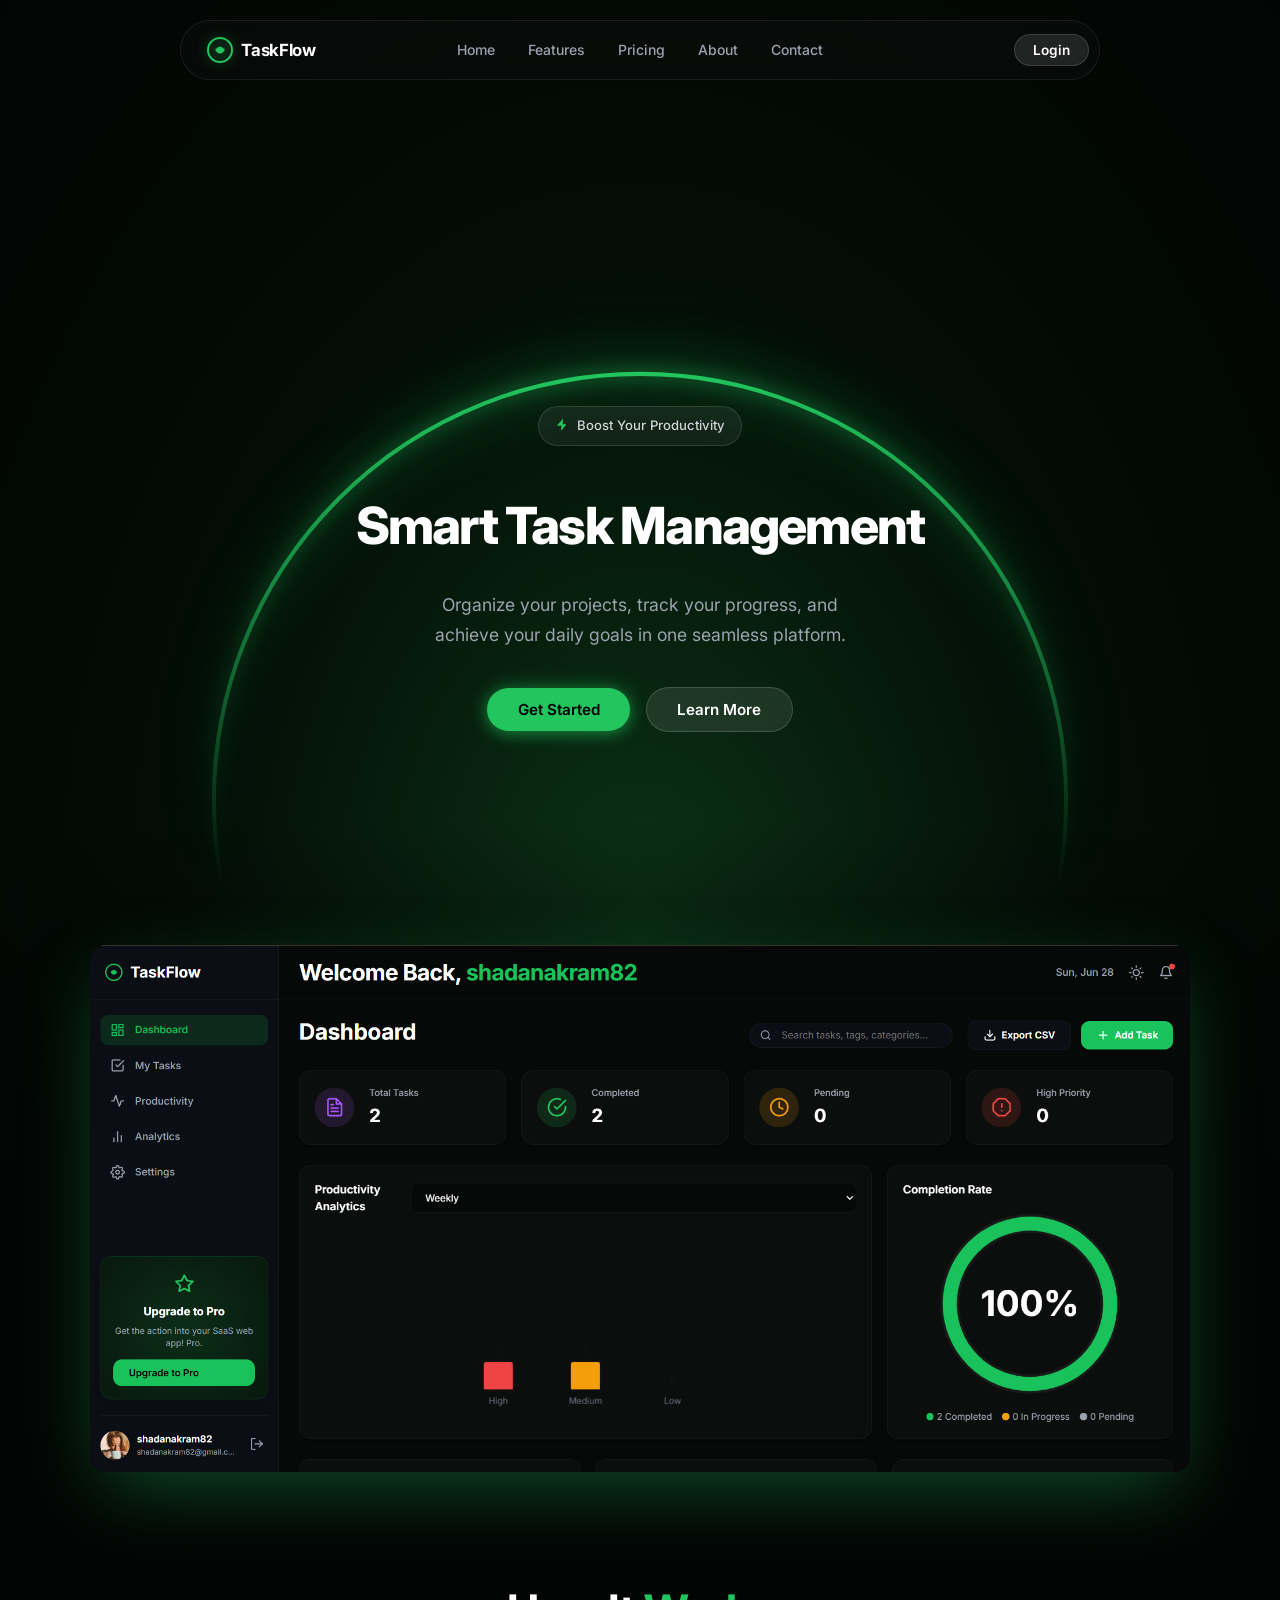
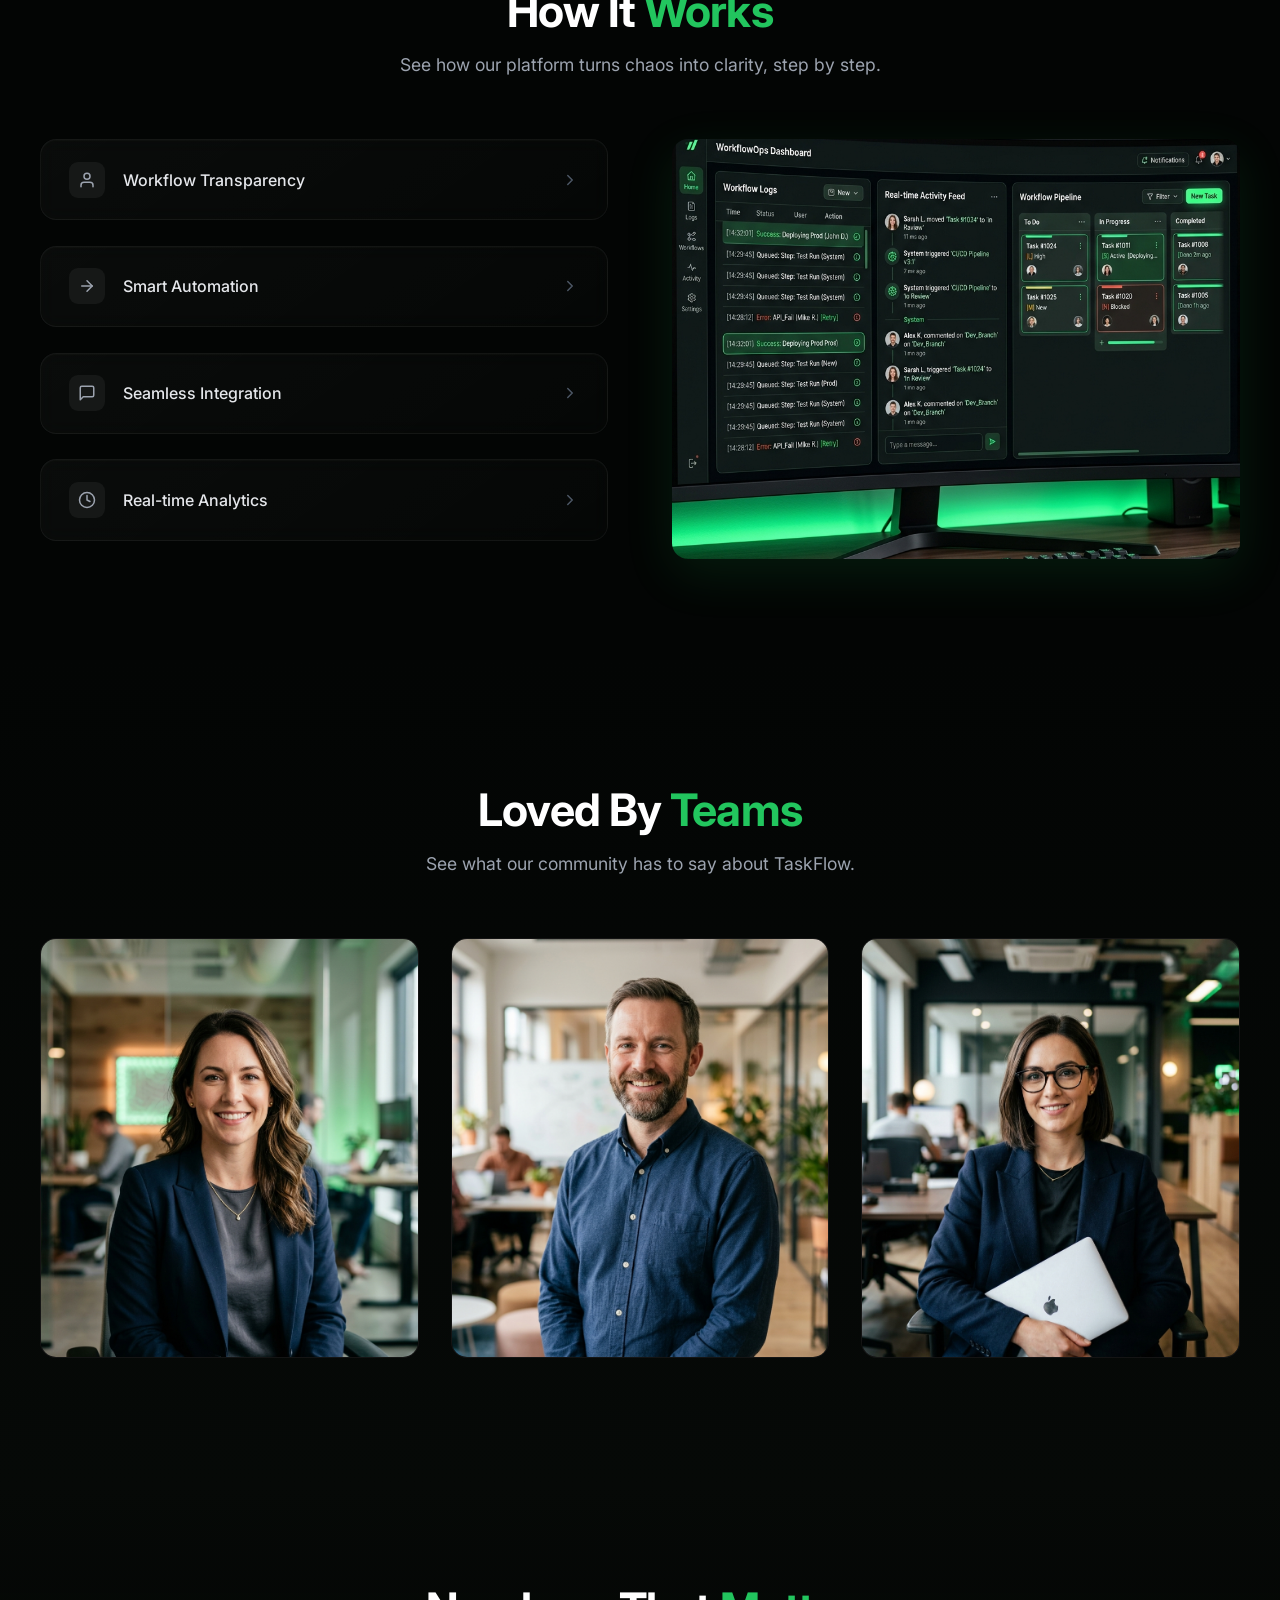
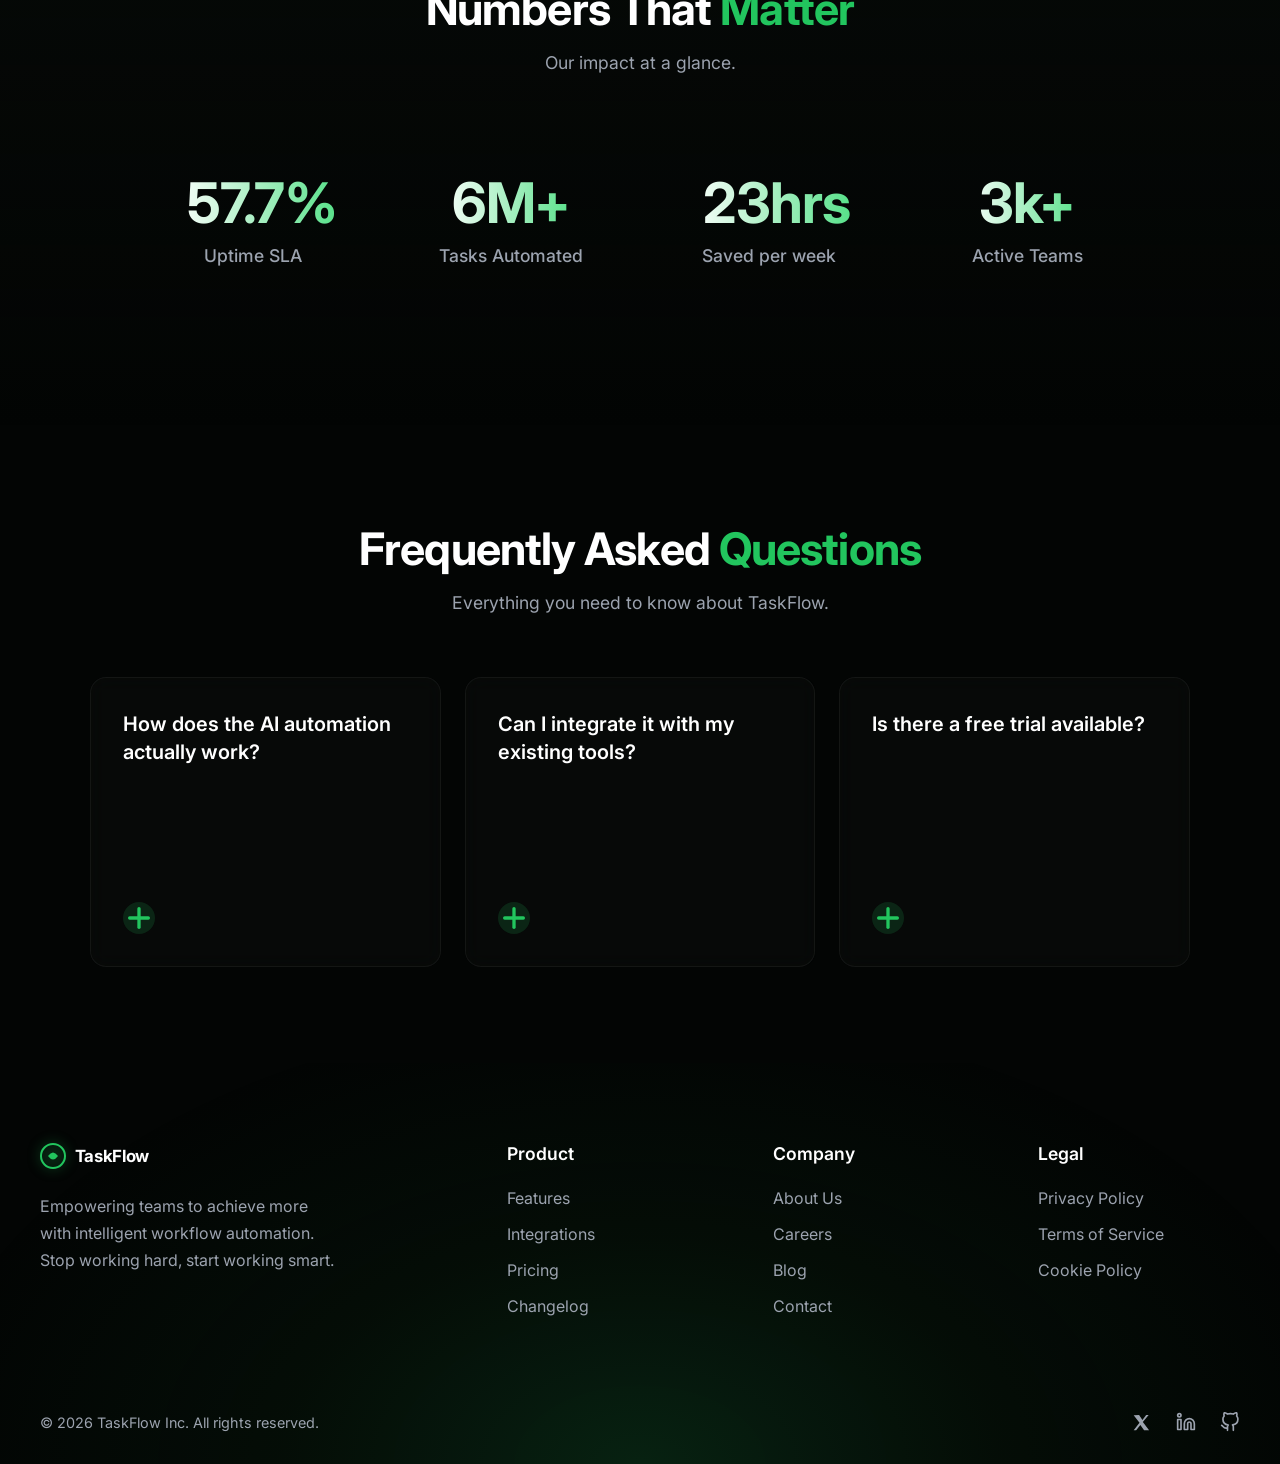
<file: index.html>
<!DOCTYPE html>
<html lang="en">

<head>
  <meta charset="UTF-8" />
  <meta name="viewport" content="width=device-width, initial-scale=1.0" />
  <title>TaskFlow – AI Workflow Automation</title>
  <meta name="description"
    content="Say goodbye to manual tasks and embrace smarter, more efficient workflows in one platform with TaskFlow AI Workflow Automation." />
  <link rel="preconnect" href="https://fonts.googleapis.com" />
  <link rel="preconnect" href="https://fonts.gstatic.com" crossorigin />
  <link href="https://fonts.googleapis.com/css2?family=Inter:wght@300;400;500;600;700;800;900&display=swap"
    rel="stylesheet" />
  <link rel="stylesheet" href="css/style.css" />
</head>

<body>

  <!-- Canvas for particle stars -->
  <canvas id="stars-canvas"></canvas>

  <!-- Canvas for moon ring particles -->
  <canvas id="moon-particles"></canvas>

  <!-- ── NAVBAR ── -->
  <nav class="navbar" id="navbar">
    <div class="nav-container">
      <a href="#" class="nav-logo" id="nav-logo">
        <span class="logo-icon">
          <svg width="26" height="26" viewBox="0 0 26 26" fill="none" xmlns="http://www.w3.org/2000/svg">
            <circle cx="13" cy="13" r="12" stroke="#22c55e" stroke-width="2" />
            <path d="M8 13 Q13 6 18 13 Q13 20 8 13Z" fill="#22c55e" />
          </svg>
        </span>
        <span class="logo-text">TaskFlow</span>
      </a>

      <ul class="nav-links" id="nav-links">
        <li><a href="#home" class="nav-link">Home</a></li>
        <li><a href="pages/features.html" class="nav-link">Features</a></li>
        <li><a href="pages/pricing.html" class="nav-link">Pricing</a></li>
        <li><a href="pages/about.html" class="nav-link">About</a></li>
        <li><a href="pages/contact.html" class="nav-link">Contact</a></li>
      </ul>

      <a href="pages/login.html" class="btn btn-nav" id="nav-cta">Login</a>

      <button class="hamburger" id="hamburger" aria-label="Toggle menu">
        <span></span><span></span><span></span>
      </button>
    </div>
  </nav>

  <!-- ── HERO ── -->
  <section class="hero" id="hero">

    <!-- Glowing orb -->
    <div class="crescent-wrapper">
      <svg class="crescent-svg" viewBox="0 0 760 760" xmlns="http://www.w3.org/2000/svg">
        <defs>
          <linearGradient id="ring-gradient" x1="0%" y1="0%" x2="0%" y2="100%">
            <stop offset="0%" stop-color="#22c55e" stop-opacity="1" />
            <stop offset="25%" stop-color="#22c55e" stop-opacity="0.6" />
            <stop offset="60%" stop-color="#22c55e" stop-opacity="0" />
          </linearGradient>
        </defs>
        <!-- Large circle ring that frames/covers all hero text -->
        <circle class="crescent-path" cx="380" cy="380" r="368" fill="transparent" stroke="url(#ring-gradient)"
          stroke-width="3.5" />
      </svg>
    </div>

    <!-- Hero content -->
    <div class="hero-content" id="hero-content">

      <div class="badge" id="badge">
        <svg class="badge-icon" viewBox="0 0 24 24" fill="none" xmlns="http://www.w3.org/2000/svg">
          <path d="M13 2L4.09 12.11c-.37.41-.09 1.06.46 1.06H11l-1 8.84 8.91-10.11c.37-.41.09-1.06-.46-1.06H13l1-8.84z"
            fill="currentColor" />
        </svg>
        <span>Boost Your Productivity</span>
      </div>

      <h1 class="hero-title" id="hero-title">
        Smart Task Management
      </h1>

      <p class="hero-subtitle" id="hero-subtitle">
        Organize your projects, track your progress, and<br />
        achieve your daily goals in one seamless platform.
      </p>

      <div class="hero-buttons" id="hero-buttons">
        <a href="pages/signup.html" class="btn btn-primary" id="btn-get-started">Get Started</a>
        <a href="#learn-more" class="btn btn-secondary" id="btn-learn-more">Learn More</a>
      </div>

    </div>
  </section>

  <!-- ── DASHBOARD PREVIEW ── -->
  <section class="dashboard-preview" id="dashboard-preview">
    <div class="dashboard-image-wrapper" id="dashboard-image-wrapper">
      <img src="assets/images/dashboard.png" alt="TaskFlow Dashboard Preview" class="dashboard-img" />
      <div class="dashboard-glow"></div>
    </div>
  </section>



  <!-- ── HOW IT WORKS / WORKFLOW SECTION ── -->
  <section class="workflow-section" id="how-it-works">
    <div
      style="text-align: center; margin-bottom: 4rem; animation: none !important; transform: none !important; transition: none !important;">
      <h2
        style="font-size: 2.8rem; font-weight: 700; color: #fff; letter-spacing: -0.02em; animation: none !important; transform: none !important; transition: none !important;">
        How It <span class="text-green">Works</span></h2>
      <p
        style="color: #9ca3af; margin-top: 1rem; font-size: 1.1rem; animation: none !important; transform: none !important; transition: none !important;">
        See how our platform turns chaos into clarity, step by step.</p>
    </div>

    <div class="workflow-container">

      <div class="interactive-content" style="margin-top: 0; display: flex; align-items: flex-start;">
        <div class="workflow-card" style="width: 100%;">

          <div class="log-item interactive-topic" data-id="1">
            <div class="log-header">
              <div class="log-icon"><svg viewBox="0 0 24 24" fill="none" stroke="currentColor" stroke-width="2"
                  stroke-linecap="round" stroke-linejoin="round">
                  <path d="M20 21v-2a4 4 0 0 0-4-4H8a4 4 0 0 0-4 4v2"></path>
                  <circle cx="12" cy="7" r="4"></circle>
                </svg></div>
              <div class="log-text">Workflow Transparency</div>
              <div class="log-arrow"><svg viewBox="0 0 24 24" fill="none" stroke="currentColor" stroke-width="2"
                  stroke-linecap="round" stroke-linejoin="round">
                  <polyline points="9 18 15 12 9 6"></polyline>
                </svg></div>
            </div>
            <div class="log-details">
              <div class="log-details-inner">
                <h3 class="log-details-title">Track Every Step With Full <br /><span class="text-green">Workflow
                    Transparency</span></h3>
                <p class="log-details-desc">Gain complete insight into what's happening at each stage. Monitor your
                  tasks in real-time, identify bottlenecks instantly, and ensure your team stays focused on high-impact
                  work.</p>
              </div>
            </div>
          </div>

          <div class="log-item interactive-topic" data-id="2">
            <div class="log-header">
              <div class="log-icon"><svg viewBox="0 0 24 24" fill="none" stroke="currentColor" stroke-width="2"
                  stroke-linecap="round" stroke-linejoin="round">
                  <line x1="5" y1="12" x2="19" y2="12"></line>
                  <polyline points="12 5 19 12 12 19"></polyline>
                </svg></div>
              <div class="log-text">Smart Automation</div>
              <div class="log-arrow"><svg viewBox="0 0 24 24" fill="none" stroke="currentColor" stroke-width="2"
                  stroke-linecap="round" stroke-linejoin="round">
                  <polyline points="9 18 15 12 9 6"></polyline>
                </svg></div>
            </div>
            <div class="log-details">
              <div class="log-details-inner">
                <h3 class="log-details-title">Automate Workflows With <br /><span class="text-green">AI
                    Intelligence</span></h3>
                <p class="log-details-desc">Say goodbye to manual data entry. Our smart triggers automatically assign
                  tasks, send emails, and update statuses based on natural language rules.</p>
              </div>
            </div>
          </div>

          <div class="log-item interactive-topic" data-id="3">
            <div class="log-header">
              <div class="log-icon"><svg viewBox="0 0 24 24" fill="none" stroke="currentColor" stroke-width="2"
                  stroke-linecap="round" stroke-linejoin="round">
                  <path d="M21 15a2 2 0 0 1-2 2H7l-4 4V5a2 2 0 0 1 2-2h14a2 2 0 0 1 2 2z"></path>
                </svg></div>
              <div class="log-text">Seamless Integration</div>
              <div class="log-arrow"><svg viewBox="0 0 24 24" fill="none" stroke="currentColor" stroke-width="2"
                  stroke-linecap="round" stroke-linejoin="round">
                  <polyline points="9 18 15 12 9 6"></polyline>
                </svg></div>
            </div>
            <div class="log-details">
              <div class="log-details-inner">
                <h3 class="log-details-title">Connect Instantly To Your <br /><span class="text-green">Favorite
                    Tools</span></h3>
                <p class="log-details-desc">Sync perfectly with Slack, Google Calendar, Notion, and more. Keep your
                  entire toolchain connected without writing a single line of code.</p>
              </div>
            </div>
          </div>

          <div class="log-item interactive-topic" data-id="4">
            <div class="log-header">
              <div class="log-icon"><svg viewBox="0 0 24 24" fill="none" stroke="currentColor" stroke-width="2"
                  stroke-linecap="round" stroke-linejoin="round">
                  <circle cx="12" cy="12" r="10"></circle>
                  <polyline points="12 6 12 12 16 14"></polyline>
                </svg></div>
              <div class="log-text">Real-time Analytics</div>
              <div class="log-arrow"><svg viewBox="0 0 24 24" fill="none" stroke="currentColor" stroke-width="2"
                  stroke-linecap="round" stroke-linejoin="round">
                  <polyline points="9 18 15 12 9 6"></polyline>
                </svg></div>
            </div>
            <div class="log-details">
              <div class="log-details-inner">
                <h3 class="log-details-title">Deep Insights Into Your <br /><span class="text-green">Team
                    Productivity</span></h3>
                <p class="log-details-desc">Visualize your workflow efficiency with beautiful, real-time charts.
                  Instantly see where your time goes and optimize your processes for maximum output.</p>
              </div>
            </div>
          </div>

        </div>
      </div>

      <div class="workflow-visual">
        <div class="workflow-card"
          style="padding: 0; background: transparent; border: none; align-items: center; justify-content: center; height: 100%; display: flex; position: relative; border-radius: 16px; overflow: hidden; box-shadow: 0 15px 50px rgba(34,197,94,0.12);">
          <img id="workflow-image" src="assets/images/feature_transparency.png" alt="Dashboard Feature"
            style="width: 100%; height: auto; max-height: 420px; object-fit: cover; border-radius: 16px; transition: opacity 0.3s ease, transform 0.3s ease; transform: scale(1.15);" />
        </div>
      </div>

    </div>
  </section>


  <!-- ── TESTIMONIALS SECTION ── -->
  <section class="testimonials" id="testimonials">
    <div style="text-align: center; margin-bottom: 4rem;">
      <h2 style="font-size: 2.8rem; font-weight: 700; color: #fff; letter-spacing: -0.02em;">Loved By <span
          class="text-green">Teams</span></h2>
      <p style="color: #9ca3af; margin-top: 1rem; font-size: 1.1rem;">See what our community has to say about TaskFlow.
      </p>
    </div>

    <div class="testimonials-grid">
      <div class="testimonial-card">
        <img src="assets/images/testimonial_sarah.png" alt="Sarah Jenkins" class="testimonial-image">
        <div class="testimonial-overlay">
          <p class="testimonial-text">"TaskFlow completely transformed how our engineering team ships features. The
            automation is flawless and the transparency is unmatched."</p>
          <div class="testimonial-author">
            <div class="author-avatar">S</div>
            <div>
              <h4 class="author-name">Sarah Jenkins</h4>
              <p class="author-role">CTO at TechCorp</p>
            </div>
          </div>
        </div>
      </div>
      <div class="testimonial-card">
        <img src="assets/images/testimonial_marcus.png" alt="Marcus Ray" class="testimonial-image">
        <div class="testimonial-overlay">
          <p class="testimonial-text">"We saved over 40 hours a week just by replacing our manual processes with
            TaskFlow's smart logic. It's like having a digital assistant."</p>
          <div class="testimonial-author">
            <div class="author-avatar">M</div>
            <div>
              <h4 class="author-name">Marcus Ray</h4>
              <p class="author-role">Operations Manager</p>
            </div>
          </div>
        </div>
      </div>
      <div class="testimonial-card">
        <img src="assets/images/testimonial_elena.png" alt="Elena Rossi" class="testimonial-image">
        <div class="testimonial-overlay">
          <p class="testimonial-text">"The real-time analytics finally gave us the visibility we needed to optimize our
            remote workforce. Absolutely essential tool."</p>
          <div class="testimonial-author">
            <div class="author-avatar">E</div>
            <div>
              <h4 class="author-name">Elena Rossi</h4>
              <p class="author-role">Product Lead</p>
            </div>
          </div>
        </div>
      </div>
    </div>
  </section>

  <!-- ── STATS SECTION ── -->
  <section class="stats" id="stats">
    <div style="text-align: center; margin-bottom: 4rem;">
      <h2 style="font-size: 2.8rem; font-weight: 700; color: #fff; letter-spacing: -0.02em;">Numbers That <span
          class="text-green">Matter</span></h2>
      <p style="color: #9ca3af; margin-top: 1rem; font-size: 1.1rem;">Our impact at a glance.</p>
    </div>

    <div class="stats-grid">
      <div class="stat-card">
        <h3 class="stat-number"><span class="counter" data-target="99.9">0</span>%</h3>
        <p class="stat-label">Uptime SLA</p>
      </div>
      <div class="stat-card">
        <h3 class="stat-number"><span class="counter" data-target="10">0</span>M+</h3>
        <p class="stat-label">Tasks Automated</p>
      </div>
      <div class="stat-card">
        <h3 class="stat-number"><span class="counter" data-target="40">0</span>hrs</h3>
        <p class="stat-label">Saved per week</p>
      </div>
      <div class="stat-card">
        <h3 class="stat-number"><span class="counter" data-target="5">0</span>k+</h3>
        <p class="stat-label">Active Teams</p>
      </div>
    </div>
  </section>

  <!-- ── FAQS SECTION ── -->
  <section class="faqs" id="faqs">
    <div style="text-align: center; margin-bottom: 4rem;">
      <h2 style="font-size: 2.8rem; font-weight: 700; color: #fff; letter-spacing: -0.02em;">Frequently Asked <span
          class="text-green">Questions</span></h2>
      <p style="color: #9ca3af; margin-top: 1rem; font-size: 1.1rem;">Everything you need to know about TaskFlow.</p>
    </div>

    <div class="faq-container faq-grid">
      <div class="faq-card">
        <h3 class="faq-card-question">How does the AI automation actually work?</h3>
        <div class="faq-card-answer">
          <p>TaskFlow uses natural language processing to understand your goals and builds the automation logic
            instantly behind the scenes.</p>
        </div>
        <div class="faq-spacer"></div>
        <div class="faq-card-toggle">
          <svg viewBox="0 0 24 24" fill="none" stroke="currentColor" stroke-width="2.5" stroke-linecap="round"
            stroke-linejoin="round">
            <line x1="12" y1="5" x2="12" y2="19"></line>
            <line x1="5" y1="12" x2="19" y2="12"></line>
          </svg>
        </div>
      </div>

      <div class="faq-card">
        <h3 class="faq-card-question">Can I integrate it with my existing tools?</h3>
        <div class="faq-card-answer">
          <p>Yes! TaskFlow offers 1-click integrations with over 50 popular tools including Slack, Google Workspace, and
            Notion.</p>
        </div>
        <div class="faq-spacer"></div>
        <div class="faq-card-toggle">
          <svg viewBox="0 0 24 24" fill="none" stroke="currentColor" stroke-width="2.5" stroke-linecap="round"
            stroke-linejoin="round">
            <line x1="12" y1="5" x2="12" y2="19"></line>
            <line x1="5" y1="12" x2="19" y2="12"></line>
          </svg>
        </div>
      </div>

      <div class="faq-card">
        <h3 class="faq-card-question">Is there a free trial available?</h3>
        <div class="faq-card-answer">
          <p>Yes, we offer a fully-featured 14-day free trial on all our plans. No credit card is required to sign up.
          </p>
        </div>
        <div class="faq-spacer"></div>
        <div class="faq-card-toggle">
          <svg viewBox="0 0 24 24" fill="none" stroke="currentColor" stroke-width="2.5" stroke-linecap="round"
            stroke-linejoin="round">
            <line x1="12" y1="5" x2="12" y2="19"></line>
            <line x1="5" y1="12" x2="19" y2="12"></line>
          </svg>
        </div>
      </div>
    </div>
  </section>

  <!-- ── FOOTER ── -->
  <footer class="footer">
    <div class="footer-container">
      <div class="footer-brand reveal-up">
        <a href="#" class="nav-logo" style="margin-bottom: 1rem;">
          <span class="logo-icon">
            <svg width="26" height="26" viewBox="0 0 26 26" fill="none" xmlns="http://www.w3.org/2000/svg">
              <circle cx="13" cy="13" r="12" stroke="#22c55e" stroke-width="2" />
              <path d="M8 13 Q13 6 18 13 Q13 20 8 13Z" fill="#22c55e" />
            </svg>
          </span>
          <span class="logo-text">TaskFlow</span>
        </a>
        <p class="footer-desc">Empowering teams to achieve more with intelligent workflow automation. Stop working hard,
          start working smart.</p>
      </div>

      <div class="footer-links-group reveal-up delay-1">
        <h4 class="footer-title">Product</h4>
        <ul class="footer-links">
          <li><a href="#">Features</a></li>
          <li><a href="#">Integrations</a></li>
          <li><a href="pages/pricing.html">Pricing</a></li>
          <li><a href="#">Changelog</a></li>
        </ul>
      </div>

      <div class="footer-links-group reveal-up delay-2">
        <h4 class="footer-title">Company</h4>
        <ul class="footer-links">
          <li><a href="pages/about.html">About Us</a></li>
          <li><a href="#">Careers</a></li>
          <li><a href="#">Blog</a></li>
          <li><a href="pages/contact.html">Contact</a></li>
        </ul>
      </div>

      <div class="footer-links-group reveal-up delay-3">
        <h4 class="footer-title">Legal</h4>
        <ul class="footer-links">
          <li><a href="#">Privacy Policy</a></li>
          <li><a href="#">Terms of Service</a></li>
          <li><a href="#">Cookie Policy</a></li>
        </ul>
      </div>
    </div>

    <div class="footer-bottom reveal-up">
      <p>&copy; 2026 TaskFlow Inc. All rights reserved.</p>
      <div class="social-links">
        <a href="#" aria-label="Twitter"><svg viewBox="0 0 24 24" fill="none" stroke="currentColor" stroke-width="2"
            stroke-linecap="round" stroke-linejoin="round">
            <path
              d="M2 4l7 9-7 9h3l5-6.5 4.5 6.5h6l-7.5-10 7-8.5h-3l-4.5 6-4-6z" fill="currentColor" stroke="none">
            </path>
          </svg></a>
        <a href="#" aria-label="LinkedIn"><svg viewBox="0 0 24 24" fill="none" stroke="currentColor" stroke-width="2"
            stroke-linecap="round" stroke-linejoin="round">
            <path d="M16 8a6 6 0 0 1 6 6v7h-4v-7a2 2 0 0 0-2-2 2 2 0 0 0-2 2v7h-4v-7a6 6 0 0 1 6-6z"></path>
            <rect x="2" y="9" width="4" height="12"></rect>
            <circle cx="4" cy="4" r="2"></circle>
          </svg></a>
        <a href="#" aria-label="GitHub"><svg viewBox="0 0 24 24" fill="none" stroke="currentColor" stroke-width="2"
            stroke-linecap="round" stroke-linejoin="round">
            <path
              d="M9 19c-5 1.5-5-2.5-7-3m14 6v-3.87a3.37 3.37 0 0 0-.94-2.61c3.14-.35 6.44-1.54 6.44-7A5.44 5.44 0 0 0 20 4.77 5.07 5.07 0 0 0 19.91 1S18.73.65 16 2.48a13.38 13.38 0 0 0-7 0C6.27.65 5.09 1 5.09 1A5.07 5.07 0 0 0 5 4.77a5.44 5.44 0 0 0-1.5 3.78c0 5.42 3.3 6.61 6.44 7A3.37 3.37 0 0 0 9 18.13V22">
            </path>
          </svg></a>
      </div>
    </div>
  </footer>

  <!-- Scroll to Top Button -->
  <button id="scrollToTopBtn" class="scroll-to-top" aria-label="Scroll to top">
    <svg viewBox="0 0 24 24" fill="none" stroke="currentColor" stroke-width="2.5" stroke-linecap="round" stroke-linejoin="round">
      <polyline points="18 15 12 9 6 15"></polyline>
    </svg>
  </button>

  <script src="js/script.js"></script>
  <script src="js/scroll-to-top.js"></script>
</body>

</html>
</file>
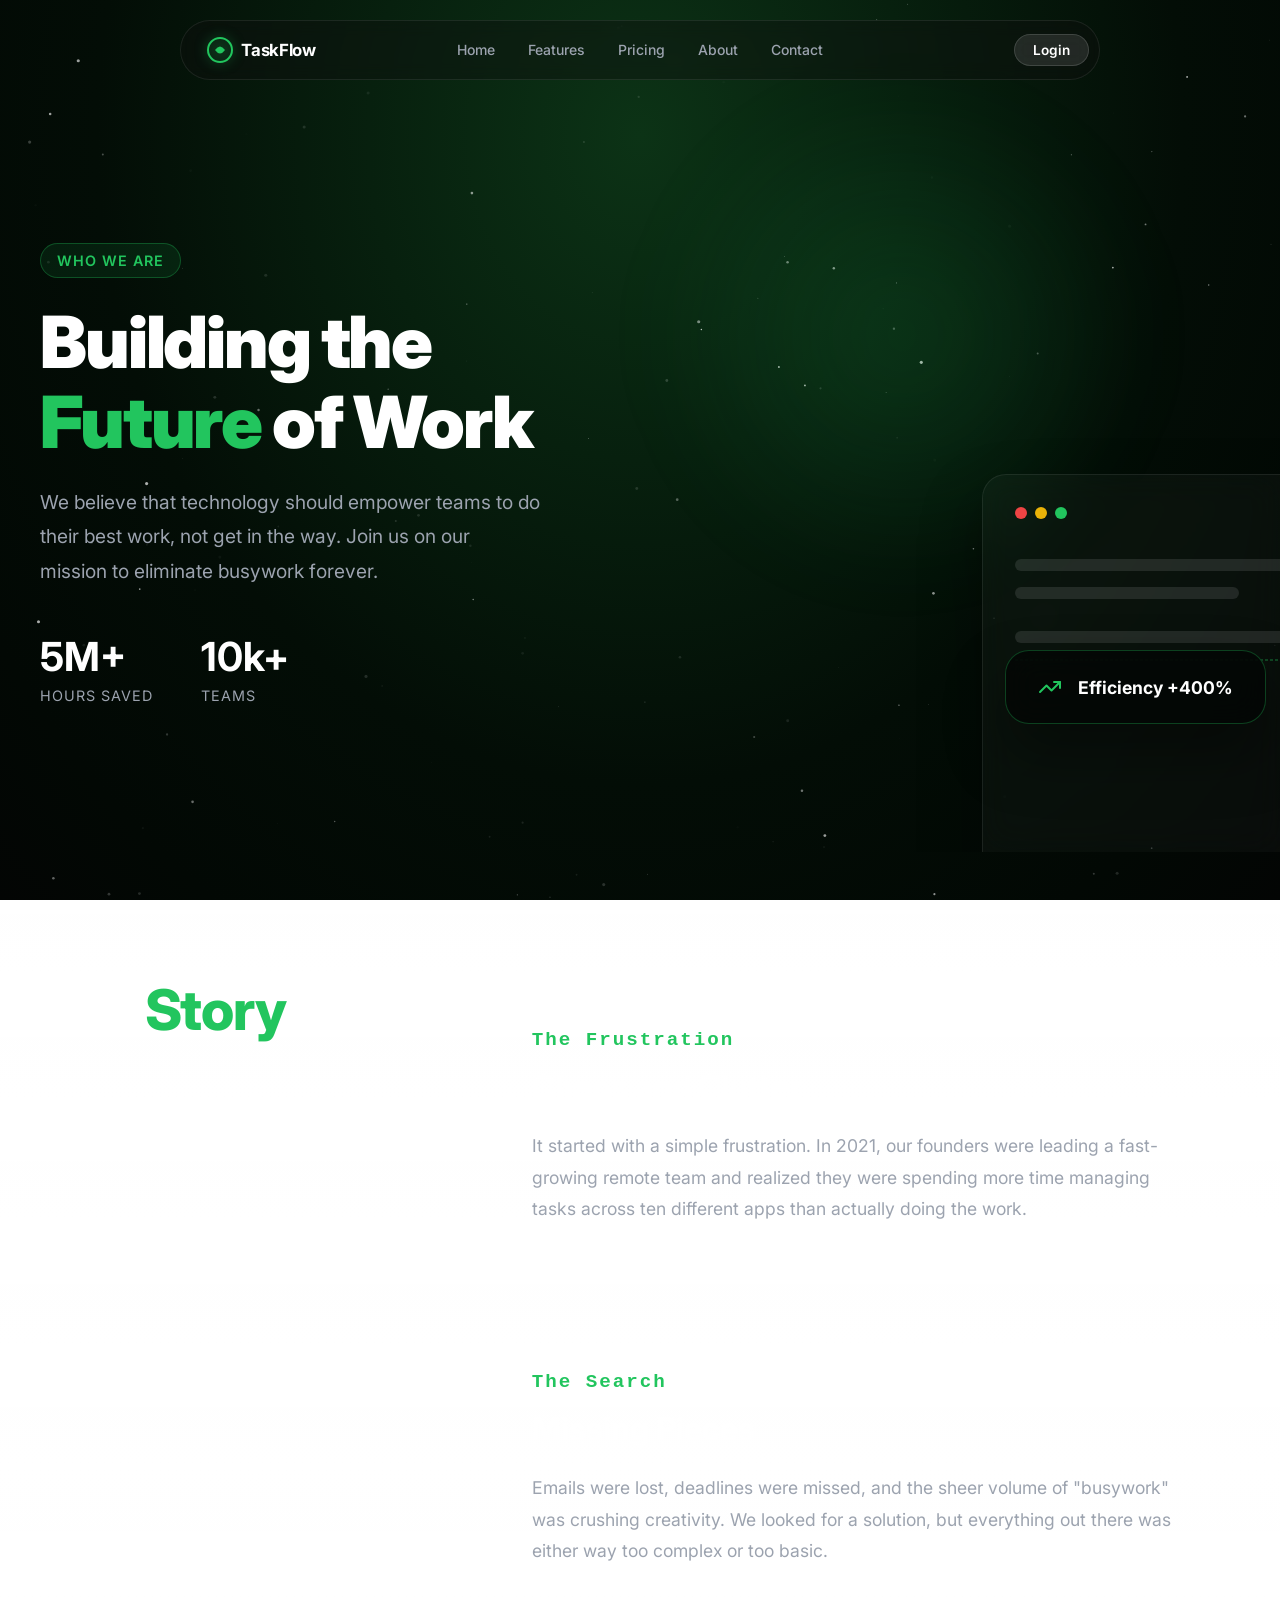
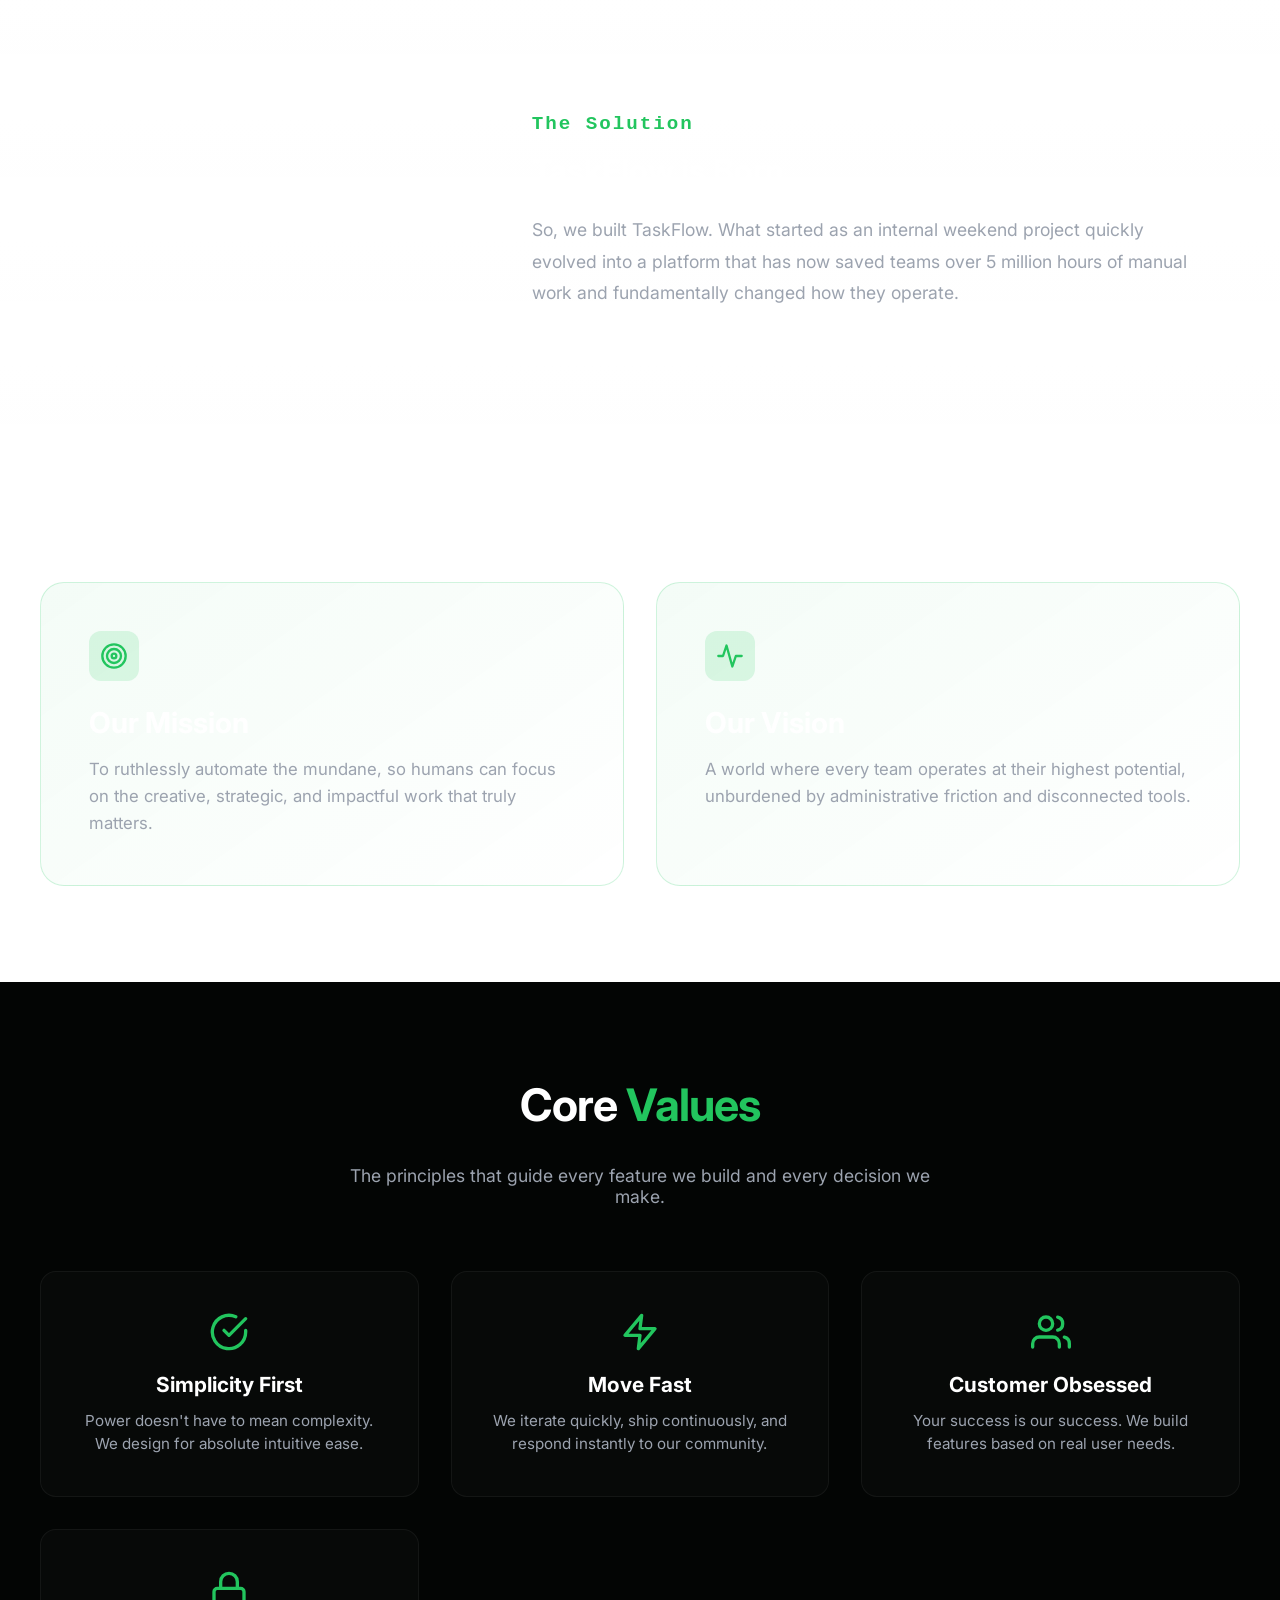
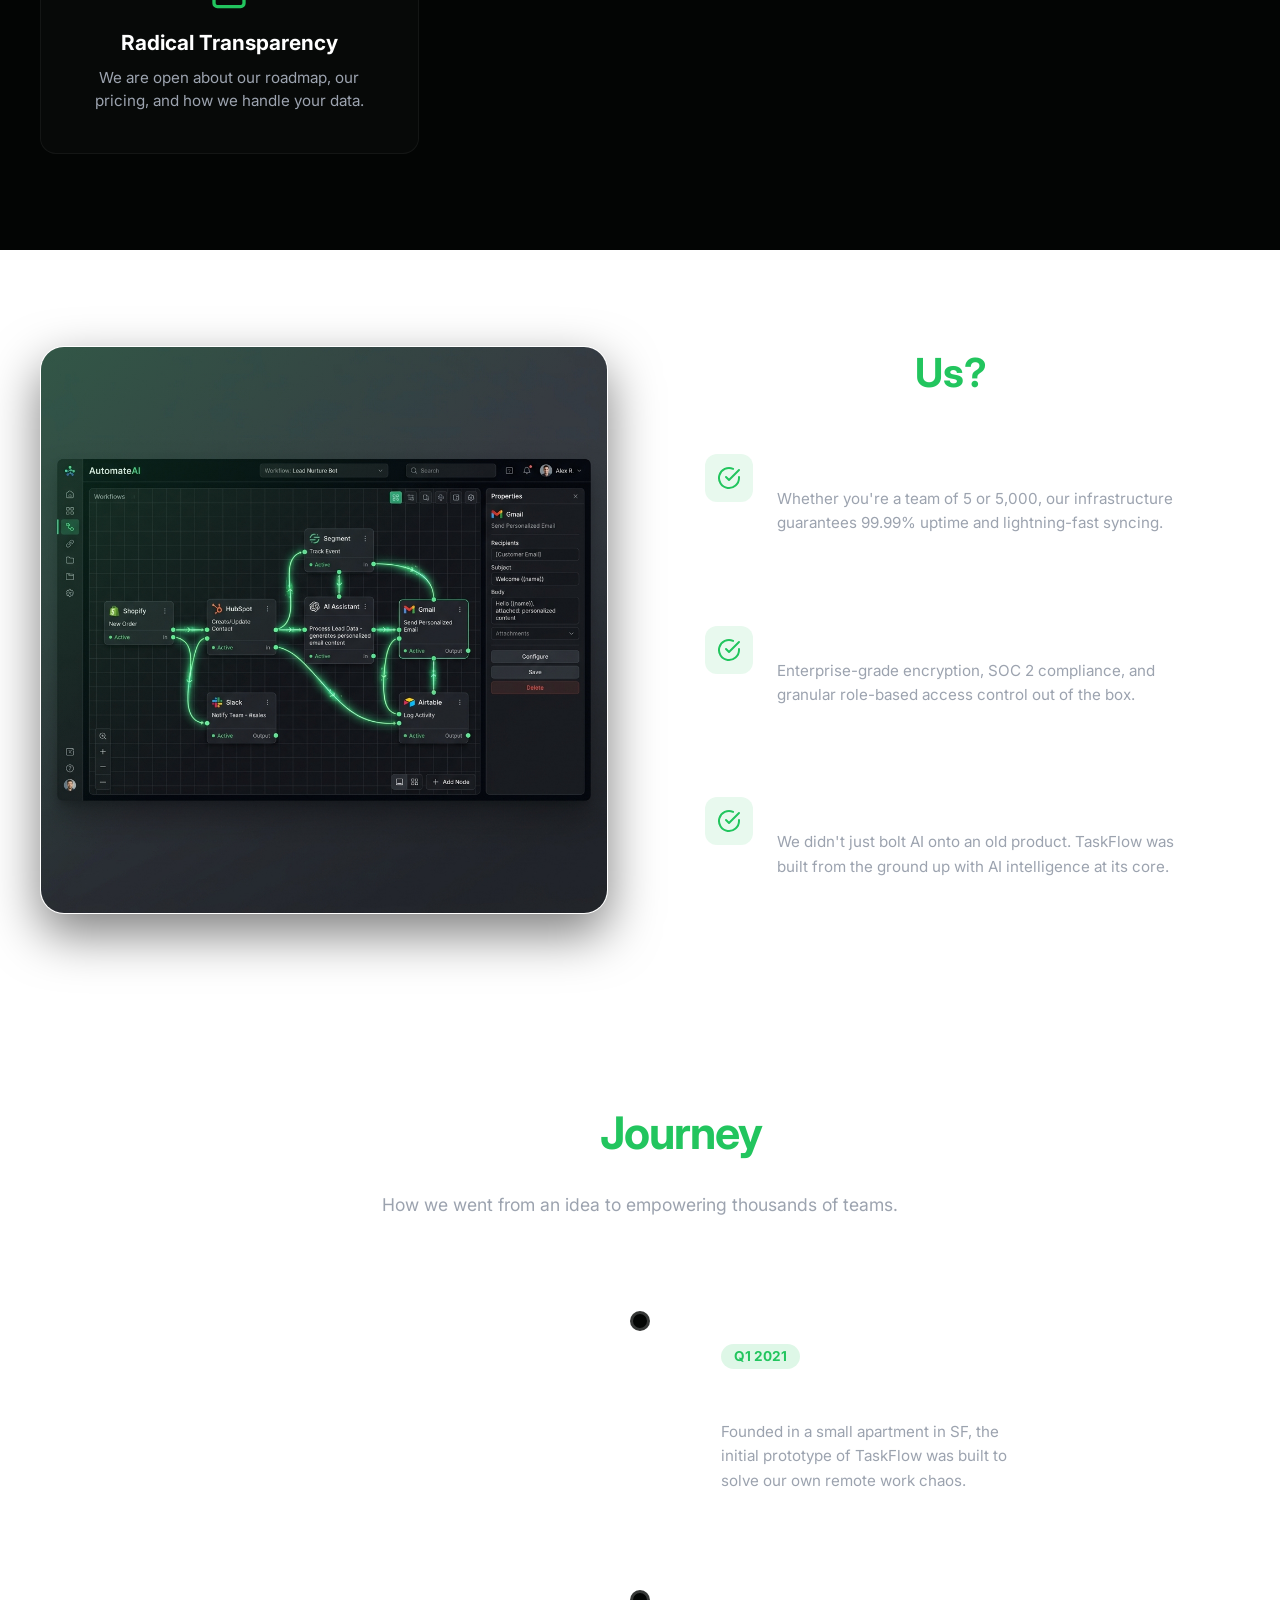
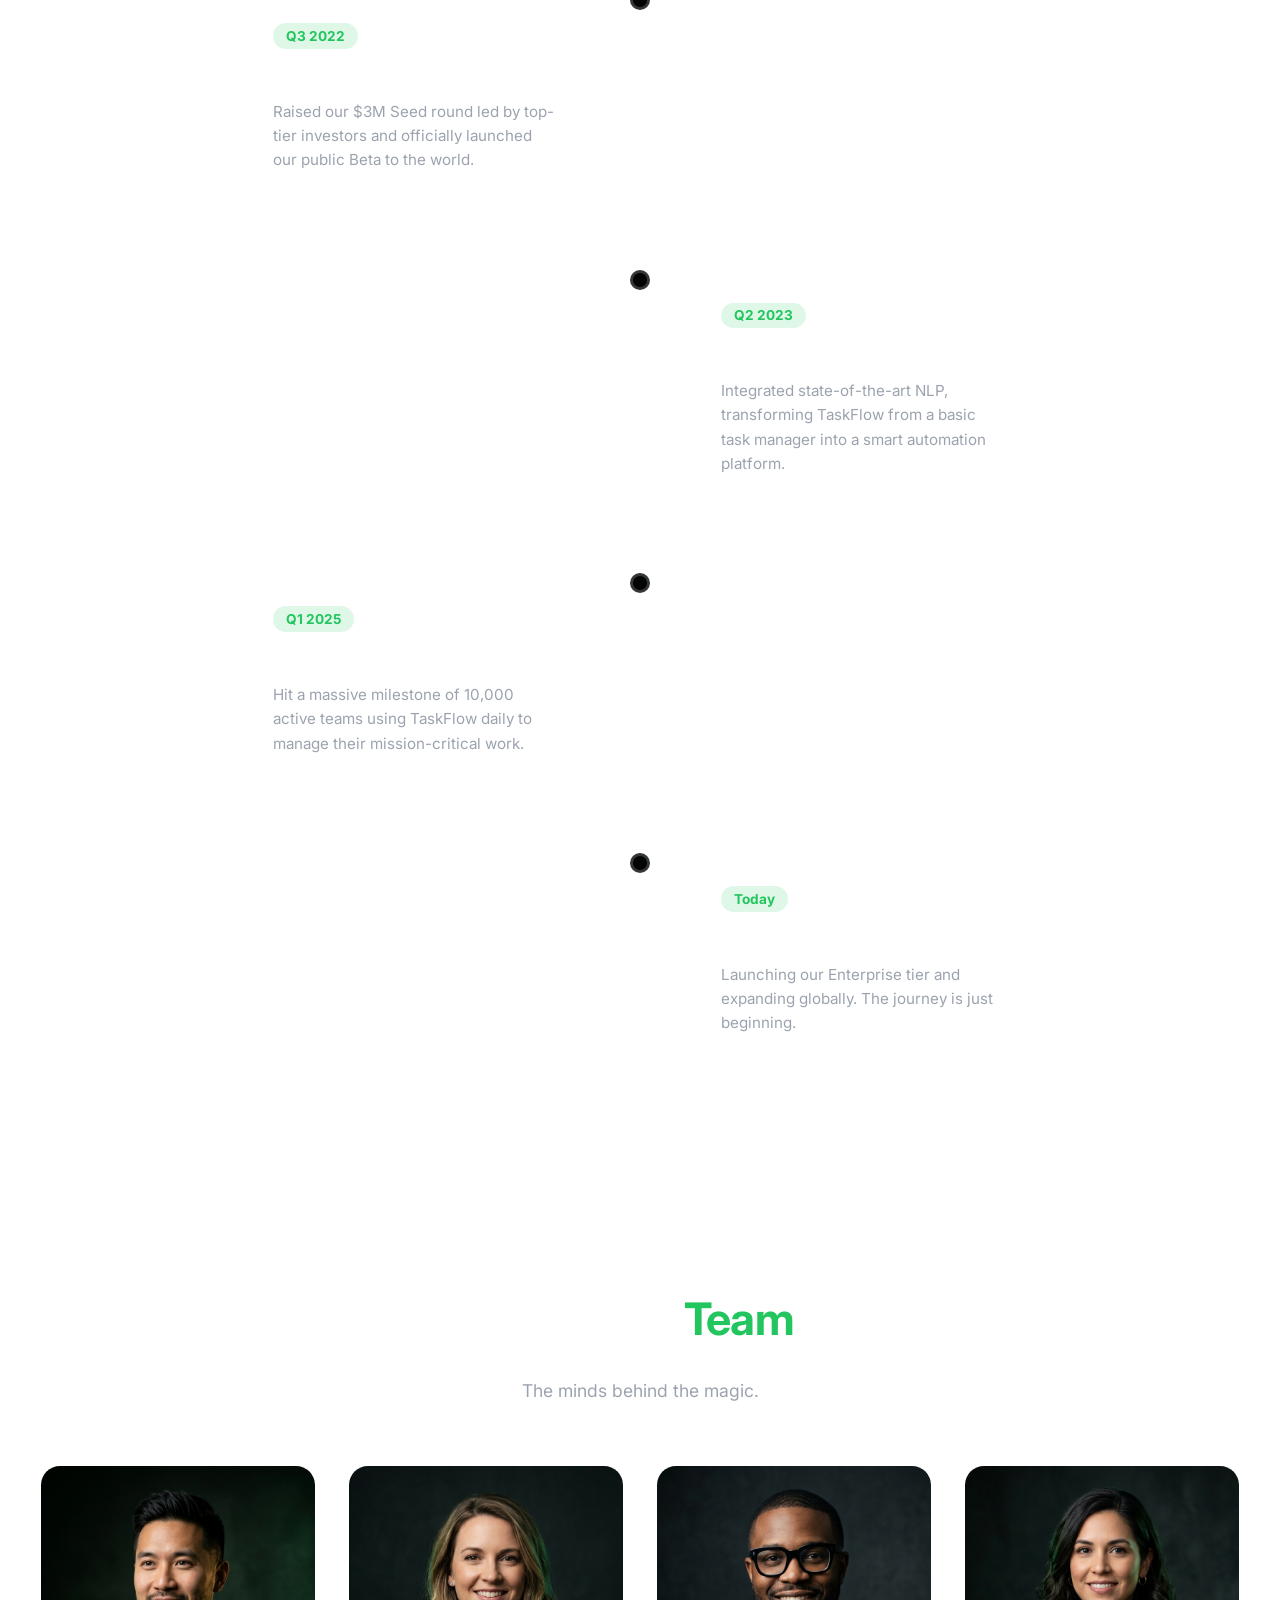
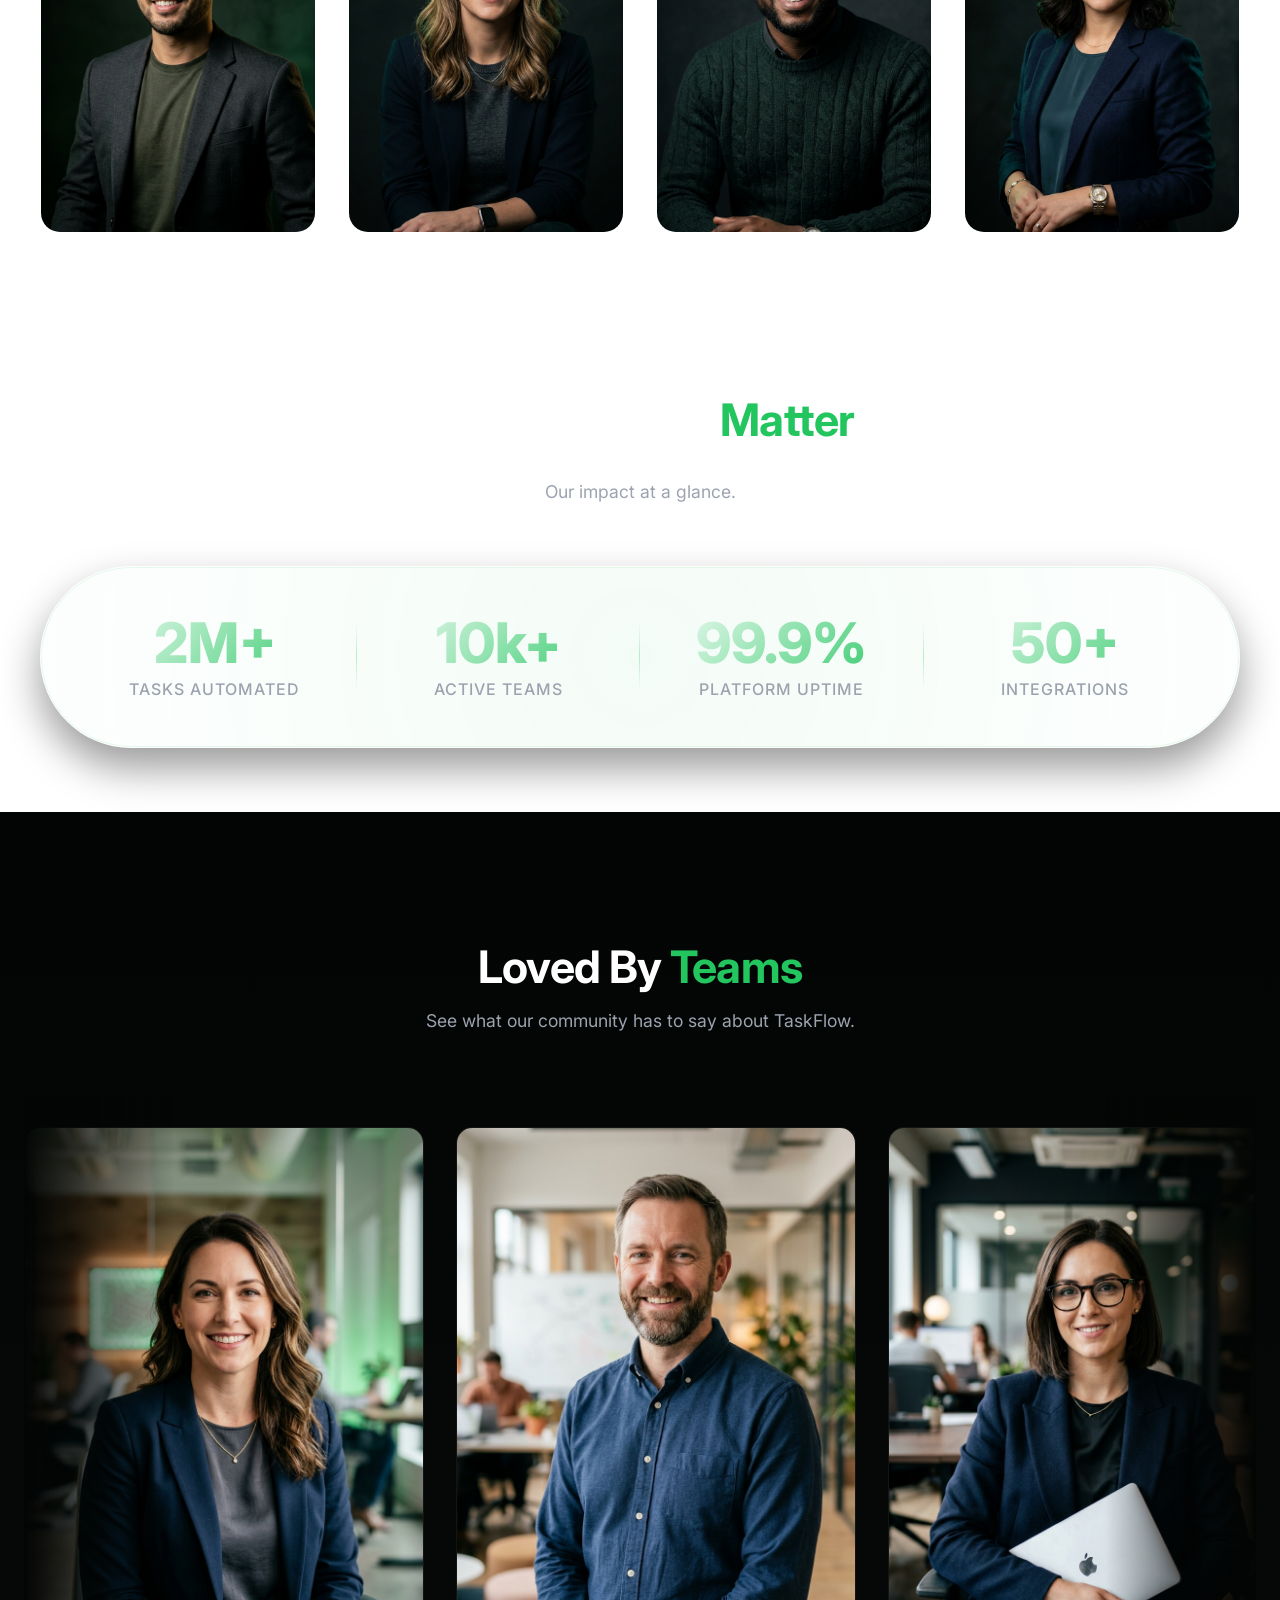
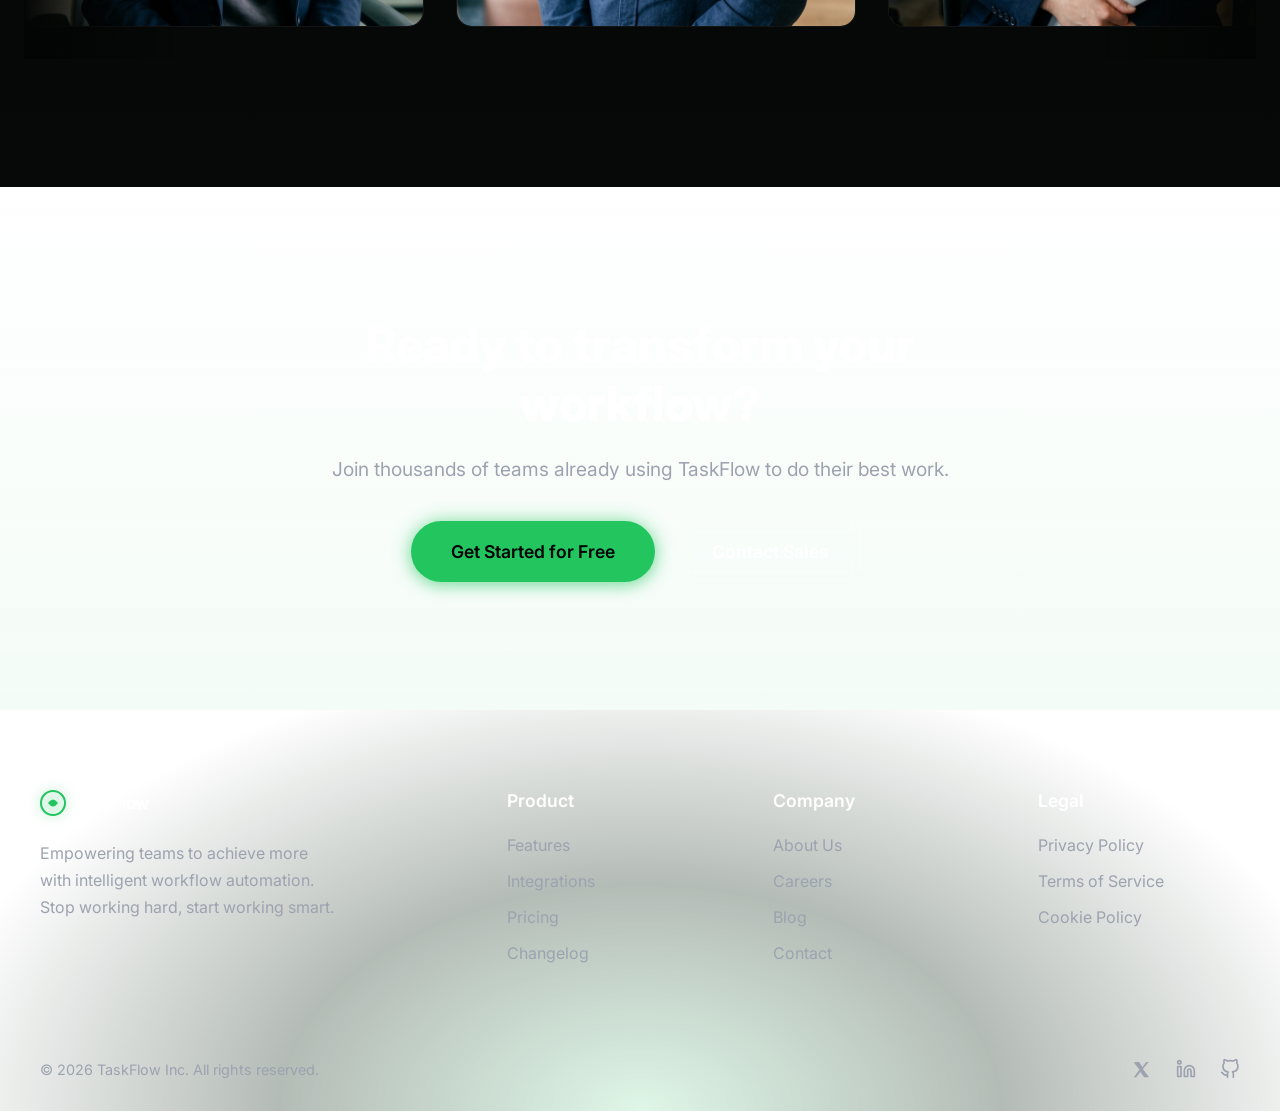
<file: pages/about.html>
<!DOCTYPE html>
<html lang="en">
<head>
  <meta charset="UTF-8" />
  <meta name="viewport" content="width=device-width, initial-scale=1.0" />
  <title>TaskFlow – About Us</title>
  <meta name="description" content="Discover the story behind TaskFlow and meet the team building the future of productivity." />
  <link rel="preconnect" href="https://fonts.googleapis.com" />
  <link rel="preconnect" href="https://fonts.gstatic.com" crossorigin />
  <link href="https://fonts.googleapis.com/css2?family=Inter:wght@300;400;500;600;700;800;900&display=swap" rel="stylesheet" />
  <link rel="stylesheet" href="../css/style.css" />
  <link rel="stylesheet" href="../css/about.css" />
</head>
<body>

  <!-- Canvas for particle stars -->
  <canvas id="stars-canvas"></canvas>

  <!-- ── NAVBAR ── -->
  <nav class="navbar" id="navbar">
    <div class="nav-container">
      <a href="../index.html" class="nav-logo" id="nav-logo">
        <span class="logo-icon">
          <svg width="26" height="26" viewBox="0 0 26 26" fill="none" xmlns="http://www.w3.org/2000/svg">
            <circle cx="13" cy="13" r="12" stroke="#22c55e" stroke-width="2"/>
            <path d="M8 13 Q13 6 18 13 Q13 20 8 13Z" fill="#22c55e"/>
          </svg>
        </span>
        <span class="logo-text">TaskFlow</span>
      </a>

      <ul class="nav-links" id="nav-links">
        <li><a href="../index.html" class="nav-link">Home</a></li>
        <li><a href="features.html" class="nav-link">Features</a></li>
        <li><a href="pricing.html" class="nav-link">Pricing</a></li>
        <li><a href="about.html" class="nav-link">About</a></li>
        <li><a href="contact.html" class="nav-link">Contact</a></li>
      </ul>

      <a href="login.html" class="btn btn-nav" id="nav-cta">Login</a>

      <button class="hamburger" id="hamburger" aria-label="Toggle menu">
        <span></span><span></span><span></span>
      </button>
    </div>
  </nav>

  <!-- ── 1. UNIQUE HERO ── -->
  <section class="about-hero-unique">
    <div class="hero-glow-orb"></div>
    <div class="about-hero-grid">
      <div class="about-hero-content">
        <div class="hero-badge reveal-up">Who We Are</div>
        <h1 class="about-title-huge reveal-up delay-1">Building the <br/><span class="text-green">Future</span> of Work</h1>
        <p class="about-subtitle-large reveal-up delay-2">
          We believe that technology should empower teams to do their best work, not get in the way. Join us on our mission to eliminate busywork forever.
        </p>
        <div class="hero-stats-inline reveal-up delay-3">
          <div class="inline-stat"><strong>5M+</strong> <span>Hours Saved</span></div>
          <div class="inline-stat"><strong>10k+</strong> <span>Teams</span></div>
        </div>
      </div>
      <div class="about-hero-visuals">
        <div class="glass-panel main-panel reveal-up delay-2">
          <div class="panel-header">
            <div class="dot red"></div><div class="dot yellow"></div><div class="dot green"></div>
          </div>
          <div class="panel-body">
            <div class="skeleton-line w-80" style="margin-bottom: 1rem;"></div>
            <div class="skeleton-line w-60" style="margin-bottom: 2rem;"></div>
            <div class="skeleton-line w-90" style="margin-bottom: 1rem;"></div>
            <div class="skeleton-box"></div>
          </div>
        </div>
        <div class="glass-panel sub-panel reveal-up delay-4">
          <svg width="24" height="24" viewBox="0 0 24 24" fill="none" stroke="#22c55e" stroke-width="2" stroke-linecap="round" stroke-linejoin="round"><polyline points="22 7 13.5 15.5 8.5 10.5 2 17"></polyline><polyline points="16 7 22 7 22 13"></polyline></svg>
          <h4>Efficiency +400%</h4>
        </div>
      </div>
    </div>
  </section>

  <!-- ── 2. UNIQUE STORY ── -->
  <section class="story-section-unique">
    <div class="story-grid">
      <div class="story-left">
        <h2 class="sticky-title">Our <span class="text-green">Story</span></h2>
        <div class="story-indicator"></div>
      </div>
      <div class="story-right">
        <div class="story-card reveal-up">
          <span class="story-year">The Frustration</span>
          <h3>Chaos and Clutter</h3>
          <p>It started with a simple frustration. In 2021, our founders were leading a fast-growing remote team and realized they were spending more time managing tasks across ten different apps than actually doing the work.</p>
        </div>
        <div class="story-card reveal-up">
          <span class="story-year">The Search</span>
          <h3>Missing Pieces</h3>
          <p>Emails were lost, deadlines were missed, and the sheer volume of "busywork" was crushing creativity. We looked for a solution, but everything out there was either way too complex or too basic.</p>
        </div>
        <div class="story-card reveal-up">
          <span class="story-year">The Solution</span>
          <h3>TaskFlow is Born</h3>
          <p>So, we built TaskFlow. What started as an internal weekend project quickly evolved into a platform that has now saved teams over 5 million hours of manual work and fundamentally changed how they operate.</p>
        </div>
      </div>
    </div>
  </section>

  <!-- ── 3. MISSION & VISION ── -->
  <section class="mission-vision">
    <div class="mv-grid">
      <div class="mv-card">
        <div class="mv-icon">
          <svg viewBox="0 0 24 24" width="28" height="28" fill="none" stroke="currentColor" stroke-width="2" stroke-linecap="round" stroke-linejoin="round"><circle cx="12" cy="12" r="10"></circle><circle cx="12" cy="12" r="6"></circle><circle cx="12" cy="12" r="2"></circle></svg>
        </div>
        <h3>Our Mission</h3>
        <p>To ruthlessly automate the mundane, so humans can focus on the creative, strategic, and impactful work that truly matters.</p>
      </div>
      <div class="mv-card">
        <div class="mv-icon">
          <svg viewBox="0 0 24 24" width="28" height="28" fill="none" stroke="currentColor" stroke-width="2" stroke-linecap="round" stroke-linejoin="round"><path d="M2 12h4l3-9 5 18 3-9h5"></path></svg>
        </div>
        <h3>Our Vision</h3>
        <p>A world where every team operates at their highest potential, unburdened by administrative friction and disconnected tools.</p>
      </div>
    </div>
  </section>

  <!-- ── 4. CORE VALUES ── -->
  <section class="values-section">
    <div class="section-header">
      <h2>Core <span class="text-green">Values</span></h2>
      <p>The principles that guide every feature we build and every decision we make.</p>
    </div>
    <div class="values-grid">
      <div class="value-card">
        <svg class="value-icon" width="40" height="40" viewBox="0 0 24 24" fill="none" stroke="currentColor" stroke-width="2" stroke-linecap="round" stroke-linejoin="round"><path d="M22 11.08V12a10 10 0 1 1-5.93-9.14"></path><polyline points="22 4 12 14.01 9 11.01"></polyline></svg>
        <h3>Simplicity First</h3>
        <p>Power doesn't have to mean complexity. We design for absolute intuitive ease.</p>
      </div>
      <div class="value-card">
        <svg class="value-icon" width="40" height="40" viewBox="0 0 24 24" fill="none" stroke="currentColor" stroke-width="2" stroke-linecap="round" stroke-linejoin="round"><polygon points="13 2 3 14 12 14 11 22 21 10 12 10 13 2"></polygon></svg>
        <h3>Move Fast</h3>
        <p>We iterate quickly, ship continuously, and respond instantly to our community.</p>
      </div>
      <div class="value-card">
        <svg class="value-icon" width="40" height="40" viewBox="0 0 24 24" fill="none" stroke="currentColor" stroke-width="2" stroke-linecap="round" stroke-linejoin="round"><path d="M17 21v-2a4 4 0 0 0-4-4H5a4 4 0 0 0-4 4v2"></path><circle cx="9" cy="7" r="4"></circle><path d="M23 21v-2a4 4 0 0 0-3-3.87"></path><path d="M16 3.13a4 4 0 0 1 0 7.75"></path></svg>
        <h3>Customer Obsessed</h3>
        <p>Your success is our success. We build features based on real user needs.</p>
      </div>
      <div class="value-card">
        <svg class="value-icon" width="40" height="40" viewBox="0 0 24 24" fill="none" stroke="currentColor" stroke-width="2" stroke-linecap="round" stroke-linejoin="round"><rect x="3" y="11" width="18" height="11" rx="2" ry="2"></rect><path d="M7 11V7a5 5 0 0 1 10 0v4"></path></svg>
        <h3>Radical Transparency</h3>
        <p>We are open about our roadmap, our pricing, and how we handle your data.</p>
      </div>
    </div>
  </section>

  <!-- ── 5. WHY CHOOSE US ── -->
  <section class="why-section">
    <div class="why-grid">
      <div class="why-image-wrapper">
        <img src="../assets/images/feature_automation.png" alt="TaskFlow Platform" />
      </div>
      <div class="why-content">
        <h2 style="font-size: 2.5rem; font-weight: 700; color: #fff; margin-bottom: 1.5rem;">Why Choose <span class="text-green">Us?</span></h2>
        <div class="why-features-container">
          <div class="why-feature-card reveal-up">
            <div class="why-icon-box">
              <svg width="24" height="24" viewBox="0 0 24 24" fill="none" stroke="currentColor" stroke-width="2" stroke-linecap="round" stroke-linejoin="round"><path d="M22 11.08V12a10 10 0 1 1-5.93-9.14"></path><polyline points="22 4 12 14.01 9 11.01"></polyline></svg>
            </div>
            <div>
              <h4>Built for Scale</h4>
              <p>Whether you're a team of 5 or 5,000, our infrastructure guarantees 99.99% uptime and lightning-fast syncing.</p>
            </div>
          </div>
          
          <div class="why-feature-card reveal-up delay-1">
            <div class="why-icon-box">
              <svg width="24" height="24" viewBox="0 0 24 24" fill="none" stroke="currentColor" stroke-width="2" stroke-linecap="round" stroke-linejoin="round"><path d="M22 11.08V12a10 10 0 1 1-5.93-9.14"></path><polyline points="22 4 12 14.01 9 11.01"></polyline></svg>
            </div>
            <div>
              <h4>Unmatched Security</h4>
              <p>Enterprise-grade encryption, SOC 2 compliance, and granular role-based access control out of the box.</p>
            </div>
          </div>
          
          <div class="why-feature-card reveal-up delay-2">
            <div class="why-icon-box">
              <svg width="24" height="24" viewBox="0 0 24 24" fill="none" stroke="currentColor" stroke-width="2" stroke-linecap="round" stroke-linejoin="round"><path d="M22 11.08V12a10 10 0 1 1-5.93-9.14"></path><polyline points="22 4 12 14.01 9 11.01"></polyline></svg>
            </div>
            <div>
              <h4>AI Native</h4>
              <p>We didn't just bolt AI onto an old product. TaskFlow was built from the ground up with AI intelligence at its core.</p>
            </div>
          </div>
        </div>
      </div>
    </div>
  </section>

  <!-- ── 6. JOURNEY TIMELINE ── -->
  <section class="timeline-section">
    <div class="section-header">
      <h2>Our <span class="text-green">Journey</span></h2>
      <p>How we went from an idea to empowering thousands of teams.</p>
    </div>
    
    <div class="timeline">
      <div class="timeline-progress"></div>
      
      <div class="timeline-item">
        <div class="timeline-node"></div>
        <div class="timeline-content">
          <span class="timeline-year">Q1 2021</span>
          <h3>The Spark</h3>
          <p>Founded in a small apartment in SF, the initial prototype of TaskFlow was built to solve our own remote work chaos.</p>
        </div>
      </div>

      <div class="timeline-item">
        <div class="timeline-node"></div>
        <div class="timeline-content">
          <span class="timeline-year">Q3 2022</span>
          <h3>Seed Funding</h3>
          <p>Raised our $3M Seed round led by top-tier investors and officially launched our public Beta to the world.</p>
        </div>
      </div>

      <div class="timeline-item">
        <div class="timeline-node"></div>
        <div class="timeline-content">
          <span class="timeline-year">Q2 2023</span>
          <h3>The AI Pivot</h3>
          <p>Integrated state-of-the-art NLP, transforming TaskFlow from a basic task manager into a smart automation platform.</p>
        </div>
      </div>

      <div class="timeline-item">
        <div class="timeline-node"></div>
        <div class="timeline-content">
          <span class="timeline-year">Q1 2025</span>
          <h3>10,000 Teams</h3>
          <p>Hit a massive milestone of 10,000 active teams using TaskFlow daily to manage their mission-critical work.</p>
        </div>
      </div>
      
      <div class="timeline-item">
        <div class="timeline-node"></div>
        <div class="timeline-content">
          <span class="timeline-year">Today</span>
          <h3>The Future</h3>
          <p>Launching our Enterprise tier and expanding globally. The journey is just beginning.</p>
        </div>
      </div>
    </div>
  </section>

  <!-- ── 7. TEAM ── -->
  <section class="team-section">
    <div class="section-header">
      <h2>Meet The <span class="text-green">Team</span></h2>
      <p>The minds behind the magic.</p>
    </div>
    <div class="team-grid">
      <!-- Team Member 1 -->
      <div class="team-card">
        <div class="team-photo">
          <img src="../assets/images/team_alex.png" alt="Alex Chen">
        </div>
        <div class="team-info">
          <h3>Alex Chen</h3>
          <p>Co-Founder & CEO</p>
          <div class="team-social">
            <a href="#"><svg width="18" height="18" viewBox="0 0 24 24" fill="none" stroke="currentColor" stroke-width="2"><path d="M2 4l7 9-7 9h3l5-6.5 4.5 6.5h6l-7.5-10 7-8.5h-3l-4.5 6-4-6z" fill="currentColor" stroke="none"></path></svg></a>
            <a href="#"><svg width="18" height="18" viewBox="0 0 24 24" fill="none" stroke="currentColor" stroke-width="2"><path d="M16 8a6 6 0 0 1 6 6v7h-4v-7a2 2 0 0 0-2-2 2 2 0 0 0-2 2v7h-4v-7a6 6 0 0 1 6-6z"></path><rect x="2" y="9" width="4" height="12"></rect><circle cx="4" cy="4" r="2"></circle></svg></a>
          </div>
        </div>
      </div>
      <!-- Team Member 2 -->
      <div class="team-card">
        <div class="team-photo">
          <img src="../assets/images/team_samantha.png" alt="Samantha Wright">
        </div>
        <div class="team-info">
          <h3>Samantha Wright</h3>
          <p>Co-Founder & CTO</p>
          <div class="team-social">
            <a href="#"><svg width="18" height="18" viewBox="0 0 24 24" fill="none" stroke="currentColor" stroke-width="2"><path d="M2 4l7 9-7 9h3l5-6.5 4.5 6.5h6l-7.5-10 7-8.5h-3l-4.5 6-4-6z" fill="currentColor" stroke="none"></path></svg></a>
            <a href="#"><svg width="18" height="18" viewBox="0 0 24 24" fill="none" stroke="currentColor" stroke-width="2"><path d="M16 8a6 6 0 0 1 6 6v7h-4v-7a2 2 0 0 0-2-2 2 2 0 0 0-2 2v7h-4v-7a6 6 0 0 1 6-6z"></path><rect x="2" y="9" width="4" height="12"></rect><circle cx="4" cy="4" r="2"></circle></svg></a>
          </div>
        </div>
      </div>
      <!-- Team Member 3 -->
      <div class="team-card">
        <div class="team-photo">
          <img src="../assets/images/team_david.png" alt="David Kim">
        </div>
        <div class="team-info">
          <h3>David Kim</h3>
          <p>Head of Design</p>
          <div class="team-social">
            <a href="#"><svg width="18" height="18" viewBox="0 0 24 24" fill="none" stroke="currentColor" stroke-width="2"><path d="M2 4l7 9-7 9h3l5-6.5 4.5 6.5h6l-7.5-10 7-8.5h-3l-4.5 6-4-6z" fill="currentColor" stroke="none"></path></svg></a>
            <a href="#"><svg width="18" height="18" viewBox="0 0 24 24" fill="none" stroke="currentColor" stroke-width="2"><path d="M16 8a6 6 0 0 1 6 6v7h-4v-7a2 2 0 0 0-2-2 2 2 0 0 0-2 2v7h-4v-7a6 6 0 0 1 6-6z"></path><rect x="2" y="9" width="4" height="12"></rect><circle cx="4" cy="4" r="2"></circle></svg></a>
          </div>
        </div>
      </div>
      <!-- Team Member 4 -->
      <div class="team-card">
        <div class="team-photo">
          <img src="../assets/images/team_maria.png" alt="Maria Gonzalez">
        </div>
        <div class="team-info">
          <h3>Maria Gonzalez</h3>
          <p>VP of Engineering</p>
          <div class="team-social">
            <a href="#"><svg width="18" height="18" viewBox="0 0 24 24" fill="none" stroke="currentColor" stroke-width="2"><path d="M2 4l7 9-7 9h3l5-6.5 4.5 6.5h6l-7.5-10 7-8.5h-3l-4.5 6-4-6z" fill="currentColor" stroke="none"></path></svg></a>
            <a href="#"><svg width="18" height="18" viewBox="0 0 24 24" fill="none" stroke="currentColor" stroke-width="2"><path d="M16 8a6 6 0 0 1 6 6v7h-4v-7a2 2 0 0 0-2-2 2 2 0 0 0-2 2v7h-4v-7a6 6 0 0 1 6-6z"></path><rect x="2" y="9" width="4" height="12"></rect><circle cx="4" cy="4" r="2"></circle></svg></a>
          </div>
        </div>
      </div>
    </div>
  </section>

  <!-- ── 8. STATS (Custom Horizontal) ── -->
  <section class="about-stats" id="stats">
    <div class="section-header">
      <h2>Numbers That <span class="text-green">Matter</span></h2>
      <p>Our impact at a glance.</p>
    </div>
    
    <div class="about-stats-banner">
      <div class="about-stat-item">
        <div class="about-stat-number">2M+</div>
        <div class="about-stat-label">Tasks Automated</div>
      </div>
      <div class="about-stat-item">
        <div class="about-stat-number">10k+</div>
        <div class="about-stat-label">Active Teams</div>
      </div>
      <div class="about-stat-item">
        <div class="about-stat-number">99.9%</div>
        <div class="about-stat-label">Platform Uptime</div>
      </div>
      <div class="about-stat-item">
        <div class="about-stat-number">50+</div>
        <div class="about-stat-label">Integrations</div>
      </div>
    </div>
  </section>

  <!-- ── 9. TESTIMONIALS (Reused from Home) ── -->
  <section class="testimonials" id="testimonials">
    <div style="text-align: center; margin-bottom: 4rem;">
      <h2 style="font-size: 2.8rem; font-weight: 700; color: #fff; letter-spacing: -0.02em;">Loved By <span class="text-green">Teams</span></h2>
      <p style="color: #9ca3af; margin-top: 1rem; font-size: 1.1rem;">See what our community has to say about TaskFlow.</p>
    </div>
    
    <div class="testimonials-marquee-wrapper">
      <div class="testimonials-marquee">
        <!-- ── SET 1 ── -->
        <div class="testimonial-card">
          <img src="../assets/images/testimonial_sarah.png" alt="Sarah Jenkins" class="testimonial-image">
          <div class="testimonial-overlay">
            <p class="testimonial-text">"TaskFlow completely transformed how our engineering team ships features. The automation is flawless and the transparency is unmatched."</p>
            <div class="testimonial-author">
              <div class="author-avatar">S</div>
              <div>
                <h4>Sarah Jenkins</h4>
                <span>VP Engineering, TechCorp</span>
              </div>
            </div>
          </div>
        </div>

        <div class="testimonial-card">
          <img src="../assets/images/testimonial_marcus.png" alt="Marcus Ray" class="testimonial-image">
          <div class="testimonial-overlay">
            <p class="testimonial-text">"We saved over 40 hours a week just by replacing our manual processes with TaskFlow's smart logic. It's like having a digital assistant."</p>
            <div class="testimonial-author">
              <div class="author-avatar">M</div>
              <div>
                <h4>Marcus Ray</h4>
                <span>Operations Director, ScaleUp</span>
              </div>
            </div>
          </div>
        </div>

        <div class="testimonial-card">
          <img src="../assets/images/testimonial_elena.png" alt="Elena Rossi" class="testimonial-image">
          <div class="testimonial-overlay">
            <p class="testimonial-text">"The real-time analytics finally gave us the visibility we needed to optimize our remote workforce. Absolutely essential tool."</p>
            <div class="testimonial-author">
              <div class="author-avatar">E</div>
              <div>
                <h4>Elena Rossi</h4>
                <span>Product Lead, Innovate</span>
              </div>
            </div>
          </div>
        </div>

        <div class="testimonial-card">
          <img src="../assets/images/testimonial_david.png" alt="David Chen" class="testimonial-image">
          <div class="testimonial-overlay">
            <p class="testimonial-text">"From day one, TaskFlow felt like it was built specifically for our workflow. The customizability is simply off the charts."</p>
            <div class="testimonial-author">
              <div class="author-avatar">D</div>
              <div>
                <h4>David Chen</h4>
                <span>CEO, StartUp Labs</span>
              </div>
            </div>
          </div>
        </div>

        <div class="testimonial-card">
          <img src="../assets/images/testimonial_aisha.png" alt="Aisha Khan" class="testimonial-image">
          <div class="testimonial-overlay">
            <p class="testimonial-text">"I've tried every project management tool under the sun. TaskFlow is the only one that didn't feel like a chore to use."</p>
            <div class="testimonial-author">
              <div class="author-avatar">A</div>
              <div>
                <h4>Aisha Khan</h4>
                <span>Product Manager, TechFlow</span>
              </div>
            </div>
          </div>
        </div>

        <!-- ── SET 2 (Duplicated for Infinite Scroll) ── -->
        <div class="testimonial-card">
          <img src="../assets/images/testimonial_sarah.png" alt="Sarah Jenkins" class="testimonial-image">
          <div class="testimonial-overlay">
            <p class="testimonial-text">"TaskFlow completely transformed how our engineering team ships features. The automation is flawless and the transparency is unmatched."</p>
            <div class="testimonial-author">
              <div class="author-avatar">S</div>
              <div>
                <h4>Sarah Jenkins</h4>
                <span>VP Engineering, TechCorp</span>
              </div>
            </div>
          </div>
        </div>

        <div class="testimonial-card">
          <img src="../assets/images/testimonial_marcus.png" alt="Marcus Ray" class="testimonial-image">
          <div class="testimonial-overlay">
            <p class="testimonial-text">"We saved over 40 hours a week just by replacing our manual processes with TaskFlow's smart logic. It's like having a digital assistant."</p>
            <div class="testimonial-author">
              <div class="author-avatar">M</div>
              <div>
                <h4>Marcus Ray</h4>
                <span>Operations Director, ScaleUp</span>
              </div>
            </div>
          </div>
        </div>

        <div class="testimonial-card">
          <img src="../assets/images/testimonial_elena.png" alt="Elena Rossi" class="testimonial-image">
          <div class="testimonial-overlay">
            <p class="testimonial-text">"The real-time analytics finally gave us the visibility we needed to optimize our remote workforce. Absolutely essential tool."</p>
            <div class="testimonial-author">
              <div class="author-avatar">E</div>
              <div>
                <h4>Elena Rossi</h4>
                <span>Product Lead, Innovate</span>
              </div>
            </div>
          </div>
        </div>

        <div class="testimonial-card">
          <img src="../assets/images/testimonial_david.png" alt="David Chen" class="testimonial-image">
          <div class="testimonial-overlay">
            <p class="testimonial-text">"From day one, TaskFlow felt like it was built specifically for our workflow. The customizability is simply off the charts."</p>
            <div class="testimonial-author">
              <div class="author-avatar">D</div>
              <div>
                <h4>David Chen</h4>
                <span>CEO, StartUp Labs</span>
              </div>
            </div>
          </div>
        </div>

        <div class="testimonial-card">
          <img src="../assets/images/testimonial_aisha.png" alt="Aisha Khan" class="testimonial-image">
          <div class="testimonial-overlay">
            <p class="testimonial-text">"I've tried every project management tool under the sun. TaskFlow is the only one that didn't feel like a chore to use."</p>
            <div class="testimonial-author">
              <div class="author-avatar">A</div>
              <div>
                <h4>Aisha Khan</h4>
                <span>Product Manager, TechFlow</span>
              </div>
            </div>
          </div>
        </div>
      </div>
    </div>
  </section>

  <!-- ── 10. CTA ── -->
  <section class="cta-section">
    <div class="cta-container">
      <h2>Ready to transform your workflow?</h2>
      <p>Join thousands of teams already using TaskFlow to do their best work.</p>
      <div class="cta-buttons">
        <a href="signup.html" class="btn btn-primary btn-large">Get Started for Free</a>
        <a href="contact.html" class="btn btn-secondary btn-large" style="background: transparent; border: 1px solid rgba(255,255,255,0.2); color: #fff;">Contact Sales</a>
      </div>
    </div>
  </section>

  <!-- ── 11. FOOTER ── -->
  <footer class="footer">
    <div class="footer-container">
      <div class="footer-brand reveal-up">
        <a href="#" class="nav-logo">
          <span class="logo-icon">
            <svg width="26" height="26" viewBox="0 0 26 26" fill="none" xmlns="http://www.w3.org/2000/svg">
              <circle cx="13" cy="13" r="12" stroke="#22c55e" stroke-width="2"/>
              <path d="M8 13 Q13 6 18 13 Q13 20 8 13Z" fill="#22c55e"/>
            </svg>
          </span>
          <span class="logo-text">TaskFlow</span>
        </a>
        <p class="footer-desc">Empowering teams to achieve more with intelligent workflow automation. Stop working hard, start working smart.</p>
      </div>
      
      <div class="footer-links-group reveal-up delay-1">
        <h4 class="footer-title">Product</h4>
        <ul class="footer-links">
          <li><a href="features.html">Features</a></li>
          <li><a href="#">Integrations</a></li>
          <li><a href="pricing.html">Pricing</a></li>
          <li><a href="#">Changelog</a></li>
        </ul>
      </div>

      <div class="footer-links-group reveal-up delay-2">
        <h4 class="footer-title">Company</h4>
        <ul class="footer-links">
          <li><a href="about.html">About Us</a></li>
          <li><a href="#">Careers</a></li>
          <li><a href="#">Blog</a></li>
          <li><a href="contact.html">Contact</a></li>
        </ul>
      </div>

      <div class="footer-links-group reveal-up delay-3">
        <h4 class="footer-title">Legal</h4>
        <ul class="footer-links">
          <li><a href="#">Privacy Policy</a></li>
          <li><a href="#">Terms of Service</a></li>
          <li><a href="#">Cookie Policy</a></li>
        </ul>
      </div>
    </div>
    
    <div class="footer-bottom reveal-up">
      <p>&copy; 2026 TaskFlow Inc. All rights reserved.</p>
      <div class="social-links">
        <a href="#" aria-label="Twitter"><svg viewBox="0 0 24 24" fill="none" stroke="currentColor" stroke-width="2" stroke-linecap="round" stroke-linejoin="round"><path d="M2 4l7 9-7 9h3l5-6.5 4.5 6.5h6l-7.5-10 7-8.5h-3l-4.5 6-4-6z" fill="currentColor" stroke="none"></path></svg></a>
        <a href="#" aria-label="LinkedIn"><svg viewBox="0 0 24 24" fill="none" stroke="currentColor" stroke-width="2" stroke-linecap="round" stroke-linejoin="round"><path d="M16 8a6 6 0 0 1 6 6v7h-4v-7a2 2 0 0 0-2-2 2 2 0 0 0-2 2v7h-4v-7a6 6 0 0 1 6-6z"></path><rect x="2" y="9" width="4" height="12"></rect><circle cx="4" cy="4" r="2"></circle></svg></a>
        <a href="#" aria-label="GitHub"><svg viewBox="0 0 24 24" fill="none" stroke="currentColor" stroke-width="2" stroke-linecap="round" stroke-linejoin="round"><path d="M9 19c-5 1.5-5-2.5-7-3m14 6v-3.87a3.37 3.37 0 0 0-.94-2.61c3.14-.35 6.44-1.54 6.44-7A5.44 5.44 0 0 0 20 4.77 5.07 5.07 0 0 0 19.91 1S18.73.65 16 2.48a13.38 13.38 0 0 0-7 0C6.27.65 5.09 1 5.09 1A5.07 5.07 0 0 0 5 4.77a5.44 5.44 0 0 0-1.5 3.78c0 5.42 3.3 6.61 6.44 7A3.37 3.37 0 0 0 9 18.13V22"></path></svg></a>
      </div>
    </div>
  </footer>

  <script src="../js/script.js"></script>
  <script src="../js/about.js"></script>

  <!-- Scroll to Top Button -->
  <button id="scrollToTopBtn" class="scroll-to-top" aria-label="Scroll to top">
    <svg viewBox="0 0 24 24" fill="none" stroke="currentColor" stroke-width="2.5" stroke-linecap="round" stroke-linejoin="round">
      <polyline points="18 15 12 9 6 15"></polyline>
    </svg>
  </button>
  <script src="../js/scroll-to-top.js"></script>
</body>
</html>
</file>
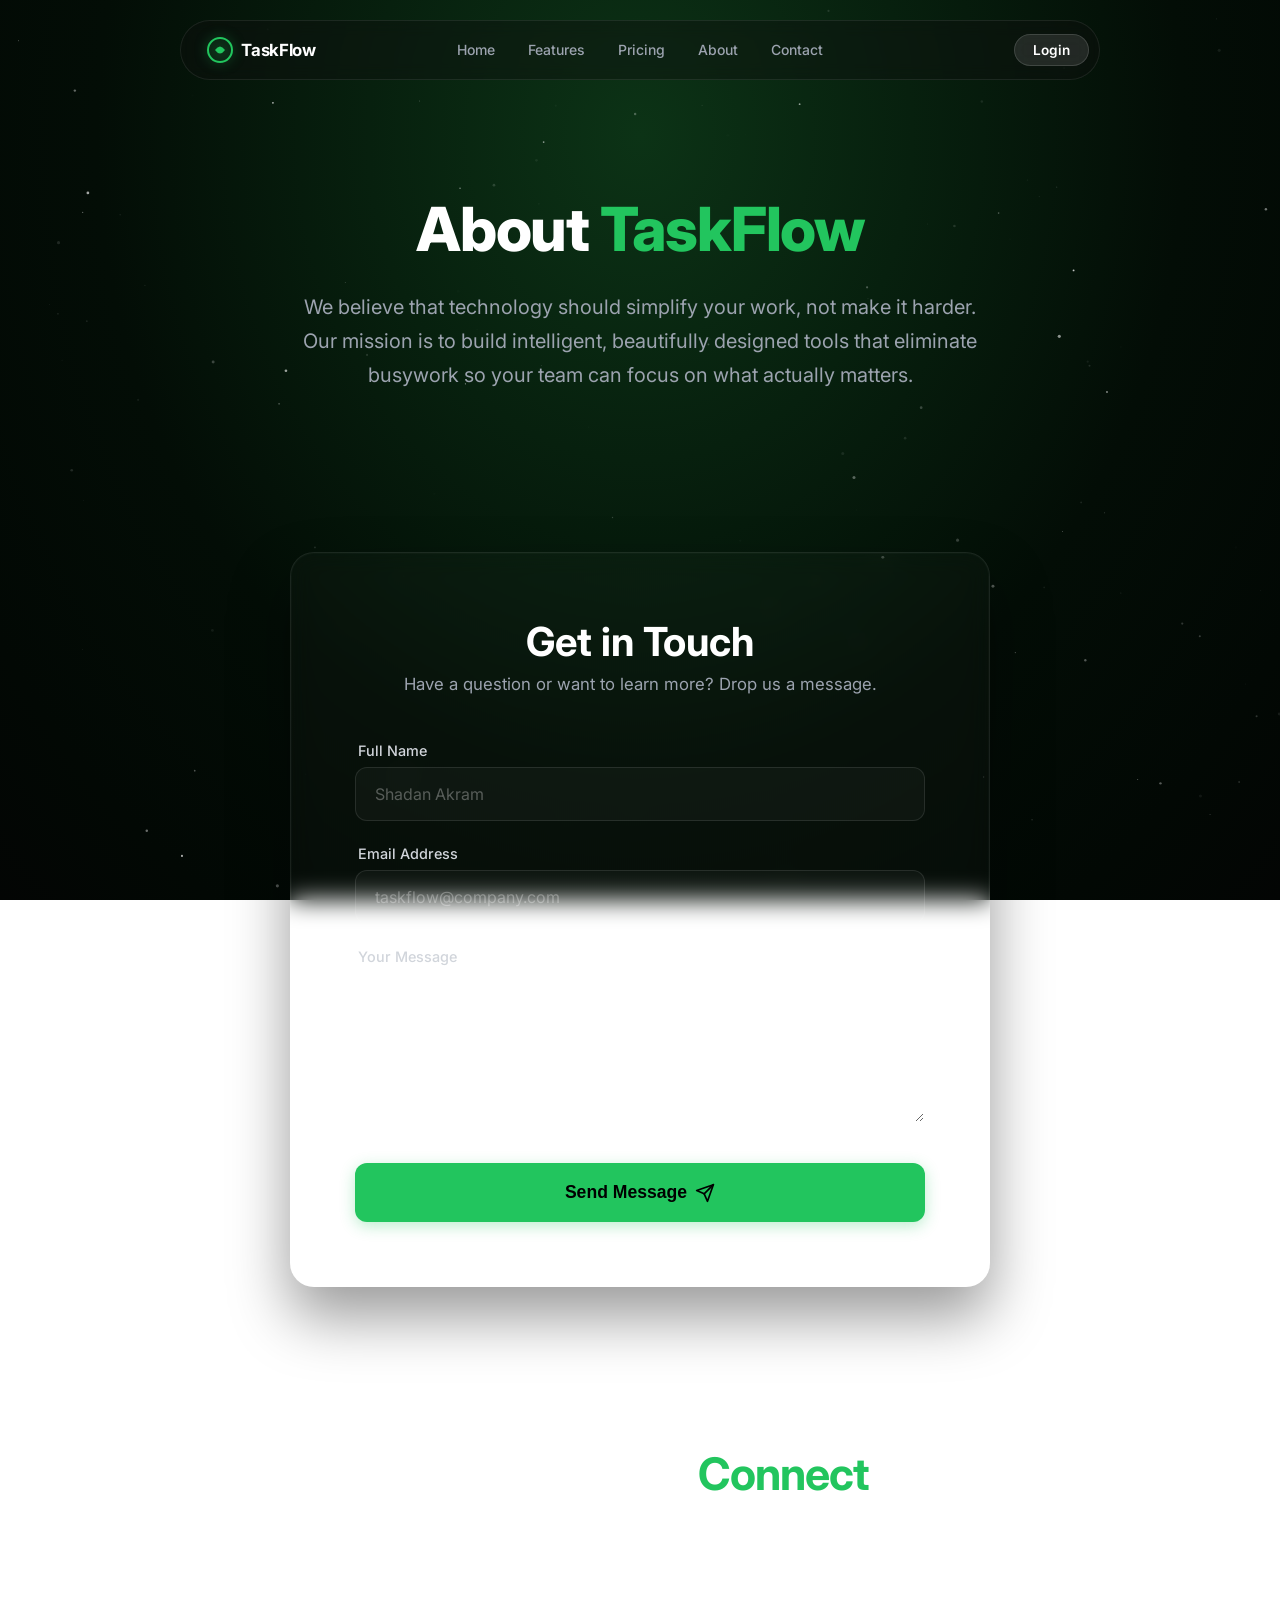
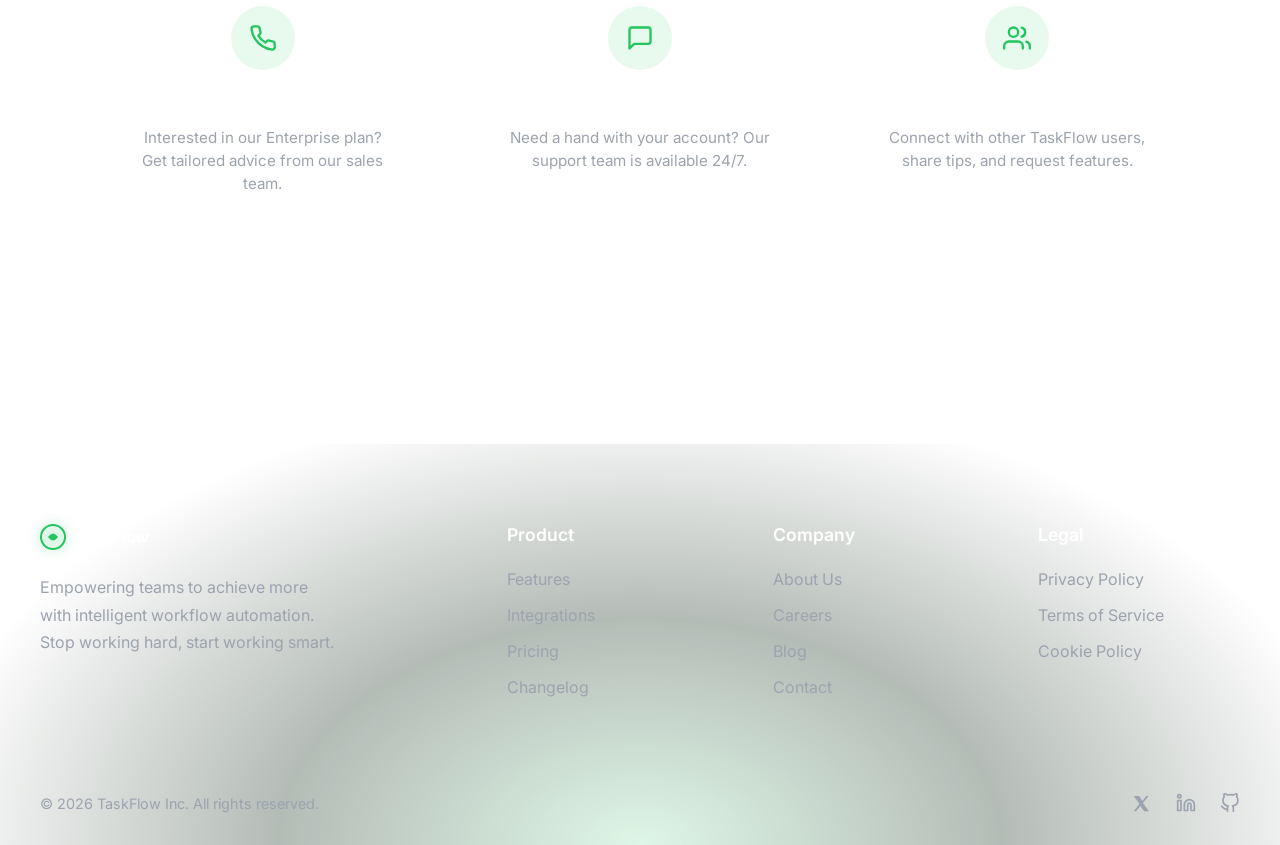
<file: pages/contact.html>
<!DOCTYPE html>
<html lang="en">
<head>
  <meta charset="UTF-8" />
  <meta name="viewport" content="width=device-width, initial-scale=1.0" />
  <title>TaskFlow – About Us</title>
  <meta name="description" content="Learn more about TaskFlow and connect with our team." />
  <link rel="preconnect" href="https://fonts.googleapis.com" />
  <link rel="preconnect" href="https://fonts.gstatic.com" crossorigin />
  <link href="https://fonts.googleapis.com/css2?family=Inter:wght@300;400;500;600;700;800;900&display=swap" rel="stylesheet" />
  <link rel="stylesheet" href="../css/style.css" />
  <link rel="stylesheet" href="../css/contact.css" />
</head>
<body>

  <!-- Canvas for particle stars -->
  <canvas id="stars-canvas"></canvas>

  <!-- ── NAVBAR ── -->
  <nav class="navbar" id="navbar">
    <div class="nav-container">
      <a href="../index.html" class="nav-logo" id="nav-logo">
        <span class="logo-icon">
          <svg width="26" height="26" viewBox="0 0 26 26" fill="none" xmlns="http://www.w3.org/2000/svg">
            <circle cx="13" cy="13" r="12" stroke="#22c55e" stroke-width="2"/>
            <path d="M8 13 Q13 6 18 13 Q13 20 8 13Z" fill="#22c55e"/>
          </svg>
        </span>
        <span class="logo-text">TaskFlow</span>
      </a>

      <ul class="nav-links" id="nav-links">
        <li><a href="../index.html" class="nav-link">Home</a></li>
        <li><a href="features.html" class="nav-link">Features</a></li>
        <li><a href="pricing.html" class="nav-link">Pricing</a></li>
        <li><a href="about.html" class="nav-link">About</a></li>
        <li><a href="contact.html" class="nav-link">Contact</a></li>
      </ul>

      <a href="login.html" class="btn btn-nav" id="nav-cta">Login</a>

      <button class="hamburger" id="hamburger" aria-label="Toggle menu">
        <span></span><span></span><span></span>
      </button>
    </div>
  </nav>

  <!-- ── ABOUT HERO ── -->
  <section class="about-hero">
    <h1 class="about-title">About <span class="text-green">TaskFlow</span></h1>
    <p class="about-subtitle">
      We believe that technology should simplify your work, not make it harder. Our mission is to build intelligent, beautifully designed tools that eliminate busywork so your team can focus on what actually matters.
    </p>
  </section>

  <!-- ── CONTACT FORM SECTION ── -->
  <section class="contact-section" id="contact">
    <div class="contact-container">
      <div class="contact-header">
        <h2>Get in Touch</h2>
        <p>Have a question or want to learn more? Drop us a message.</p>
      </div>

      <!-- Form -->
      <form id="contact-form" class="contact-form">
        <div class="form-group">
          <label for="name">Full Name</label>
          <input type="text" id="name" name="name" class="form-control" placeholder="Shadan Akram" required />
        </div>
        
        <div class="form-group">
          <label for="email">Email Address</label>
          <input type="email" id="email" name="email" class="form-control" placeholder="taskflow@company.com" required />
        </div>
        
        <div class="form-group">
          <label for="message">Your Message</label>
          <textarea id="message" name="message" class="form-control" placeholder="How can we help you today?" required></textarea>
        </div>
        
        <button type="submit" class="btn-submit">
          Send Message
          <svg width="20" height="20" viewBox="0 0 24 24" fill="none" stroke="currentColor" stroke-width="2" stroke-linecap="round" stroke-linejoin="round"><line x1="22" y1="2" x2="11" y2="13"></line><polygon points="22 2 15 22 11 13 2 9 22 2"></polygon></svg>
        </button>
      </form>

      <!-- Success State -->
      <div id="form-success" class="form-success">
        <svg width="48" height="48" viewBox="0 0 24 24" fill="none" stroke="currentColor" stroke-width="2" stroke-linecap="round" stroke-linejoin="round"><path d="M22 11.08V12a10 10 0 1 1-5.93-9.14"></path><polyline points="22 4 12 14.01 9 11.01"></polyline></svg>
        <h3>Message Sent!</h3>
        <p>Thanks for reaching out. We'll get back to you within 24 hours.</p>
      </div>

    </div>
  </section>

  <!-- ── CONNECT OPTIONS SECTION ── -->
  <section class="connect-section">
    <div class="connect-header">
      <h2>Other ways to <span class="text-green">Connect</span></h2>
    </div>

    <div class="connect-grid">
      <!-- Sales -->
      <div class="connect-card">
        <div class="connect-icon-wrapper">
          <svg width="28" height="28" viewBox="0 0 24 24" fill="none" stroke="currentColor" stroke-width="2" stroke-linecap="round" stroke-linejoin="round"><path d="M22 16.92v3a2 2 0 0 1-2.18 2 19.79 19.79 0 0 1-8.63-3.07 19.5 19.5 0 0 1-6-6 19.79 19.79 0 0 1-3.07-8.67A2 2 0 0 1 4.11 2h3a2 2 0 0 1 2 1.72 12.84 12.84 0 0 0 .7 2.81 2 2 0 0 1-.45 2.11L8.09 9.91a16 16 0 0 0 6 6l1.27-1.27a2 2 0 0 1 2.11-.45 12.84 12.84 0 0 0 2.81.7A2 2 0 0 1 22 16.92z"></path></svg>
        </div>
        <h3>Talk to Sales</h3>
        <p>Interested in our Enterprise plan? Get tailored advice from our sales team.</p>
        <a href="mailto:sales@taskflow.com" class="btn-connect">Contact Sales</a>
      </div>

      <!-- Support -->
      <div class="connect-card">
        <div class="connect-icon-wrapper">
          <svg width="28" height="28" viewBox="0 0 24 24" fill="none" stroke="currentColor" stroke-width="2" stroke-linecap="round" stroke-linejoin="round"><path d="M21 15a2 2 0 0 1-2 2H7l-4 4V5a2 2 0 0 1 2-2h14a2 2 0 0 1 2 2z"></path></svg>
        </div>
        <h3>Help & Support</h3>
        <p>Need a hand with your account? Our support team is available 24/7.</p>
        <a href="mailto:support@taskflow.com" class="btn-connect">Visit Help Center</a>
      </div>

      <!-- Community -->
      <div class="connect-card">
        <div class="connect-icon-wrapper">
          <svg width="28" height="28" viewBox="0 0 24 24" fill="none" stroke="currentColor" stroke-width="2" stroke-linecap="round" stroke-linejoin="round"><path d="M17 21v-2a4 4 0 0 0-4-4H5a4 4 0 0 0-4 4v2"></path><circle cx="9" cy="7" r="4"></circle><path d="M23 21v-2a4 4 0 0 0-3-3.87"></path><path d="M16 3.13a4 4 0 0 1 0 7.75"></path></svg>
        </div>
        <h3>Join the Community</h3>
        <p>Connect with other TaskFlow users, share tips, and request features.</p>
        <a href="#" class="btn-connect">Join Discord</a>
      </div>
    </div>
  </section>

  <!-- ── FOOTER ── -->
  <footer class="footer">
    <div class="footer-container">
      <div class="footer-brand reveal-up">
        <a href="#" class="nav-logo">
          <span class="logo-icon">
            <svg width="26" height="26" viewBox="0 0 26 26" fill="none" xmlns="http://www.w3.org/2000/svg">
              <circle cx="13" cy="13" r="12" stroke="#22c55e" stroke-width="2"/>
              <path d="M8 13 Q13 6 18 13 Q13 20 8 13Z" fill="#22c55e"/>
            </svg>
          </span>
          <span class="logo-text">TaskFlow</span>
        </a>
        <p class="footer-desc">Empowering teams to achieve more with intelligent workflow automation. Stop working hard, start working smart.</p>
      </div>
      
      <div class="footer-links-group reveal-up delay-1">
        <h4 class="footer-title">Product</h4>
        <ul class="footer-links">
          <li><a href="features.html">Features</a></li>
          <li><a href="#">Integrations</a></li>
          <li><a href="pricing.html">Pricing</a></li>
          <li><a href="#">Changelog</a></li>
        </ul>
      </div>

      <div class="footer-links-group reveal-up delay-2">
        <h4 class="footer-title">Company</h4>
        <ul class="footer-links">
          <li><a href="about.html">About Us</a></li>
          <li><a href="#">Careers</a></li>
          <li><a href="#">Blog</a></li>
          <li><a href="contact.html">Contact</a></li>
        </ul>
      </div>

      <div class="footer-links-group reveal-up delay-3">
        <h4 class="footer-title">Legal</h4>
        <ul class="footer-links">
          <li><a href="#">Privacy Policy</a></li>
          <li><a href="#">Terms of Service</a></li>
          <li><a href="#">Cookie Policy</a></li>
        </ul>
      </div>
    </div>
    
    <div class="footer-bottom reveal-up">
      <p>&copy; 2026 TaskFlow Inc. All rights reserved.</p>
      <div class="social-links">
        <a href="#" aria-label="Twitter"><svg viewBox="0 0 24 24" fill="none" stroke="currentColor" stroke-width="2" stroke-linecap="round" stroke-linejoin="round"><path d="M2 4l7 9-7 9h3l5-6.5 4.5 6.5h6l-7.5-10 7-8.5h-3l-4.5 6-4-6z" fill="currentColor" stroke="none"></path></svg></a>
        <a href="#" aria-label="LinkedIn"><svg viewBox="0 0 24 24" fill="none" stroke="currentColor" stroke-width="2" stroke-linecap="round" stroke-linejoin="round"><path d="M16 8a6 6 0 0 1 6 6v7h-4v-7a2 2 0 0 0-2-2 2 2 0 0 0-2 2v7h-4v-7a6 6 0 0 1 6-6z"></path><rect x="2" y="9" width="4" height="12"></rect><circle cx="4" cy="4" r="2"></circle></svg></a>
        <a href="#" aria-label="GitHub"><svg viewBox="0 0 24 24" fill="none" stroke="currentColor" stroke-width="2" stroke-linecap="round" stroke-linejoin="round"><path d="M9 19c-5 1.5-5-2.5-7-3m14 6v-3.87a3.37 3.37 0 0 0-.94-2.61c3.14-.35 6.44-1.54 6.44-7A5.44 5.44 0 0 0 20 4.77 5.07 5.07 0 0 0 19.91 1S18.73.65 16 2.48a13.38 13.38 0 0 0-7 0C6.27.65 5.09 1 5.09 1A5.07 5.07 0 0 0 5 4.77a5.44 5.44 0 0 0-1.5 3.78c0 5.42 3.3 6.61 6.44 7A3.37 3.37 0 0 0 9 18.13V22"></path></svg></a>
      </div>
    </div>
  </footer>

  <script src="../js/script.js"></script>
  <script src="../js/contact.js"></script>

  <!-- Scroll to Top Button -->
  <button id="scrollToTopBtn" class="scroll-to-top" aria-label="Scroll to top">
    <svg viewBox="0 0 24 24" fill="none" stroke="currentColor" stroke-width="2.5" stroke-linecap="round" stroke-linejoin="round">
      <polyline points="18 15 12 9 6 15"></polyline>
    </svg>
  </button>
  <script src="../js/scroll-to-top.js"></script>
</body>
</html>
</file>
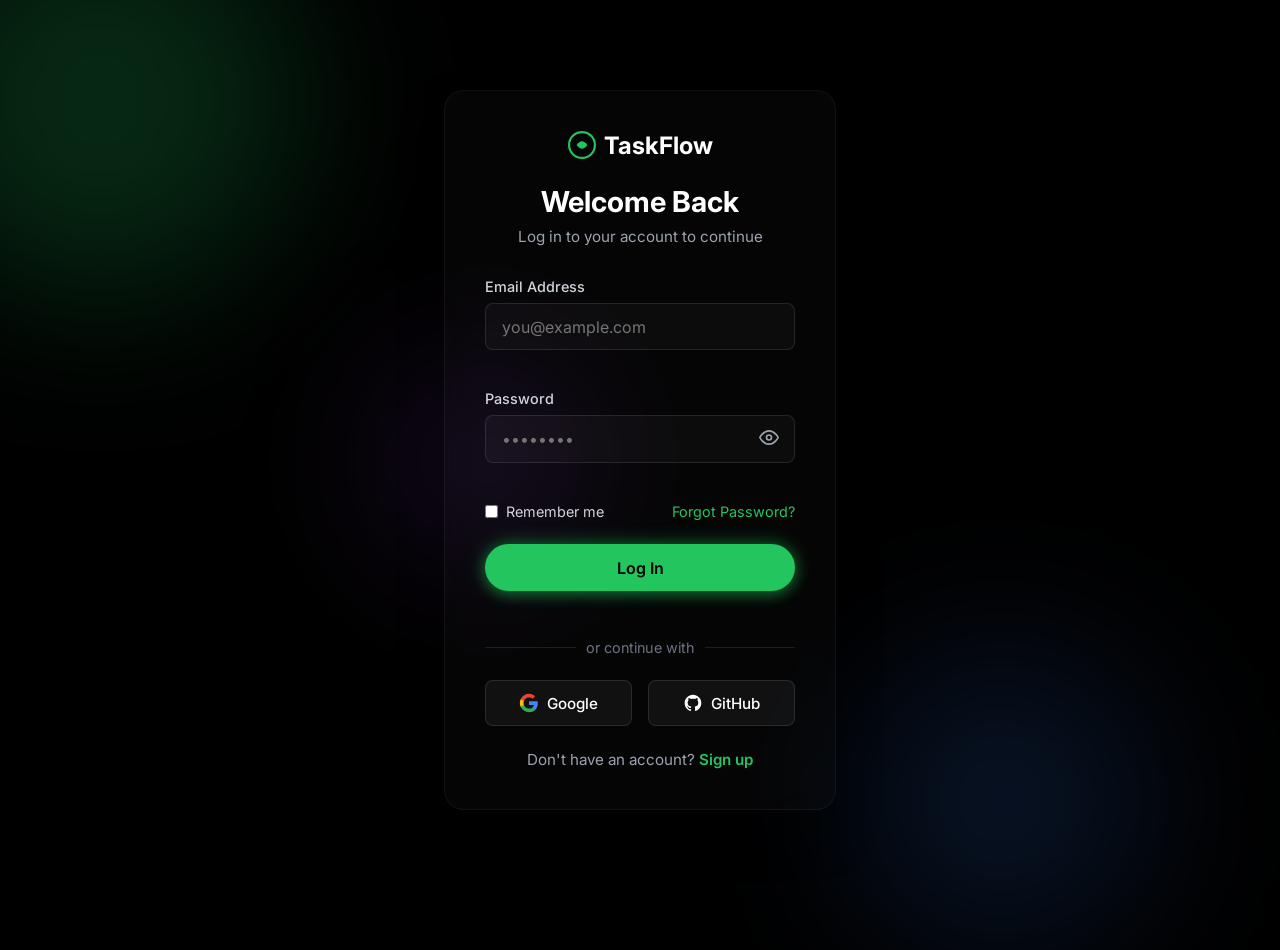
<file: pages/dashboard.html>
<!DOCTYPE html>
<html lang="en">
<head>
  <meta charset="UTF-8">
  <meta name="viewport" content="width=device-width, initial-scale=1.0">
  <title>Dashboard - Smart Task Manager</title>
  <link rel="stylesheet" href="../css/dashboard.css">
  <link href="https://fonts.googleapis.com/css2?family=Inter:wght@300;400;500;600;700;800;900&display=swap" rel="stylesheet" />
</head>
<body class="theme-dark">
  <!-- Sidebar Overlay for Mobile -->
  <div class="sidebar-overlay" id="sidebar-overlay"></div>

  <div class="app-layout">
    
    <!-- ── SIDEBAR ── -->
    <aside class="sidebar">
      <a href="../index.html" class="sidebar-header" style="text-decoration: none; color: inherit; display: flex;">
        <svg width="24" height="24" viewBox="0 0 26 26" fill="none" xmlns="http://www.w3.org/2000/svg">
          <circle cx="13" cy="13" r="12" stroke="var(--accent)" stroke-width="2"/>
          <path d="M8 13 Q13 6 18 13 Q13 20 8 13Z" fill="var(--accent)"/>
        </svg>
        <span>TaskFlow</span>
      </a>

      <nav class="sidebar-nav">
        <a href="#" class="nav-item active" data-view="dashboard">
          <svg viewBox="0 0 24 24" fill="none" stroke="currentColor" stroke-width="2" stroke-linecap="round" stroke-linejoin="round"><rect x="3" y="3" width="7" height="9"></rect><rect x="14" y="3" width="7" height="5"></rect><rect x="14" y="12" width="7" height="9"></rect><rect x="3" y="16" width="7" height="5"></rect></svg>
          Dashboard
        </a>
        <a href="#" class="nav-item" data-view="tasks">
          <svg viewBox="0 0 24 24" fill="none" stroke="currentColor" stroke-width="2" stroke-linecap="round" stroke-linejoin="round"><polyline points="9 11 12 14 22 4"></polyline><path d="M21 12v7a2 2 0 0 1-2 2H5a2 2 0 0 1-2-2V5a2 2 0 0 1 2-2h11"></path></svg>
          My Tasks
        </a>
        <a href="#" class="nav-item" data-view="productivity">
          <svg viewBox="0 0 24 24" fill="none" stroke="currentColor" stroke-width="2" stroke-linecap="round" stroke-linejoin="round"><polyline points="22 12 18 12 15 21 9 3 6 12 2 12"></polyline></svg>
          Productivity
        </a>
        <a href="#" class="nav-item" data-view="analytics">
          <svg viewBox="0 0 24 24" fill="none" stroke="currentColor" stroke-width="2" stroke-linecap="round" stroke-linejoin="round"><line x1="18" y1="20" x2="18" y2="10"></line><line x1="12" y1="20" x2="12" y2="4"></line><line x1="6" y1="20" x2="6" y2="14"></line></svg>
          Analytics
        </a>
        <a href="#" class="nav-item" data-view="settings">
          <svg viewBox="0 0 24 24" fill="none" stroke="currentColor" stroke-width="2" stroke-linecap="round" stroke-linejoin="round"><circle cx="12" cy="12" r="3"></circle><path d="M19.4 15a1.65 1.65 0 0 0 .33 1.82l.06.06a2 2 0 0 1 0 2.83 2 2 0 0 1-2.83 0l-.06-.06a1.65 1.65 0 0 0-1.82-.33 1.65 1.65 0 0 0-1 1.51V21a2 2 0 0 1-2 2 2 2 0 0 1-2-2v-.09A1.65 1.65 0 0 0 9 19.4a1.65 1.65 0 0 0-1.82.33l-.06.06a2 2 0 0 1-2.83 0 2 2 0 0 1 0-2.83l.06-.06a1.65 1.65 0 0 0 .33-1.82 1.65 1.65 0 0 0-1.51-1H3a2 2 0 0 1-2-2 2 2 0 0 1 2-2h.09A1.65 1.65 0 0 0 4.6 9a1.65 1.65 0 0 0-.33-1.82l-.06-.06a2 2 0 0 1 0-2.83 2 2 0 0 1 2.83 0l.06.06a1.65 1.65 0 0 0 1.82.33H9a1.65 1.65 0 0 0 1-1.51V3a2 2 0 0 1 2-2 2 2 0 0 1 2 2v.09a1.65 1.65 0 0 0 1 1.51 1.65 1.65 0 0 0 1.82-.33l.06-.06a2 2 0 0 1 2.83 0 2 2 0 0 1 0 2.83l-.06.06a1.65 1.65 0 0 0-.33 1.82V9a1.65 1.65 0 0 0 1.51 1H21a2 2 0 0 1 2 2 2 2 0 0 1-2 2h-.09a1.65 1.65 0 0 0-1.51 1z"></path></svg>
          Settings
        </a>
      </nav>

      <div class="sidebar-footer">
        <!-- Upgrade to Pro Card -->
        <div class="upgrade-card glass">
          <div class="upgrade-icon">
            <svg viewBox="0 0 24 24" fill="none" stroke="currentColor" stroke-width="2" stroke-linecap="round" stroke-linejoin="round"><polygon points="12 2 15.09 8.26 22 9.27 17 14.14 18.18 21.02 12 17.77 5.82 21.02 7 14.14 2 9.27 8.91 8.26 12 2"></polygon></svg>
          </div>
          <h4>Upgrade to Pro</h4>
          <p>Get the action into your SaaS web app! Pro.</p>
          <a href="pricing.html" class="btn btn-upgrade" style="text-decoration: none; display: block; text-align: center;">Upgrade to Pro</a>
        </div>

        <!-- User Profile Bottom -->
        <div class="profile-dropdown-container">
          <div class="user-profile-bottom" id="profile-dropdown-trigger">
            <img src="../assets/icons/user-avatar.svg" alt="User Avatar" class="avatar-img" id="user-avatar-img">
            <div class="profile-info">
              <h5 id="user-name">User Name</h5>
              <p id="user-email" class="text-muted">user@gmail.com</p>
            </div>
            <button class="btn-logout-icon" id="btn-logout" title="Logout">
              <svg viewBox="0 0 24 24" fill="none" stroke="currentColor" stroke-width="2" stroke-linecap="round" stroke-linejoin="round"><path d="M9 21H5a2 2 0 0 1-2-2V5a2 2 0 0 1 2-2h4"></path><polyline points="16 17 21 12 16 7"></polyline><line x1="21" y1="12" x2="9" y2="12"></line></svg>
            </button>
          </div>

          <!-- The Dropdown Menu -->
          <div class="profile-dropdown-menu" id="profile-dropdown-menu">
            <div class="dropdown-header">
              <img src="../assets/icons/user-avatar.svg" alt="User Avatar" class="dropdown-avatar" id="dropdown-avatar-img2">
              <div class="dropdown-info">
                <h6 id="dropdown-user-name">User Name</h6>
                <p id="dropdown-user-email">user@gmail.com</p>
              </div>
            </div>
            <div class="dropdown-divider"></div>
            <a href="#" class="dropdown-item" id="btn-add-account">
              <svg viewBox="0 0 24 24" fill="none" stroke="currentColor" stroke-width="2" stroke-linecap="round" stroke-linejoin="round"><line x1="12" y1="5" x2="12" y2="19"></line><line x1="5" y1="12" x2="19" y2="12"></line></svg>
              Add another account
            </a>
          </div>
        </div>
      </div>
    </aside>

    <!-- ── MAIN CONTENT ── -->
    <main class="main-content">
      
      <!-- Top Navbar -->
      <header class="topbar">
        <div class="welcome-text" style="display: flex; align-items: center; gap: 1rem;">
          <button class="hamburger-dashboard" id="hamburger-dashboard" aria-label="Toggle sidebar" style="display: none; background: none; border: none; cursor: pointer; color: var(--text-main);">
            <svg viewBox="0 0 24 24" width="24" height="24" stroke="currentColor" stroke-width="2" fill="none"><line x1="3" y1="12" x2="21" y2="12"></line><line x1="3" y1="6" x2="21" y2="6"></line><line x1="3" y1="18" x2="21" y2="18"></line></svg>
          </button>
          <h1 style="font-size: 2.2rem; font-weight: 700; margin: 0; letter-spacing: -0.02em;">Welcome Back, <span id="welcome-name" class="text-accent">User</span></h1>
        </div>
        
        <div class="topbar-actions">
          <div class="current-date" id="current-date">Wed, Oct 24</div>
          <button class="icon-btn" id="btn-theme-toggle" title="Toggle Theme">
            <svg viewBox="0 0 24 24" fill="none" stroke="currentColor" stroke-width="2" stroke-linecap="round" stroke-linejoin="round"><circle cx="12" cy="12" r="5"></circle><line x1="12" y1="1" x2="12" y2="3"></line><line x1="12" y1="21" x2="12" y2="23"></line><line x1="4.22" y1="4.22" x2="5.64" y2="5.64"></line><line x1="18.36" y1="18.36" x2="19.78" y2="19.78"></line><line x1="1" y1="12" x2="3" y2="12"></line><line x1="21" y1="12" x2="23" y2="12"></line><line x1="4.22" y1="19.78" x2="5.64" y2="18.36"></line><line x1="18.36" y1="5.64" x2="19.78" y2="4.22"></line></svg>
          </button>
          <div class="notification-dropdown-container" style="position:relative;">
            <button class="icon-btn" id="btn-notifications" title="Notifications">
              <svg viewBox="0 0 24 24" fill="none" stroke="currentColor" stroke-width="2" stroke-linecap="round" stroke-linejoin="round"><path d="M18 8A6 6 0 0 0 6 8c0 7-3 9-3 9h18s-3-2-3-9"></path><path d="M13.73 21a2 2 0 0 1-3.46 0"></path></svg>
              <span class="badge-dot" id="notif-badge" style="display:none;"></span>
            </button>
            <div class="profile-dropdown-menu" id="notification-menu" style="width: 320px; left: auto; right: 0; padding:0; overflow:hidden;">
              <div class="dropdown-header" style="padding: 1rem; border-bottom: 1px solid var(--border-color); margin:0;">
                <h4 style="margin:0; font-size:1rem;">Notifications</h4>
              </div>
              <div id="notification-list" style="max-height: 350px; overflow-y: auto;">
                <!-- Notifications injected via JS -->
              </div>
            </div>
          </div>
        </div>
      </header>

      <!-- App Views Container -->
      <div class="views-container">

        <!-- DASHBOARD VIEW -->
        <div class="view active" id="view-dashboard">
          <div class="view-header" style="justify-content: space-between; align-items: center; margin-bottom: 1.5rem; margin-top: -0.5rem;">
            <div>
              <h2 style="font-size: 2.2rem; font-weight: 700; margin-bottom: 0.6rem; letter-spacing: -0.01em;">Dashboard</h2>
            </div>
            <div class="header-actions" style="align-items: center; flex-wrap: wrap;">
              <div class="search-bar">
                <svg viewBox="0 0 24 24" fill="none" stroke="currentColor" stroke-width="2" stroke-linecap="round" stroke-linejoin="round"><circle cx="11" cy="11" r="8"></circle><line x1="21" y1="21" x2="16.65" y2="16.65"></line></svg>
                <input type="text" id="global-search" placeholder="Search tasks, tags, categories...">
              </div>
              <button class="btn btn-secondary" id="btn-export-csv">
                <svg viewBox="0 0 24 24" fill="none" stroke="currentColor" stroke-width="2" stroke-linecap="round" stroke-linejoin="round"><path d="M21 15v4a2 2 0 0 1-2 2H5a2 2 0 0 1-2-2v-4"></path><polyline points="7 10 12 15 17 10"></polyline><line x1="12" y1="15" x2="12" y2="3"></line></svg>
                Export CSV
              </button>
              <button class="btn btn-primary" id="btn-add-task-main">
                <svg viewBox="0 0 24 24" fill="none" stroke="currentColor" stroke-width="2" stroke-linecap="round" stroke-linejoin="round"><line x1="12" y1="5" x2="12" y2="19"></line><line x1="5" y1="12" x2="19" y2="12"></line></svg>
                Add Task
              </button>
            </div>
          </div>

          <!-- Stat Cards -->
          <div class="stats-grid">
            <div class="stat-card">
              <div class="stat-icon purple"><svg viewBox="0 0 24 24" fill="none" stroke="currentColor" stroke-width="2" stroke-linecap="round" stroke-linejoin="round"><path d="M14 2H6a2 2 0 0 0-2 2v16a2 2 0 0 0 2 2h12a2 2 0 0 0 2-2V8z"></path><polyline points="14 2 14 8 20 8"></polyline><line x1="16" y1="13" x2="8" y2="13"></line><line x1="16" y1="17" x2="8" y2="17"></line><polyline points="10 9 9 9 8 9"></polyline></svg></div>
              <div class="stat-info">
                <h3>Total Tasks</h3>
                <p class="stat-num" id="stat-total">0</p>
              </div>
            </div>
            <div class="stat-card">
              <div class="stat-icon green"><svg viewBox="0 0 24 24" fill="none" stroke="currentColor" stroke-width="2" stroke-linecap="round" stroke-linejoin="round"><path d="M22 11.08V12a10 10 0 1 1-5.93-9.14"></path><polyline points="22 4 12 14.01 9 11.01"></polyline></svg></div>
              <div class="stat-info">
                <h3>Completed</h3>
                <p class="stat-num" id="stat-completed">0</p>
              </div>
            </div>
            <div class="stat-card">
              <div class="stat-icon orange"><svg viewBox="0 0 24 24" fill="none" stroke="currentColor" stroke-width="2" stroke-linecap="round" stroke-linejoin="round"><circle cx="12" cy="12" r="10"></circle><polyline points="12 6 12 12 16 14"></polyline></svg></div>
              <div class="stat-info">
                <h3>Pending</h3>
                <p class="stat-num" id="stat-pending">0</p>
              </div>
            </div>
            <div class="stat-card">
              <div class="stat-icon red"><svg viewBox="0 0 24 24" fill="none" stroke="currentColor" stroke-width="2" stroke-linecap="round" stroke-linejoin="round"><polygon points="7.86 2 16.14 2 22 7.86 22 16.14 16.14 22 7.86 22 2 16.14 2 7.86 7.86 2"></polygon><line x1="12" y1="8" x2="12" y2="12"></line><line x1="12" y1="16" x2="12.01" y2="16"></line></svg></div>
              <div class="stat-info">
                <h3>High Priority</h3>
                <p class="stat-num" id="stat-high-priority">0</p>
              </div>
            </div>
          </div>

          <!-- Charts & Productivity Row -->
          <div class="charts-row">
            <div class="panel chart-panel">
              <div class="panel-header">
                <h2>Productivity Analytics</h2>
                <select id="chart-filter" class="form-select small">
                  <option value="weekly">Weekly</option>
                  <option value="monthly">Monthly</option>
                </select>
              </div>
              <div class="canvas-container">
                <canvas id="main-chart"></canvas>
              </div>
            </div>

            <div class="panel progress-panel">
              <div class="panel-header">
                <h2>Completion Rate</h2>
              </div>
              <div class="circular-progress-container">
                <svg viewBox="0 0 36 36" class="circular-chart">
                  <path class="circle-bg"
                    d="M18 2.0845
                      a 15.9155 15.9155 0 0 1 0 31.831
                      a 15.9155 15.9155 0 0 1 0 -31.831"
                  />
                  <path class="circle-path" id="progress-circle-path"
                    stroke-dasharray="0, 100"
                    d="M18 2.0845
                      a 15.9155 15.9155 0 0 1 0 31.831
                      a 15.9155 15.9155 0 0 1 0 -31.831"
                  />
                  <text x="18" y="20.35" class="percentage" id="progress-percentage">0%</text>
                </svg>
              </div>
              <div class="progress-details" style="display: flex; gap: 1rem; justify-content: center; align-items: center; width: 100%; margin-top: 1.5rem; font-size: 0.8rem;">
                <div class="detail-item" style="display: flex; align-items: center; gap: 0.3rem;">
                  <span class="dot completed"></span> <span id="prog-completed-text" style="white-space: nowrap;">0 Completed</span>
                </div>
                <div class="detail-item" style="display: flex; align-items: center; gap: 0.3rem;">
                  <span class="dot in-progress" style="background-color: var(--priority-medium);"></span> <span id="prog-in-progress-text" style="white-space: nowrap;">0 In Progress</span>
                </div>
                <div class="detail-item" style="display: flex; align-items: center; gap: 0.3rem;">
                  <span class="dot pending" style="background-color: var(--text-muted);"></span> <span id="prog-pending-text" style="white-space: nowrap;">0 Pending</span>
                </div>
              </div>
            </div>
          </div>

          <!-- KANBAN BOARD -->
          <div class="kanban-board">
            <!-- Pending Column -->
            <div class="kanban-col" data-status="Pending">
              <div class="col-header">
                <h3>Pending <span class="count" id="count-pending">0</span></h3>
              </div>
              <div class="col-body drop-zone" id="zone-pending">
                <!-- Task Cards Go Here -->
              </div>
            </div>

            <!-- In Progress Column -->
            <div class="kanban-col" data-status="In Progress">
              <div class="col-header">
                <h3>In Progress <span class="count" id="count-in-progress">0</span></h3>
              </div>
              <div class="col-body drop-zone" id="zone-in-progress">
              </div>
            </div>

            <!-- Completed Column -->
            <div class="kanban-col" data-status="Completed">
              <div class="col-header">
                <h3>Completed <span class="count" id="count-completed">0</span></h3>
              </div>
              <div class="col-body drop-zone" id="zone-completed">
              </div>
            </div>
          </div>

        </div>

        <!-- MY TASKS VIEW -->
        <div class="view" id="view-tasks">
          <div class="view-header" style="justify-content: space-between; align-items: center; margin-bottom: 1.5rem; margin-top: -0.5rem;">
            <div>
              <h2 style="font-size: 2.2rem; font-weight: 700; margin-bottom: 0.6rem; letter-spacing: -0.01em;">My Tasks</h2>
            </div>
            <div class="header-actions" style="align-items: center; flex-wrap: wrap;">
              <div class="search-bar" style="margin-right: 0.5rem; width: 250px;">
                <svg viewBox="0 0 24 24" fill="none" stroke="currentColor" stroke-width="2" stroke-linecap="round" stroke-linejoin="round"><circle cx="11" cy="11" r="8"></circle><line x1="21" y1="21" x2="16.65" y2="16.65"></line></svg>
                <input type="text" id="tasks-search" placeholder="Filter tasks...">
              </div>
            </div>
          </div>
          
          <div class="panel" style="overflow-x: auto; padding: 0;">
            <div class="table-responsive">
              <table class="tasks-table">
                <thead>
                  <tr>
                    <th>Status</th>
                    <th>Title</th>
                    <th>Category</th>
                    <th>Priority</th>
                    <th>Due Date</th>
                    <th>Tags</th>
                    <th>Actions</th>
                  </tr>
                </thead>
                <tbody id="tasks-table-body">
                  <!-- Task Rows Go Here -->
                </tbody>
              </table>
            </div>
          </div>
        </div>

        <!-- PRODUCTIVITY VIEW -->
        <div class="view" id="view-productivity">
          <div class="view-header" style="justify-content: space-between; align-items: center; margin-bottom: 1.5rem; margin-top: -0.5rem;">
            <div>
              <h2 style="font-size: 2.2rem; font-weight: 700; margin-bottom: 0.6rem; letter-spacing: -0.01em;">Productivity </h2>
            </div>
            <div class="header-actions">
              <button class="btn btn-secondary" id="btn-export-productivity">
                <svg viewBox="0 0 24 24" fill="none" stroke="currentColor" stroke-width="2" stroke-linecap="round" stroke-linejoin="round"><path d="M21 15v4a2 2 0 0 1-2 2H5a2 2 0 0 1-2-2v-4"></path><polyline points="7 10 12 15 17 10"></polyline><line x1="12" y1="15" x2="12" y2="3"></line></svg>
                Export Report
              </button>
            </div>
          </div>

          <div class="prod-grid">
            
            <!-- Hero Stats Row -->
            <div class="prod-card glass hero-score" style="grid-column: span 1; text-align: center;">
              <h4>Productivity Score</h4>
              <div class="score-circle" style="width: 120px; margin: 1rem auto;">
                <svg viewBox="0 0 36 36" class="circular-chart prod-score-chart">
                  <path class="circle-bg" d="M18 2.0845 a 15.9155 15.9155 0 0 1 0 31.831 a 15.9155 15.9155 0 0 1 0 -31.831" style="fill: none; stroke: var(--border-color); stroke-width: 3.8;" />
                  <path class="circle-path" id="prod-score-ring" stroke-dasharray="0, 100" d="M18 2.0845 a 15.9155 15.9155 0 0 1 0 31.831 a 15.9155 15.9155 0 0 1 0 -31.831" style="fill: none; stroke: var(--accent); stroke-width: 2.8; stroke-linecap: round;" />
                  <text x="18" y="20.35" class="percentage" id="prod-score-text" style="fill: var(--text-main); font-family: inherit; font-size: 0.5rem; font-weight: 700; text-anchor: middle;">0</text>
                </svg>
              </div>
            </div>

            <div class="prod-card glass hero-streak" style="display:flex; flex-direction:column; justify-content:center;">
              <h4>Current Streak</h4>
              <div class="stat-big" style="font-size: 2.5rem; font-weight: 800; color: var(--accent); margin: 0.5rem 0;"><span id="prod-streak">3</span> Days ⚡</div>
            </div>

            <div class="prod-card glass hero-month" style="display:flex; flex-direction:column; justify-content:center;">
              <h4>Most Productive Month</h4>
              <div class="stat-big text-accent" id="prod-best-month" style="font-size: 2rem; font-weight: 700; margin-top:0.5rem;">Unknown</div>
            </div>

            <div class="prod-card glass hero-year" style="display:flex; flex-direction:column; justify-content:center;">
              <h4>Most Productive Year</h4>
              <div class="stat-big text-accent" id="prod-best-year" style="font-size: 2rem; font-weight: 700; margin-top:0.5rem;">Unknown</div>
            </div>

            <!-- Task Overview Row -->
            <div class="prod-card glass" style="grid-column: 1 / -1;">
              <h4 style="margin-bottom: 1.5rem;">Task Overview</h4>
              <div class="task-overview-grid">
                <div class="overview-item">
                  <div class="overview-val" id="prod-completed" style="color: var(--priority-low);">0</div>
                  <div class="overview-label">Today's Completed</div>
                </div>
                <div class="overview-item">
                  <div class="overview-val" id="prod-pending">0</div>
                  <div class="overview-label">Pending Tasks</div>
                </div>
                <div class="overview-item">
                  <div class="overview-val" id="prod-inprogress" style="color: var(--priority-medium);">0</div>
                  <div class="overview-label">In Progress</div>
                </div>
                <div class="overview-item">
                  <div class="overview-val" id="prod-remaining">0</div>
                  <div class="overview-label">Remaining Today</div>
                </div>
                <div class="overview-item">
                  <div class="overview-val" id="prod-avg">0</div>
                  <div class="overview-label">Avg/Day</div>
                </div>
              </div>
            </div>

            <!-- Goals & Progress -->
            <div class="prod-card glass goals-card" style="grid-column: span 2;">
              <h4 style="margin-bottom: 1.5rem;">Goals & Progress</h4>
              
              <div class="goal-item">
                <div class="goal-header" style="display:flex; justify-content:space-between; margin-bottom:0.5rem; font-size:0.9rem;">
                  <span>Daily Progress</span>
                  <span id="goal-daily-text">0%</span>
                </div>
                <div class="progress-bar-bg" style="height: 8px; background: var(--border-color); border-radius: 4px; overflow: hidden;"><div class="progress-bar-fill" id="goal-daily-fill" style="width: 0%; height: 100%; background: var(--accent); transition: width 0.5s ease;"></div></div>
              </div>

              <div class="goal-item mt-3" style="margin-top: 1.5rem;">
                <div class="goal-header" style="display:flex; justify-content:space-between; margin-bottom:0.5rem; font-size:0.9rem;">
                  <span>Weekly Goal (<span id="goal-weekly-count">0/15</span> tasks)</span>
                  <span id="goal-weekly-text">0%</span>
                </div>
                <div class="progress-bar-bg" style="height: 8px; background: var(--border-color); border-radius: 4px; overflow: hidden;"><div class="progress-bar-fill" id="goal-weekly-fill" style="width: 0%; height: 100%; background: var(--priority-medium); transition: width 0.5s ease;"></div></div>
              </div>

              <div class="goal-item mt-3" style="margin-top: 1.5rem;">
                <div class="goal-header" style="display:flex; justify-content:space-between; margin-bottom:0.5rem; font-size:0.9rem;">
                  <span>Monthly Progress</span>
                  <span id="goal-monthly-text">0%</span>
                </div>
                <div class="progress-bar-bg" style="height: 8px; background: var(--border-color); border-radius: 4px; overflow: hidden;"><div class="progress-bar-fill" id="goal-monthly-fill" style="width: 0%; height: 100%; background: var(--priority-high); transition: width 0.5s ease;"></div></div>
              </div>
              
              <div class="mt-4" style="display:flex; justify-content: space-between; align-items:center; margin-top: 1.5rem; padding-top: 1rem; border-top: 1px solid var(--border-color);">
                <strong>Overall Completion Rate</strong>
                <span class="badge category" id="prod-completion-rate" style="font-size: 1rem; padding: 0.3rem 0.6rem;">0%</span>
              </div>
            </div>

            <!-- Lists (Deadlines etc) -->
            <div class="prod-card glass lists-card" style="grid-column: span 2; display: flex; flex-direction: column; gap: 1.5rem;">
              <div class="list-section">
                <h4 style="margin-bottom: 1rem;">Today's Schedule & Due</h4>
                <ul class="clean-list" id="prod-list-today" style="list-style: none; padding: 0; margin: 0; display:flex; flex-direction:column; gap:0.5rem;">
                  <li class="text-muted" style="font-size:0.9rem;">No tasks due today.</li>
                </ul>
              </div>
              <div class="list-section">
                <h4 style="color: var(--priority-high); margin-bottom: 1rem;">Overdue & Upcoming</h4>
                <ul class="clean-list" id="prod-list-overdue" style="list-style: none; padding: 0; margin: 0; display:flex; flex-direction:column; gap:0.5rem;">
                  <li class="text-muted" style="font-size:0.9rem;">No overdue tasks.</li>
                </ul>
              </div>
            </div>

            <!-- Extra row: History, Achievements, Tips -->
            <div class="prod-card glass" style="grid-column: span 2;">
              <h4 style="margin-bottom: 1.5rem;">Recent Activity</h4>
              <div class="activity-timeline" id="prod-activity" style="display:flex; flex-direction:column; gap: 1rem;">
                <div class="timeline-item" style="display:flex; align-items:flex-start; gap: 1rem;">
                  <div class="timeline-dot" style="width:12px; height:12px; border-radius:50%; background:var(--accent); margin-top:0.3rem;"></div>
                  <div class="timeline-content" style="flex:1;">
                    <div style="font-weight:600;">Completed "Design Homepage"</div>
                    <div class="time text-muted" style="font-size:0.8rem;">2 hours ago</div>
                  </div>
                </div>
                <div class="timeline-item" style="display:flex; align-items:flex-start; gap: 1rem;">
                  <div class="timeline-dot" style="width:12px; height:12px; border-radius:50%; background:var(--border-color); margin-top:0.3rem;"></div>
                  <div class="timeline-content" style="flex:1;">
                    <div style="font-weight:600;">Added "Fix Navigation"</div>
                    <div class="time text-muted" style="font-size:0.8rem;">5 hours ago</div>
                  </div>
                </div>
              </div>
            </div>

            <div class="prod-card glass" style="grid-column: span 2; display:flex; flex-direction:column; justify-content:center;">
              <div style="display:flex; align-items:center; gap:0.8rem; margin-bottom:1.5rem;">
                <div style="font-size: 2rem;">📈</div>
                <h4 style="margin:0;">Performance Insight</h4>
              </div>
              <div class="insight-content" style="background: rgba(var(--accent-rgb, 34, 197, 94), 0.1); border-left: 4px solid var(--accent); padding: 1.5rem; border-radius: 0 var(--radius-md) var(--radius-md) 0;">
                <p style="margin: 0; font-size: 0.95rem; line-height: 1.6;" id="prod-insight-text">
                  <strong>Great momentum!</strong> You are consistently completing your tasks on time. Your focus on high-priority items is paying off. To improve even further, try breaking down your longer-running 'Medium' priority tasks into smaller sub-tasks.
                </p>
              </div>
            </div>

          </div>
        </div>

        <!-- ANALYTICS VIEW -->
        <div class="view" id="view-analytics">
          <div class="view-header" style="justify-content: space-between; align-items: center; margin-bottom: 1.5rem; margin-top: -0.5rem;">
            <div>
              <h2 style="font-size: 2.2rem; font-weight: 700; margin-bottom: 0.6rem; letter-spacing: -0.01em;">Analytics</h2>
            </div>
            <div class="header-actions">
              <button class="btn btn-secondary" id="btn-export-analytics">
                <svg viewBox="0 0 24 24" fill="none" stroke="currentColor" stroke-width="2" stroke-linecap="round" stroke-linejoin="round"><path d="M21 15v4a2 2 0 0 1-2 2H5a2 2 0 0 1-2-2v-4"></path><polyline points="7 10 12 15 17 10"></polyline><line x1="12" y1="15" x2="12" y2="3"></line></svg>
                Export Report
              </button>
            </div>
          </div>

          <div class="prod-grid">
            
            <!-- Quick Stats Row -->
            <div class="prod-card glass" style="grid-column: 1 / -1; display:flex; justify-content:space-between; text-align:center;">
              <div>
                <div style="font-size: 2.5rem; font-weight:800; color:var(--text-main);" id="stat-a-total">0</div>
                <div class="overview-label">Total Tasks</div>
              </div>
              <div>
                <div style="font-size: 2.5rem; font-weight:800; color:var(--priority-low);" id="stat-a-completed">0</div>
                <div class="overview-label">Completed</div>
              </div>
              <div>
                <div style="font-size: 2.5rem; font-weight:800; color:var(--text-main);" id="stat-a-pending">0</div>
                <div class="overview-label">Pending</div>
              </div>
              <div>
                <div style="font-size: 2.5rem; font-weight:800; color:var(--priority-medium);" id="stat-a-inprogress">0</div>
                <div class="overview-label">In Progress</div>
              </div>
              <div>
                <div style="font-size: 2.5rem; font-weight:800; color:var(--priority-high);" id="stat-a-overdue">0</div>
                <div class="overview-label">Overdue</div>
              </div>
            </div>

            <!-- Performance & Averages -->
            <div class="prod-card glass" style="grid-column: span 2; display:flex; flex-direction:column; justify-content:center; align-items:center;">
              <h4>Completion Percentage</h4>
              <div style="font-size: 4rem; font-weight: 900; color: var(--accent);" id="stat-a-percentage">0%</div>
              <p class="text-muted" style="margin-top:0.5rem;">Overall task completion rate</p>
            </div>

            <div class="prod-card glass" style="grid-column: span 2;">
              <h4 style="margin-bottom: 1.5rem;">Performance Metrics</h4>
              <div style="display:flex; flex-direction:column; gap:1.2rem;">
                <div style="display:flex; justify-content:space-between;">
                  <span class="text-muted">Completed Today:</span>
                  <span style="font-weight:600;" id="stat-a-today-comp">0</span>
                </div>
                <div style="display:flex; justify-content:space-between;">
                  <span class="text-muted">Most Active Category:</span>
                  <span class="badge category" id="stat-a-most-cat">None</span>
                </div>
                <div style="display:flex; justify-content:space-between;">
                  <span class="text-muted">Least Active Category:</span>
                  <span class="badge category" id="stat-a-least-cat" style="background: rgba(255,255,255,0.1);">None</span>
                </div>
                <div style="display:flex; justify-content:space-between; align-items:center; border-top: 1px solid var(--border-color); padding-top: 1rem;">
                  <div>
                    <div style="font-size:0.85rem;" class="text-muted">Weekly Perf.</div>
                    <div style="font-weight:700; font-size:1.2rem; color:var(--accent);" id="stat-a-weekly">0%</div>
                  </div>
                  <div style="text-align:right;">
                    <div style="font-size:0.85rem;" class="text-muted">Monthly Perf.</div>
                    <div style="font-weight:700; font-size:1.2rem; color:var(--accent);" id="stat-a-monthly">0%</div>
                  </div>
                </div>
              </div>
            </div>

            <!-- Distributions -->
            <div class="prod-card glass" style="grid-column: span 2; display:flex; flex-direction:column; align-items:center;">
              <h4 style="margin-bottom: 1.5rem; align-self:flex-start;">Task Status Distribution</h4>
              <div id="chart-status" style="width: 150px; height: 150px; border-radius: 50%; background: conic-gradient(var(--priority-low) 0% 0%, var(--priority-medium) 0% 0%, var(--border-color) 0% 100%); display:flex; align-items:center; justify-content:center; margin-bottom: 1.5rem; transition: background 0.5s;">
                <div style="width: 110px; height: 110px; border-radius: 50%; background: var(--bg-card); display:flex; align-items:center; justify-content:center; font-weight:700; font-size:1.5rem;" id="chart-status-center">0</div>
              </div>
              <div style="display:flex; justify-content:center; gap: 1rem; width:100%; font-size:0.85rem; color:var(--text-muted); flex-wrap:wrap;">
                <span><span style="display:inline-block;width:10px;height:10px;background:var(--priority-low);border-radius:50%;margin-right:4px;"></span>Completed</span>
                <span><span style="display:inline-block;width:10px;height:10px;background:var(--priority-medium);border-radius:50%;margin-right:4px;"></span>In Progress</span>
                <span><span style="display:inline-block;width:10px;height:10px;background:var(--border-color);border-radius:50%;margin-right:4px;"></span>Pending</span>
              </div>
            </div>

            <div class="prod-card glass" style="grid-column: span 2; display:flex; flex-direction:column; align-items:center;">
              <h4 style="margin-bottom: 1.5rem; align-self:flex-start;">Priority Distribution</h4>
              <div id="chart-priority" style="width: 150px; height: 150px; border-radius: 50%; background: conic-gradient(var(--priority-high) 0% 0%, var(--priority-medium) 0% 0%, var(--priority-low) 0% 100%); display:flex; align-items:center; justify-content:center; margin-bottom: 1.5rem; transition: background 0.5s;">
                <div style="width: 110px; height: 110px; border-radius: 50%; background: var(--bg-card); display:flex; align-items:center; justify-content:center; font-weight:700; font-size:1.5rem;" id="chart-priority-center">0</div>
              </div>
              <div style="display:flex; justify-content:center; gap: 1rem; width:100%; font-size:0.85rem; color:var(--text-muted); flex-wrap:wrap;">
                <span><span style="display:inline-block;width:10px;height:10px;background:var(--priority-high);border-radius:50%;margin-right:4px;"></span>High</span>
                <span><span style="display:inline-block;width:10px;height:10px;background:var(--priority-medium);border-radius:50%;margin-right:4px;"></span>Medium</span>
                <span><span style="display:inline-block;width:10px;height:10px;background:var(--priority-low);border-radius:50%;margin-right:4px;"></span>Low</span>
              </div>
            </div>

            <div class="prod-card glass" style="grid-column: 1 / -1;">
              <h4 style="margin-bottom: 1.5rem;">Category Distribution</h4>
              <div id="dist-categories" style="display:flex; flex-wrap:wrap; gap:1.5rem;">
                <!-- Category items generated via JS -->
              </div>
            </div>

            <!-- Trends & Activity -->
            <div class="prod-card glass" style="grid-column: span 2;">
              <div style="display:flex; justify-content:space-between; align-items:center; margin-bottom: 1.5rem;">
                <h4 style="margin:0;">Task Trends</h4>
                <div class="trend-toggles" style="display:flex; gap:0.5rem;" id="trend-buttons">
                  <button class="btn btn-secondary trend-btn active" data-type="daily" style="padding: 0.3rem 0.6rem; font-size: 0.8rem; border-color:var(--accent); color:var(--accent);">Daily</button>
                  <button class="btn btn-secondary trend-btn" data-type="weekly" style="padding: 0.3rem 0.6rem; font-size: 0.8rem;">Weekly</button>
                  <button class="btn btn-secondary trend-btn" data-type="monthly" style="padding: 0.3rem 0.6rem; font-size: 0.8rem;">Monthly</button>
                </div>
              </div>
              <div style="display:flex; align-items:flex-end; justify-content:space-around; gap:0.2rem; height: 150px; padding-bottom: 1rem; border-bottom: 1px solid var(--border-color);" id="trend-bars">
                <!-- Trend bars generated via JS -->
              </div>
              <div id="trend-labels" style="display:flex; justify-content:space-around; margin-top: 0.5rem; font-size:0.75rem; color:var(--text-muted); height: 1.5rem;">
                <!-- Labels generated via JS -->
              </div>
            </div>

            <div class="prod-card glass" style="grid-column: span 2; display:flex; flex-direction:column;">
              <h4 style="margin-bottom: 1.5rem;">Task Completion Timeline & Recent Activity</h4>
              <div class="activity-timeline" id="analytics-timeline" style="flex:1; overflow-y:auto; max-height:200px; display:flex; flex-direction:column; gap: 1rem; padding-right:1rem;">
                <!-- Timeline items -->
              </div>
            </div>

          </div>
        </div>

      </div>
    </main>
  </div>

  <!-- ── MODALS ── -->
  <!-- Add/Edit Task Modal -->
  <div class="modal-backdrop" id="task-modal">
    <div class="modal-content">
      <div class="modal-header">
        <h2 id="task-modal-title">Add New Task</h2>
        <button class="close-btn" id="close-task-modal">&times;</button>
      </div>
      <form id="task-form">
        <input type="hidden" id="task-id">
        <div class="form-group">
          <label>Task Title *</label>
          <input type="text" id="task-title" placeholder="What needs to be done?" required>
        </div>
        <div class="form-group">
          <label>Description</label>
          <textarea id="task-desc" rows="3" placeholder="Add details..."></textarea>
        </div>
        <div class="form-row">
          <div class="form-group">
            <label>Category *</label>
            <div class="input-with-btn">
              <select id="task-category" required></select>
              <button type="button" class="btn-icon-small" id="btn-add-category" title="New Category">+</button>
            </div>
          </div>
          <div class="form-group">
            <label>Priority</label>
            <select id="task-priority">
              <option value="Low">Low (Green)</option>
              <option value="Medium" selected>Medium (Orange)</option>
              <option value="High">High (Red)</option>
            </select>
          </div>
        </div>
        <div class="form-row">
          <div class="form-group">
            <label>Due Date</label>
            <input type="date" id="task-due-date">
          </div>
          <div class="form-group">
            <label>Status</label>
            <select id="task-status">
              <option value="Pending" selected>Pending</option>
              <option value="In Progress">In Progress</option>
              <option value="Completed">Completed</option>
            </select>
          </div>
        </div>
        <div class="form-group">
          <label>Tags (Comma separated)</label>
          <input type="text" id="task-tags" placeholder="e.g. frontend, bugfix, urgent">
        </div>
        <div class="modal-actions">
          <button type="button" class="btn btn-secondary" id="btn-cancel-task">Cancel</button>
          <button type="submit" class="btn btn-primary">Save Task</button>
        </div>
      </form>
    </div>
  </div>

  <!-- Settings Modal -->
  <div class="modal-backdrop" id="settings-modal">
    <div class="modal-content">
      <div class="modal-header">
        <h2>Settings</h2>
        <button class="close-btn" id="close-settings-modal">&times;</button>
      </div>
      <form id="settings-form">
        <div class="form-group">
          <label>Theme</label>
          <select id="setting-theme">
            <option value="light">Light</option>
            <option value="dark">Dark</option>
            <option value="blue">Blue</option>
            <option value="purple">Purple</option>
            <option value="green">Green</option>
          </select>
        </div>
        <div class="form-group">
          <label>Accent Color</label>
          <input type="color" id="setting-accent" value="#22c55e">
        </div>
        <div class="form-group">
          <label>Font Size</label>
          <select id="setting-font">
            <option value="small">Small</option>
            <option value="medium">Medium</option>
            <option value="large">Large</option>
          </select>
        </div>
        <div class="form-group">
          <label>Card Style</label>
          <select id="setting-card">
            <option value="glass">Glassmorphism</option>
            <option value="solid">Solid</option>
          </select>
        </div>
        <div class="modal-actions">
          <button type="button" class="btn btn-secondary" id="btn-cancel-settings">Cancel</button>
          <button type="submit" class="btn btn-primary">Save Settings</button>
        </div>
      </form>
    </div>
  </div>

  <!-- ── TOAST NOTIFICATIONS CONTAINER ── -->
  <div id="toast-container" class="toast-container"></div>

  <!-- Scripts -->
  <script src="../js/db.js"></script>
  <script src="../js/app.js"></script>

  <!-- Scroll to Top Button -->
  <button id="scrollToTopBtn" class="scroll-to-top" aria-label="Scroll to top">
    <svg viewBox="0 0 24 24" fill="none" stroke="currentColor" stroke-width="2.5" stroke-linecap="round" stroke-linejoin="round">
      <polyline points="18 15 12 9 6 15"></polyline>
    </svg>
  </button>
  <script src="../js/scroll-to-top.js"></script>
</body>
</html>
</file>
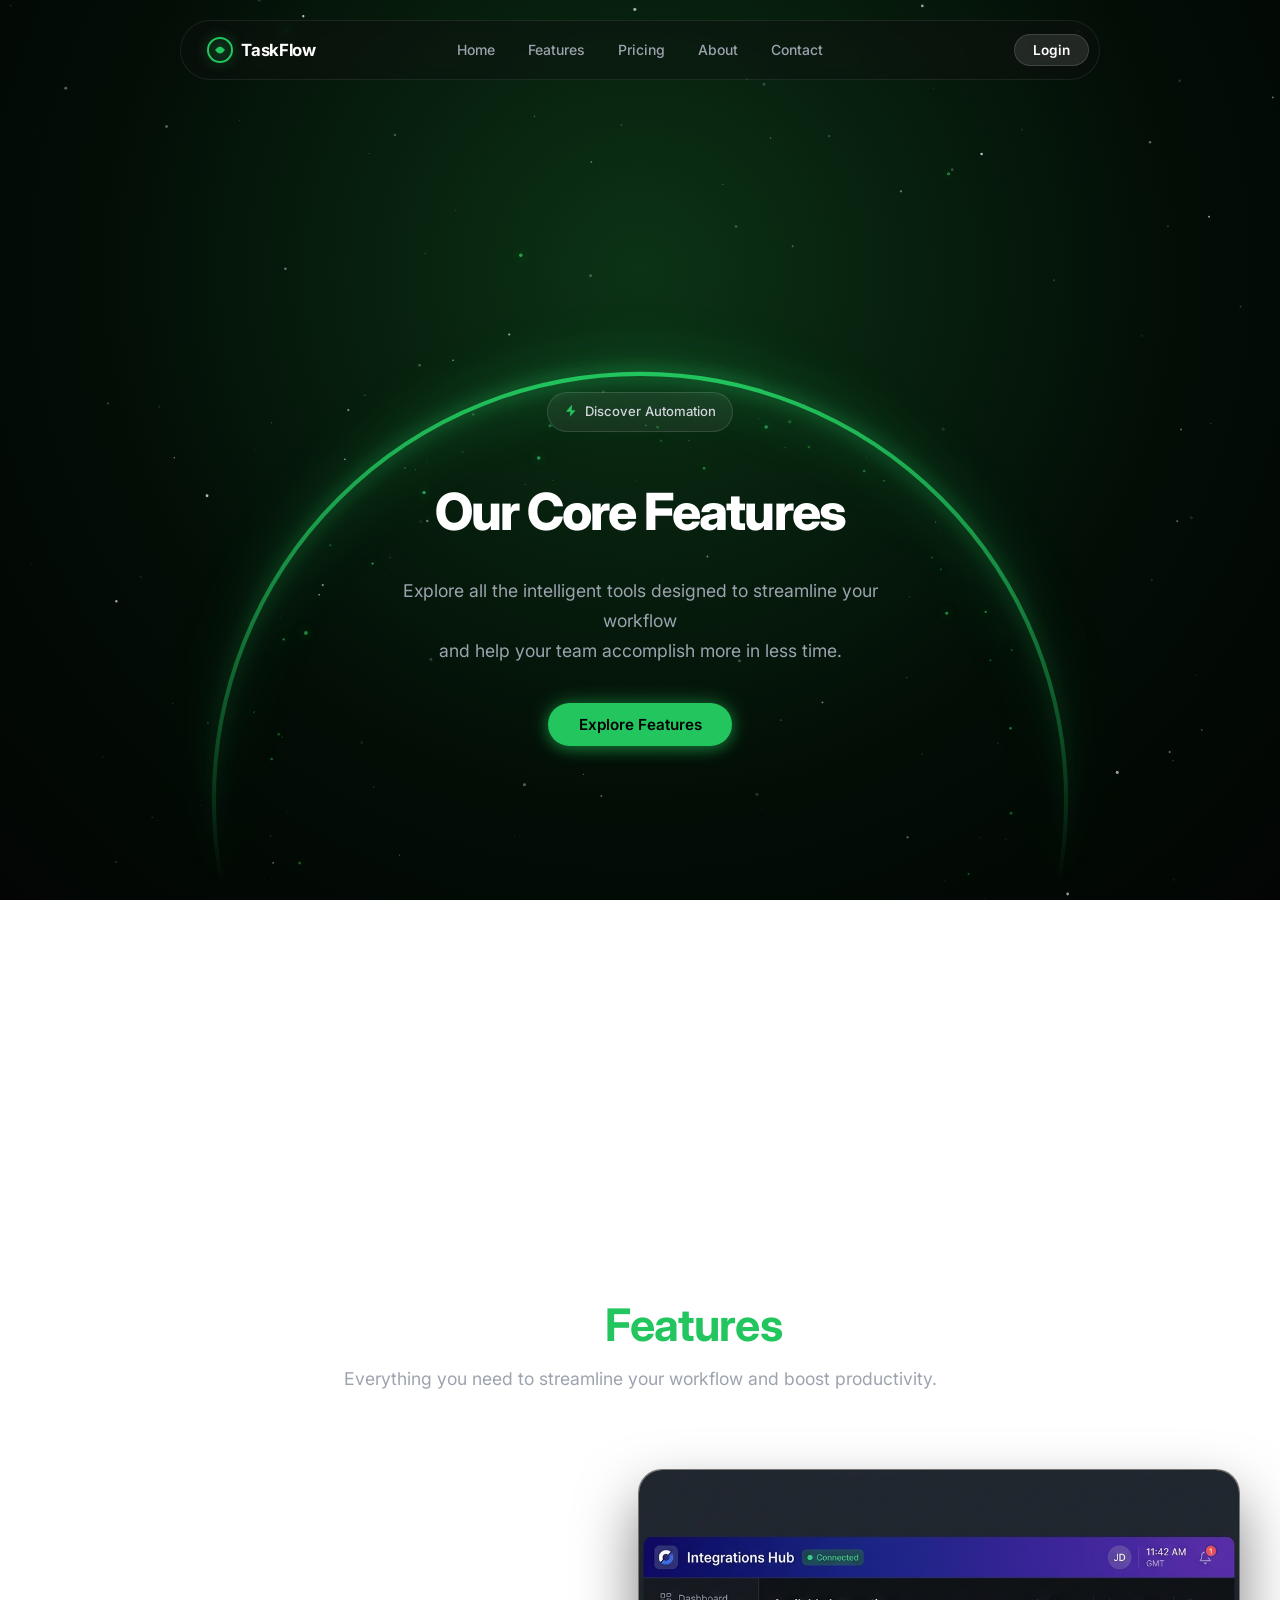
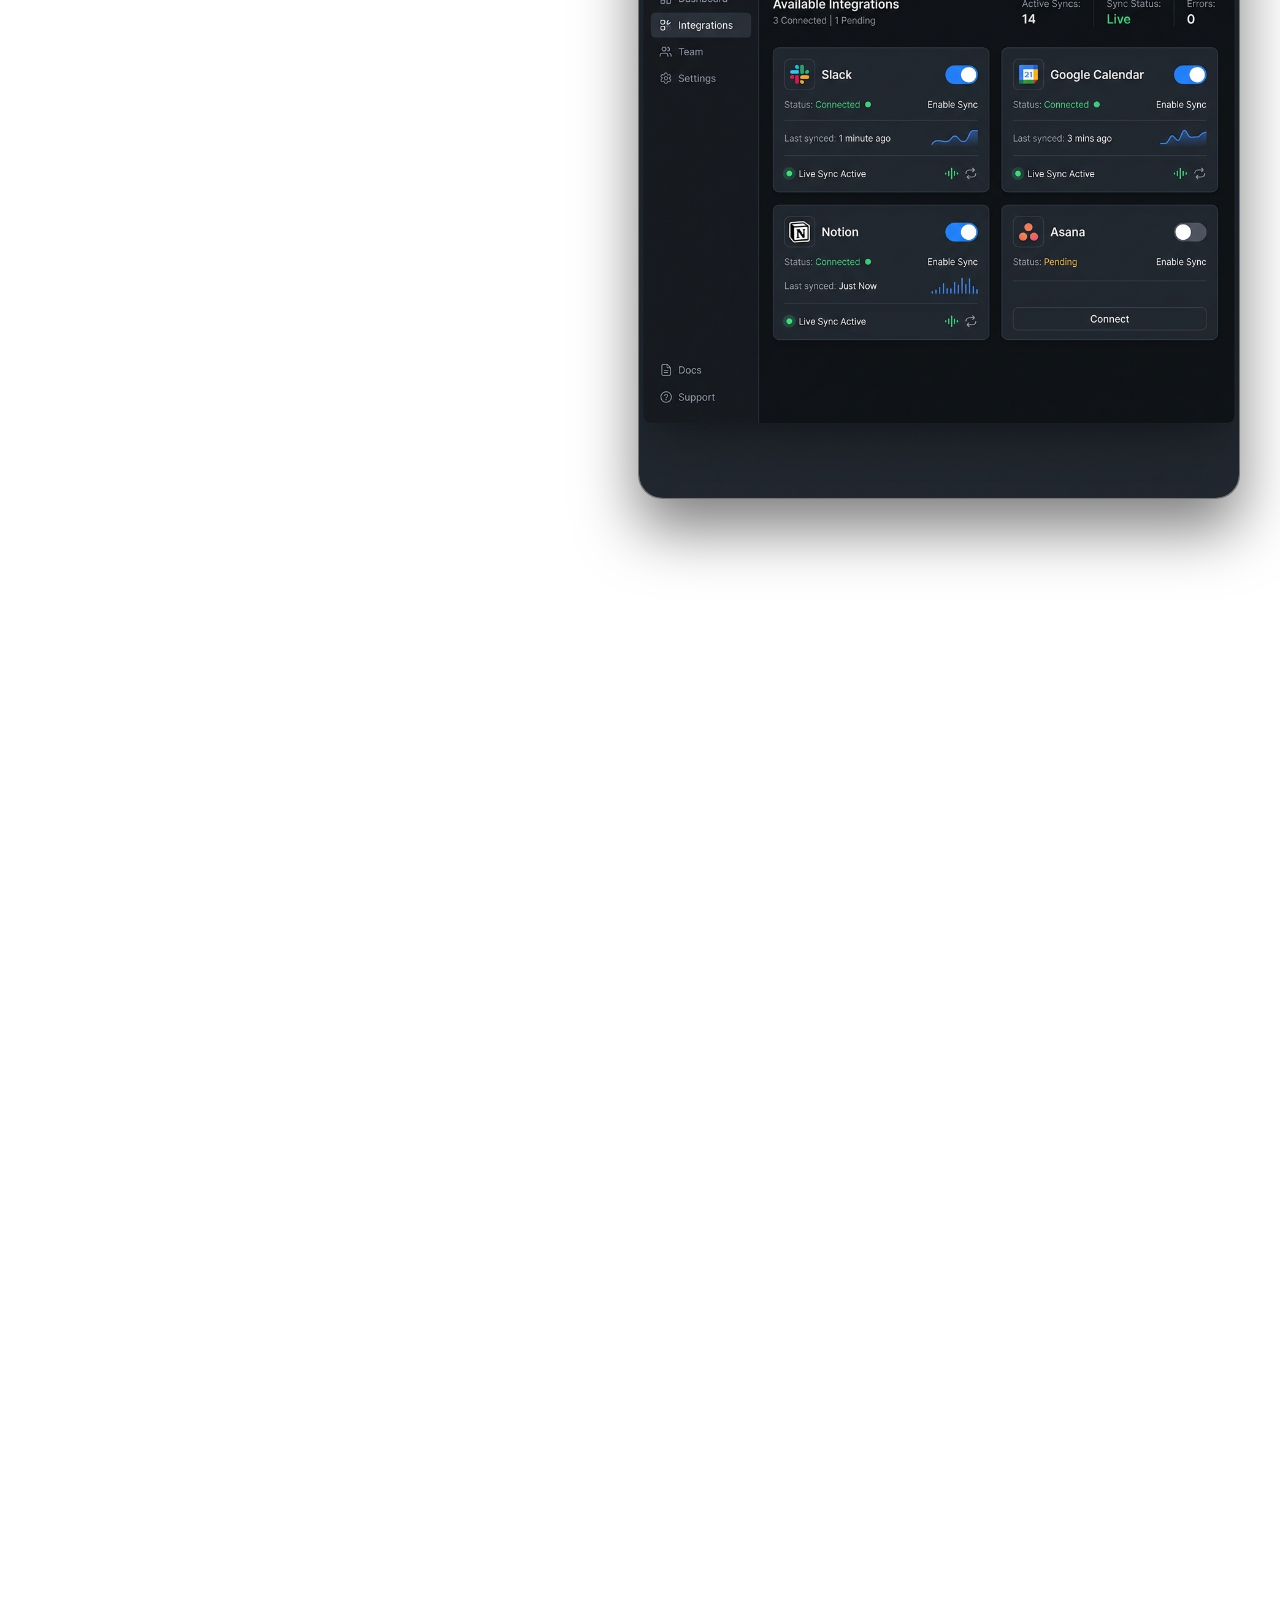
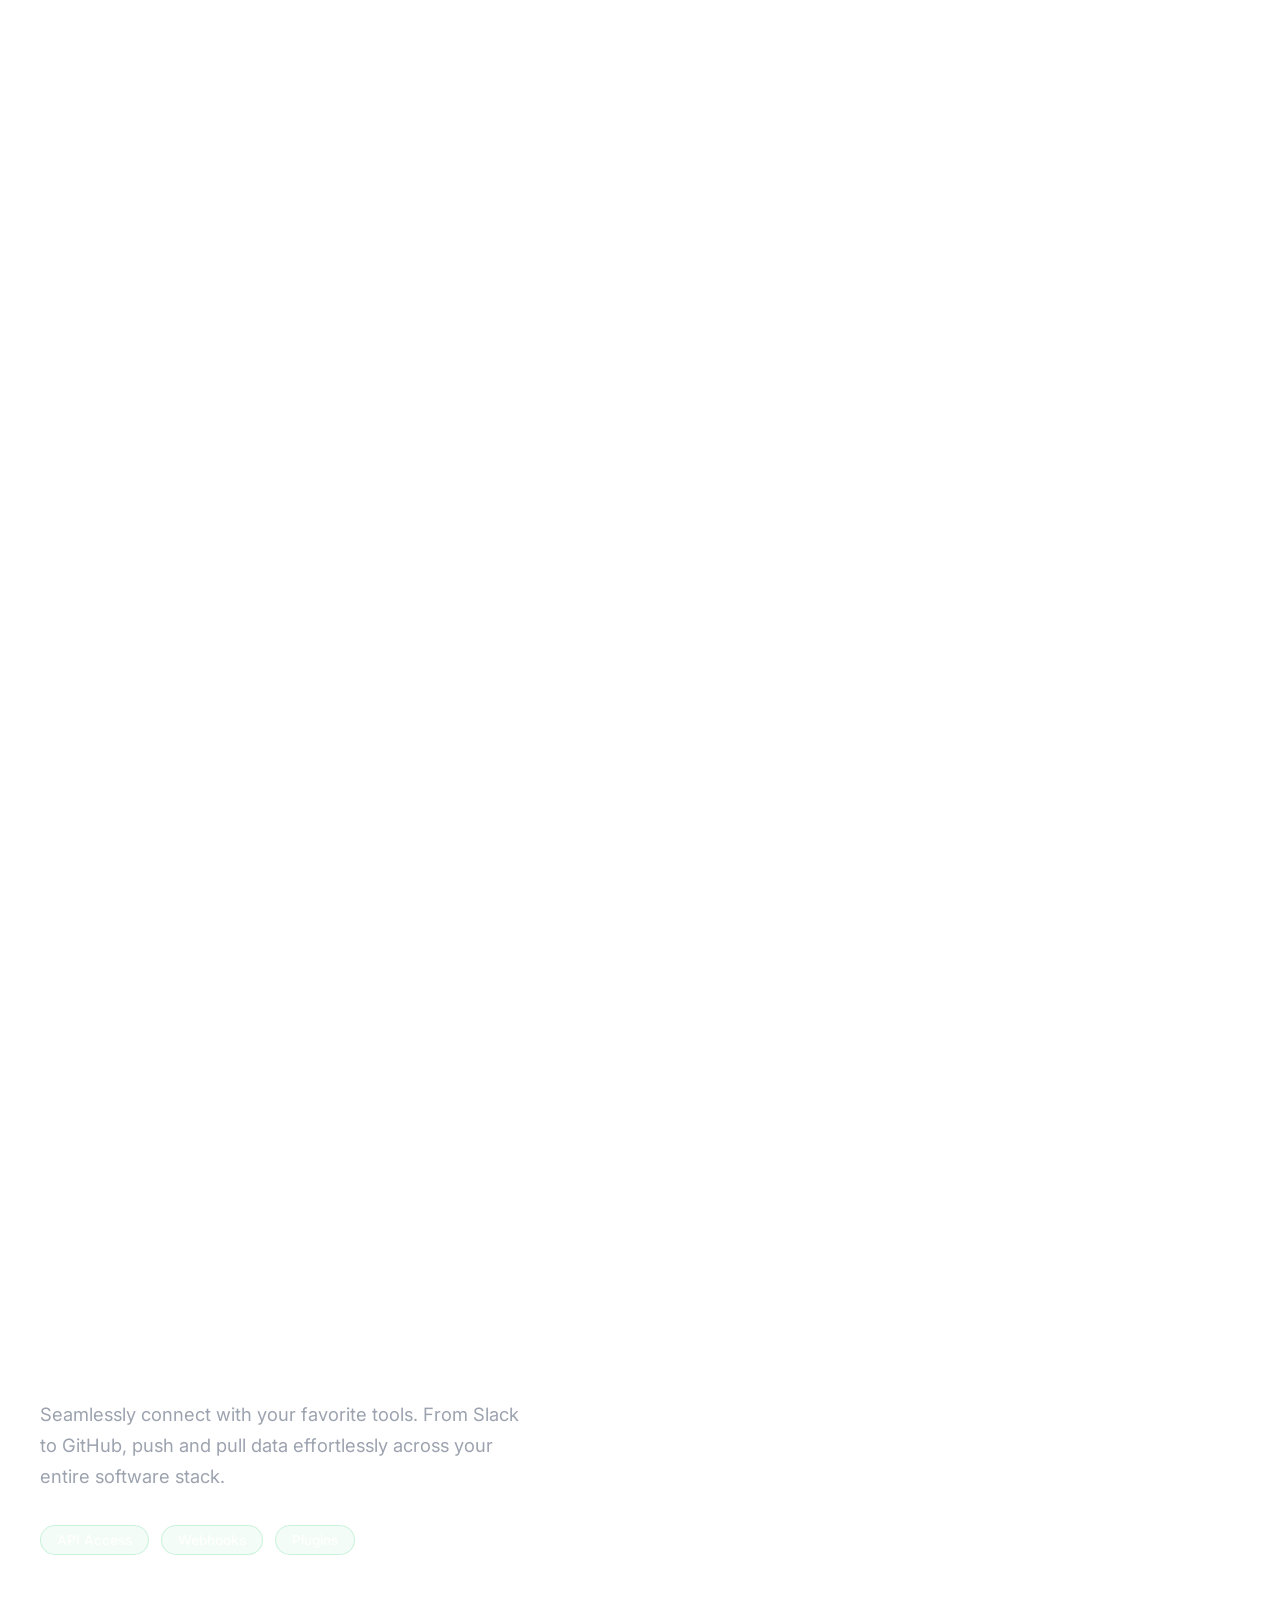
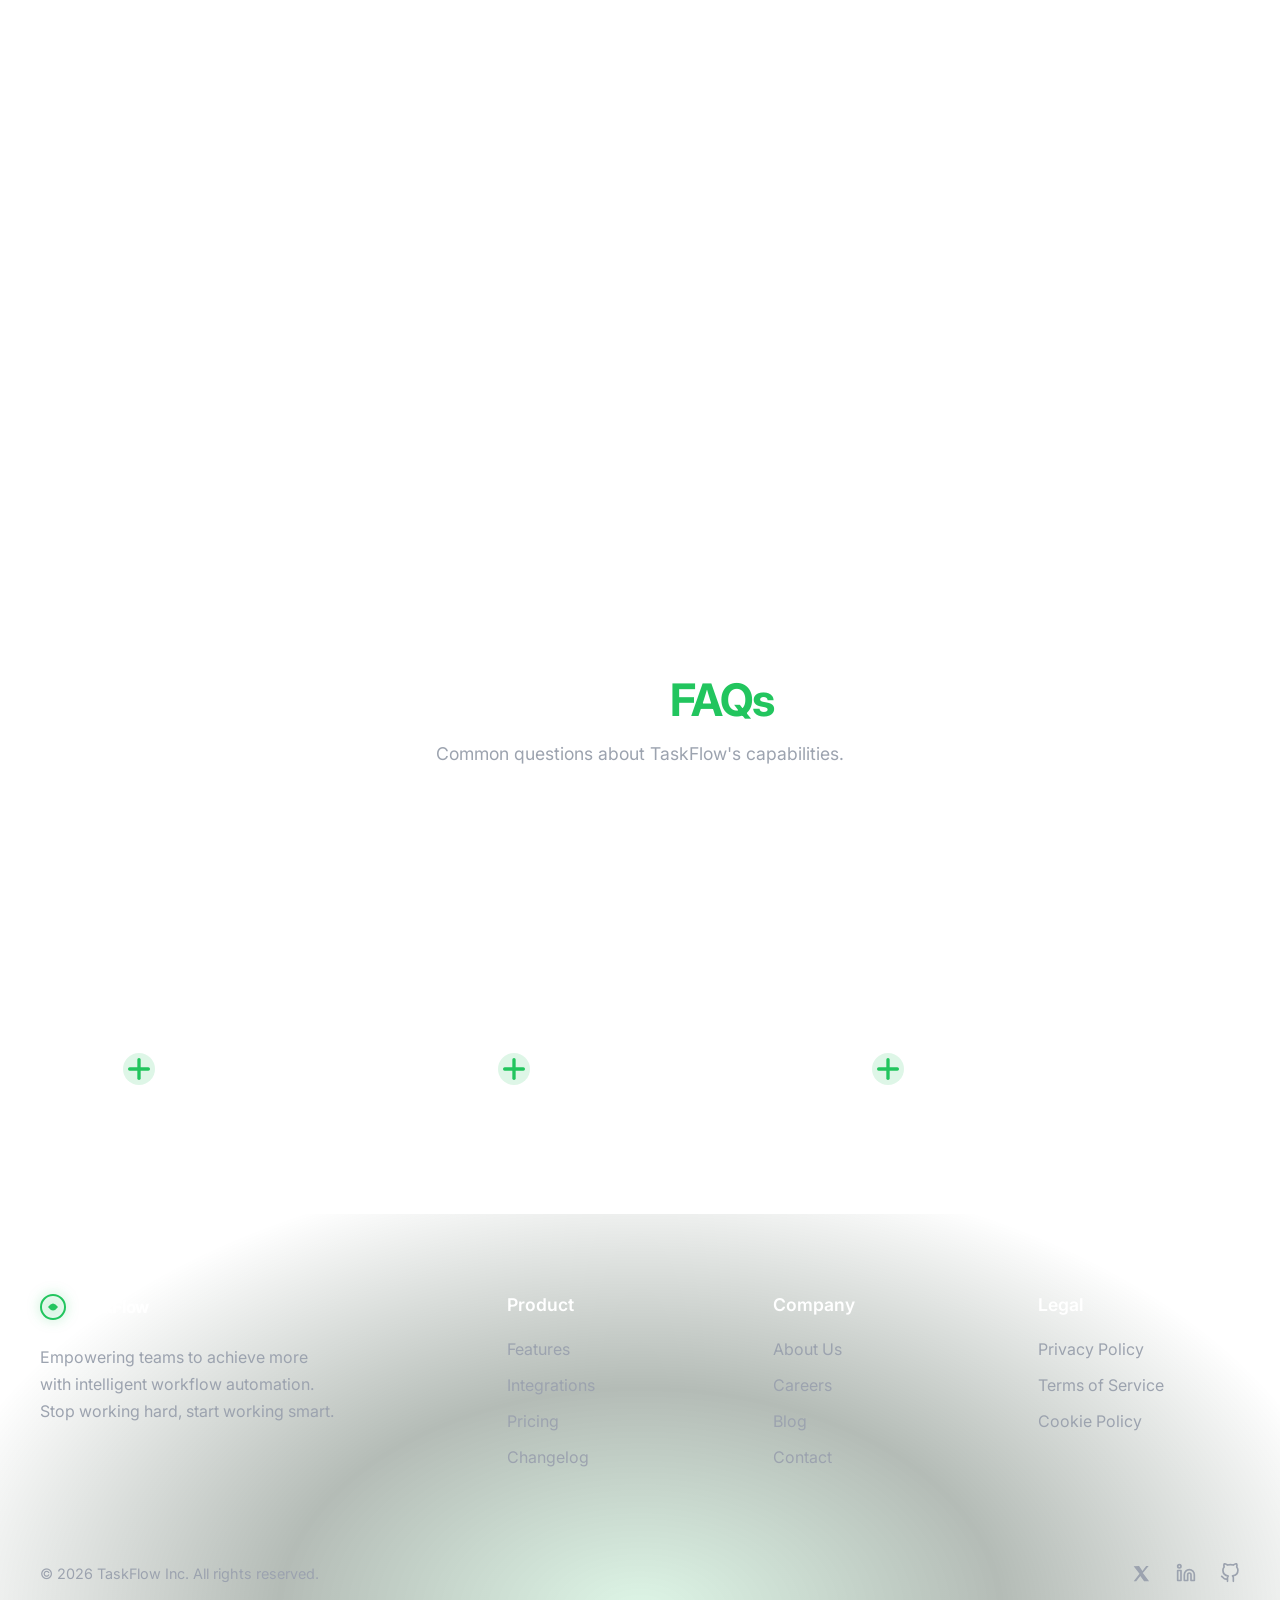
<file: pages/features.html>
<!DOCTYPE html>
<html lang="en">
<head>
  <meta charset="UTF-8" />
  <meta name="viewport" content="width=device-width, initial-scale=1.0" />
  <title>TaskFlow – Features</title>
  <meta name="description" content="Explore the powerful features built for productivity in TaskFlow." />
  <link rel="preconnect" href="https://fonts.googleapis.com" />
  <link rel="preconnect" href="https://fonts.gstatic.com" crossorigin />
  <link href="https://fonts.googleapis.com/css2?family=Inter:wght@300;400;500;600;700;800;900&display=swap" rel="stylesheet" />
  <link rel="stylesheet" href="../css/style.css" />
  <link rel="stylesheet" href="../css/features.css" />
</head>
<body>

  <!-- Canvas for particle stars -->
  <canvas id="stars-canvas"></canvas>

  <!-- Canvas for moon ring particles -->
  <canvas id="moon-particles"></canvas>

  <!-- ── NAVBAR ── -->
  <nav class="navbar" id="navbar">
    <div class="nav-container">
      <a href="../index.html" class="nav-logo" id="nav-logo">
        <span class="logo-icon">
          <svg width="26" height="26" viewBox="0 0 26 26" fill="none" xmlns="http://www.w3.org/2000/svg">
            <circle cx="13" cy="13" r="12" stroke="#22c55e" stroke-width="2"/>
            <path d="M8 13 Q13 6 18 13 Q13 20 8 13Z" fill="#22c55e"/>
          </svg>
        </span>
        <span class="logo-text">TaskFlow</span>
      </a>

      <ul class="nav-links" id="nav-links">
        <li><a href="../index.html" class="nav-link">Home</a></li>
        <li><a href="features.html" class="nav-link">Features</a></li>
        <li><a href="pricing.html" class="nav-link">Pricing</a></li>
        <li><a href="about.html" class="nav-link">About</a></li>
        <li><a href="contact.html" class="nav-link">Contact</a></li>
      </ul>

      <a href="login.html" class="btn btn-nav" id="nav-cta">Login</a>

      <button class="hamburger" id="hamburger" aria-label="Toggle menu">
        <span></span><span></span><span></span>
      </button>
    </div>
  </nav>

  <!-- ── HERO ── -->
  <section class="hero" id="hero">

    <!-- Glowing orb -->
    <div class="crescent-wrapper">
      <svg class="crescent-svg" viewBox="0 0 760 760" xmlns="http://www.w3.org/2000/svg">
        <defs>
          <linearGradient id="ring-gradient" x1="0%" y1="0%" x2="0%" y2="100%">
            <stop offset="0%" stop-color="#22c55e" stop-opacity="1" />
            <stop offset="25%" stop-color="#22c55e" stop-opacity="0.6" />
            <stop offset="60%" stop-color="#22c55e" stop-opacity="0" />
          </linearGradient>
        </defs>
        <!-- Large circle ring that frames/covers all hero text -->
        <circle
          class="crescent-path"
          cx="380" cy="380" r="368"
          fill="transparent"
          stroke="url(#ring-gradient)"
          stroke-width="3.5"
        />
      </svg>
    </div>
    <!-- Hero content -->
    <div class="hero-content" id="hero-content">

      <div class="badge" id="badge">
        <svg class="badge-icon" viewBox="0 0 24 24" fill="none" xmlns="http://www.w3.org/2000/svg">
          <path d="M13 2L4.09 12.11c-.37.41-.09 1.06.46 1.06H11l-1 8.84 8.91-10.11c.37-.41.09-1.06-.46-1.06H13l1-8.84z" fill="currentColor"/>
        </svg>
        <span>Discover Automation</span>
      </div>

      <h1 class="hero-title" id="hero-title">
        Our Core Features
      </h1>

      <p class="hero-subtitle" id="hero-subtitle">
        Explore all the intelligent tools designed to streamline your workflow<br />
        and help your team accomplish more in less time.
      </p>

      <div class="hero-buttons" id="hero-buttons">
        <a href="#features" class="btn btn-primary">Explore Features</a>
      </div>

    </div>
  </section>

  <!-- ── SCROLLING FEATURES SECTION ── -->
  <section class="scroll-features" id="features">
    <div class="scroll-features-container">

      <div class="scroll-features-header" style="margin-bottom: 5rem; text-align: center;">
        <h2 style="font-size: 2.8rem; font-weight: 700; color: #fff; letter-spacing: -0.02em;">Core <span class="text-green">Features</span></h2>
        <p style="color: #9ca3af; margin-top: 1rem; font-size: 1.1rem;">Everything you need to streamline your workflow and boost productivity.</p>
      </div>

      <div class="scroll-features-layout">
        <!-- LEFT SIDE (SCROLLING TOPICS) -->
        <div class="scroll-topics">
          
          <!-- Topic 1 -->
          <div class="topic-block active" data-index="0">
            <h3>Encrypted Automation Layers</h3>
            <p>That technology should simplify your work not make harder. Our mission is to make automation accessible to everyone from small startups.</p>
            <div class="topic-pills">
              <span class="pill">Visibility</span>
              <span class="pill">User Flows</span>
              <span class="pill">Performance</span>
              <span class="pill">Fidelity Interfaces</span>
              <span class="pill">Optimization</span>
            </div>
          </div>

          <!-- Topic 2 -->
          <div class="topic-block" data-index="1">
            <h3>Real-time Collaboration</h3>
            <p>Connect your entire team in a unified workspace. Changes sync instantly across all devices, eliminating version conflicts and miscommunications.</p>
            <div class="topic-pills">
              <span class="pill">Live Sync</span>
              <span class="pill">Comments</span>
              <span class="pill">Mentions</span>
            </div>
          </div>

          <!-- Topic 3 -->
          <div class="topic-block" data-index="2">
            <h3>Advanced Productivity Analytics</h3>
            <p>Gain deep insights into how your time is spent. Identify bottlenecks and optimize your workflow with intelligent, data-driven reports.</p>
            <div class="topic-pills">
              <span class="pill">Metrics</span>
              <span class="pill">Dashboards</span>
              <span class="pill">Export</span>
            </div>
          </div>

          <!-- Topic 4 -->
          <div class="topic-block" data-index="3">
            <h3>Custom Workflow Integrations</h3>
            <p>Seamlessly connect with your favorite tools. From Slack to GitHub, push and pull data effortlessly across your entire software stack.</p>
            <div class="topic-pills">
              <span class="pill">API Access</span>
              <span class="pill">Webhooks</span>
              <span class="pill">Plugins</span>
            </div>
          </div>
          
        </div>

        <!-- RIGHT SIDE (STICKY VISUALS) -->
        <div class="scroll-visuals">
          <div class="sticky-visual-card">
            <div class="visual-content" id="dynamic-visual">
              <!-- Visuals injected by script.js -->
            </div>
          </div>
        </div>
      </div>
    </div>
  </section>

  <!-- ── FEATURES FAQS SECTION ── -->
  <section class="faqs" id="feature-faqs">
    <div style="text-align: center; margin-bottom: 4rem;">
      <h2 style="font-size: 2.8rem; font-weight: 700; color: #fff; letter-spacing: -0.02em;">Feature <span class="text-green">FAQs</span></h2>
      <p style="color: #9ca3af; margin-top: 1rem; font-size: 1.1rem;">Common questions about TaskFlow's capabilities.</p>
    </div>

    <div class="faq-container faq-grid">
      <div class="faq-card">
        <h3 class="faq-card-question">How many tools can I integrate with TaskFlow?</h3>
        <div class="faq-card-answer">
          <p>TaskFlow offers native 1-click integrations with over 50 popular tools including Slack, Jira, GitHub, and Notion, plus a robust API for custom connections.</p>
        </div>
        <div class="faq-spacer"></div>
        <div class="faq-card-toggle">
          <svg viewBox="0 0 24 24" fill="none" stroke="currentColor" stroke-width="2.5" stroke-linecap="round" stroke-linejoin="round"><line x1="12" y1="5" x2="12" y2="19"></line><line x1="5" y1="12" x2="19" y2="12"></line></svg>
        </div>
      </div>
      
      <div class="faq-card">
        <h3 class="faq-card-question">Are the productivity analytics real-time?</h3>
        <div class="faq-card-answer">
          <p>Yes, our analytics dashboards update instantaneously. You can track team velocity, identify bottlenecks, and measure impact as work actually happens.</p>
        </div>
        <div class="faq-spacer"></div>
        <div class="faq-card-toggle">
          <svg viewBox="0 0 24 24" fill="none" stroke="currentColor" stroke-width="2.5" stroke-linecap="round" stroke-linejoin="round"><line x1="12" y1="5" x2="12" y2="19"></line><line x1="5" y1="12" x2="19" y2="12"></line></svg>
        </div>
      </div>
      
      <div class="faq-card">
        <h3 class="faq-card-question">Can I create custom automation rules?</h3>
        <div class="faq-card-answer">
          <p>Absolutely. Our visual automation builder lets you create complex multi-step workflows using conditional logic, without writing a single line of code.</p>
        </div>
        <div class="faq-spacer"></div>
        <div class="faq-card-toggle">
          <svg viewBox="0 0 24 24" fill="none" stroke="currentColor" stroke-width="2.5" stroke-linecap="round" stroke-linejoin="round"><line x1="12" y1="5" x2="12" y2="19"></line><line x1="5" y1="12" x2="19" y2="12"></line></svg>
        </div>
      </div>
    </div>
  </section>

  <!-- ── FOOTER ── -->
  <footer class="footer">
    <div class="footer-container">
      <div class="footer-brand reveal-up">
        <a href="#" class="nav-logo">
          <span class="logo-icon">
            <svg width="26" height="26" viewBox="0 0 26 26" fill="none" xmlns="http://www.w3.org/2000/svg">
              <circle cx="13" cy="13" r="12" stroke="#22c55e" stroke-width="2"/>
              <path d="M8 13 Q13 6 18 13 Q13 20 8 13Z" fill="#22c55e"/>
            </svg>
          </span>
          <span class="logo-text">TaskFlow</span>
        </a>
        <p class="footer-desc">Empowering teams to achieve more with intelligent workflow automation. Stop working hard, start working smart.</p>
      </div>
      
      <div class="footer-links-group reveal-up delay-1">
        <h4 class="footer-title">Product</h4>
        <ul class="footer-links">
          <li><a href="#">Features</a></li>
          <li><a href="#">Integrations</a></li>
          <li><a href="pricing.html">Pricing</a></li>
          <li><a href="#">Changelog</a></li>
        </ul>
      </div>

      <div class="footer-links-group reveal-up delay-2">
        <h4 class="footer-title">Company</h4>
        <ul class="footer-links">
          <li><a href="about.html">About Us</a></li>
          <li><a href="#">Careers</a></li>
          <li><a href="#">Blog</a></li>
          <li><a href="contact.html">Contact</a></li>
        </ul>
      </div>

      <div class="footer-links-group reveal-up delay-3">
        <h4 class="footer-title">Legal</h4>
        <ul class="footer-links">
          <li><a href="#">Privacy Policy</a></li>
          <li><a href="#">Terms of Service</a></li>
          <li><a href="#">Cookie Policy</a></li>
        </ul>
      </div>
    </div>
    
    <div class="footer-bottom reveal-up">
      <p>&copy; 2026 TaskFlow Inc. All rights reserved.</p>
      <div class="social-links">
        <a href="#" aria-label="Twitter"><svg viewBox="0 0 24 24" fill="none" stroke="currentColor" stroke-width="2" stroke-linecap="round" stroke-linejoin="round"><path d="M2 4l7 9-7 9h3l5-6.5 4.5 6.5h6l-7.5-10 7-8.5h-3l-4.5 6-4-6z" fill="currentColor" stroke="none"></path></svg></a>
        <a href="#" aria-label="LinkedIn"><svg viewBox="0 0 24 24" fill="none" stroke="currentColor" stroke-width="2" stroke-linecap="round" stroke-linejoin="round"><path d="M16 8a6 6 0 0 1 6 6v7h-4v-7a2 2 0 0 0-2-2 2 2 0 0 0-2 2v7h-4v-7a6 6 0 0 1 6-6z"></path><rect x="2" y="9" width="4" height="12"></rect><circle cx="4" cy="4" r="2"></circle></svg></a>
        <a href="#" aria-label="GitHub"><svg viewBox="0 0 24 24" fill="none" stroke="currentColor" stroke-width="2" stroke-linecap="round" stroke-linejoin="round"><path d="M9 19c-5 1.5-5-2.5-7-3m14 6v-3.87a3.37 3.37 0 0 0-.94-2.61c3.14-.35 6.44-1.54 6.44-7A5.44 5.44 0 0 0 20 4.77 5.07 5.07 0 0 0 19.91 1S18.73.65 16 2.48a13.38 13.38 0 0 0-7 0C6.27.65 5.09 1 5.09 1A5.07 5.07 0 0 0 5 4.77a5.44 5.44 0 0 0-1.5 3.78c0 5.42 3.3 6.61 6.44 7A3.37 3.37 0 0 0 9 18.13V22"></path></svg></a>
      </div>
    </div>
  </footer>

  <script src="../js/script.js"></script>
  <script src="../js/features.js"></script>

  <!-- Scroll to Top Button -->
  <button id="scrollToTopBtn" class="scroll-to-top" aria-label="Scroll to top">
    <svg viewBox="0 0 24 24" fill="none" stroke="currentColor" stroke-width="2.5" stroke-linecap="round" stroke-linejoin="round">
      <polyline points="18 15 12 9 6 15"></polyline>
    </svg>
  </button>
  <script src="../js/scroll-to-top.js"></script>
</body>
</html>
</file>
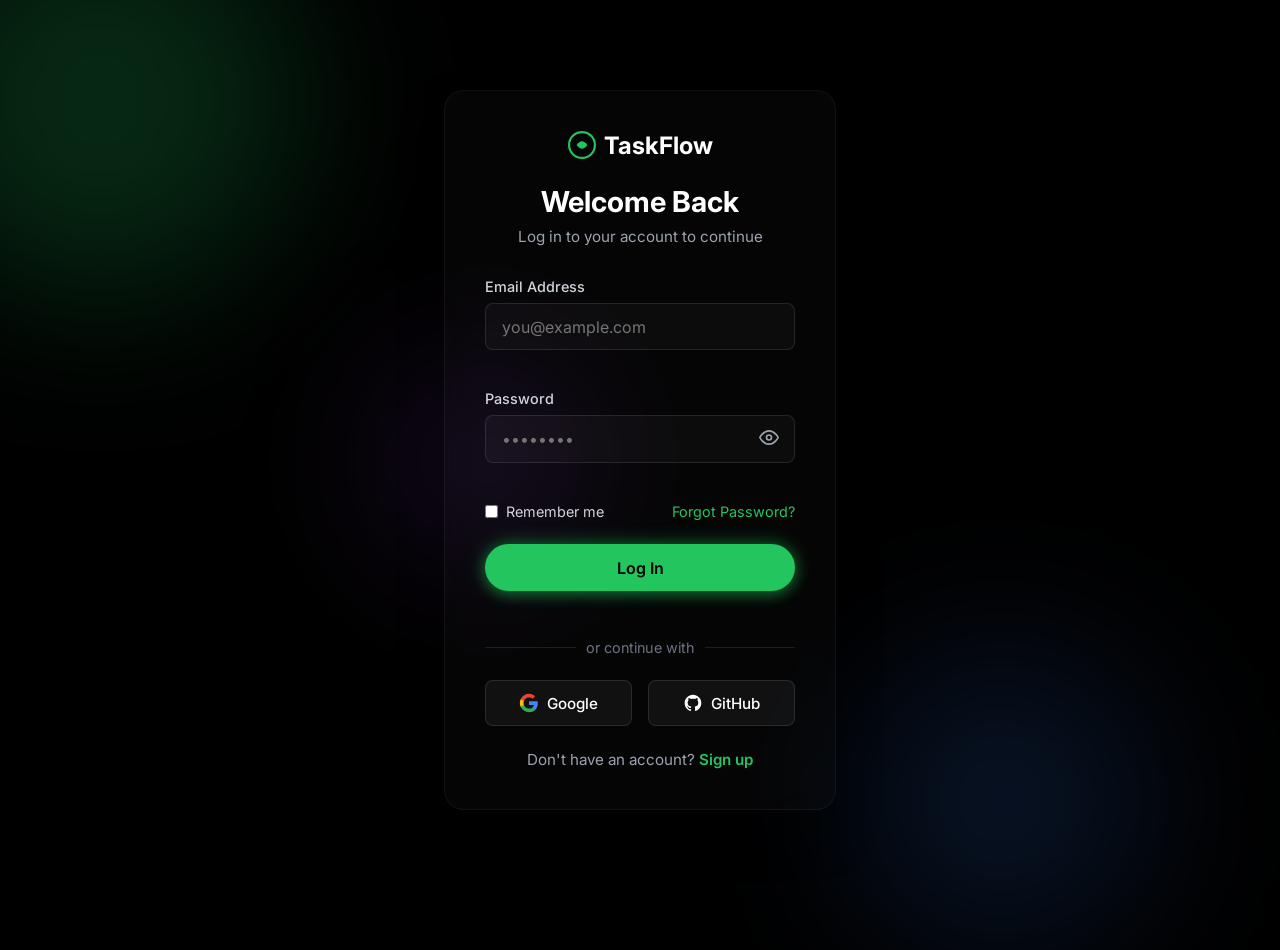
<file: pages/login.html>
<!DOCTYPE html>
<html lang="en">
<head>
  <meta charset="UTF-8">
  <meta name="viewport" content="width=device-width, initial-scale=1.0">
  <title>Login - TaskFlow</title>
  <link href="https://fonts.googleapis.com/css2?family=Inter:wght@300;400;500;600;700&display=swap" rel="stylesheet" />
  <link rel="stylesheet" href="../css/style.css">
  <link rel="stylesheet" href="../css/login.css">
</head>
<body class="login-body">
  
  <!-- Animated Background Elements -->
  <div class="bg-shape shape-1"></div>
  <div class="bg-shape shape-2"></div>
  <div class="bg-shape shape-3"></div>

  <div class="login-container">
    <div class="login-card glass">
      
      <div class="login-header">
        <a href="../index.html" class="logo">
          <svg width="28" height="28" viewBox="0 0 26 26" fill="none" xmlns="http://www.w3.org/2000/svg">
            <circle cx="13" cy="13" r="12" stroke="#22c55e" stroke-width="2"/>
            <path d="M8 13 Q13 6 18 13 Q13 20 8 13Z" fill="#22c55e"/>
          </svg>
          TaskFlow
        </a>
        <h1>Welcome Back</h1>
        <p>Log in to your account to continue</p>
      </div>

      <form id="login-form">
        <div class="form-group">
          <label for="email">Email Address</label>
          <input type="email" id="email" placeholder="you@example.com" />
          <span class="error-text" id="email-error"></span>
        </div>

        <div class="form-group">
          <label for="password">Password</label>
          <div class="input-icon-wrap">
            <input type="password" id="password" placeholder="••••••••" />
            <button type="button" class="btn-toggle-pass" id="btn-toggle-pass">
              <svg viewBox="0 0 24 24" fill="none" stroke="currentColor" stroke-width="2" stroke-linecap="round" stroke-linejoin="round" class="icon-eye"><path d="M1 12s4-8 11-8 11 8 11 8-4 8-11 8-11-8-11-8z"></path><circle cx="12" cy="12" r="3"></circle></svg>
            </button>
          </div>
          <span class="error-text" id="password-error"></span>
        </div>

        <div class="form-options">
          <label class="checkbox-label">
            <input type="checkbox" id="remember-me" />
            <span>Remember me</span>
          </label>
          <a href="#" class="forgot-pass" onclick="alert('Forgot password dummy link!')">Forgot Password?</a>
        </div>

        <button type="submit" class="btn btn-primary btn-block">Log In</button>
      </form>

      <div class="divider">
        <span>or continue with</span>
      </div>

      <div class="social-login">
        <button class="btn btn-social" onclick="alert('Google login UI only')">
          <svg viewBox="0 0 24 24" fill="none" xmlns="http://www.w3.org/2000/svg">
            <path d="M22.56 12.25c0-.78-.07-1.53-.2-2.25H12v4.26h5.92c-.26 1.37-1.04 2.53-2.21 3.31v2.77h3.57c2.08-1.92 3.28-4.74 3.28-8.09z" fill="#4285F4"/>
            <path d="M12 23c2.97 0 5.46-.98 7.28-2.66l-3.57-2.77c-.98.66-2.23 1.06-3.71 1.06-2.86 0-5.29-1.93-6.16-4.53H2.18v2.84C3.99 20.53 7.7 23 12 23z" fill="#34A853"/>
            <path d="M5.84 14.09c-.22-.66-.35-1.36-.35-2.09s.13-1.43.35-2.09V7.07H2.18C1.43 8.55 1 10.22 1 12s.43 3.45 1.18 4.93l2.85-2.22.81-.62z" fill="#FBBC05"/>
            <path d="M12 5.38c1.62 0 3.06.56 4.21 1.64l3.15-3.15C17.45 2.09 14.97 1 12 1 7.7 1 3.99 3.47 2.18 7.07l3.66 2.84c.87-2.6 3.3-4.53 6.16-4.53z" fill="#EA4335"/>
          </svg>
          Google
        </button>
        <button class="btn btn-social" onclick="alert('GitHub login UI only')">
          <svg viewBox="0 0 24 24" fill="currentColor" xmlns="http://www.w3.org/2000/svg">
            <path fill-rule="evenodd" clip-rule="evenodd" d="M12 2C6.477 2 2 6.477 2 12c0 4.42 2.865 8.166 6.839 9.489.5.092.682-.217.682-.482 0-.237-.008-.866-.013-1.7-2.782.603-3.369-1.34-3.369-1.34-.454-1.156-1.11-1.462-1.11-1.462-.908-.62.069-.608.069-.608 1.003.07 1.531 1.03 1.531 1.03.892 1.529 2.341 1.087 2.91.831.092-.646.35-1.086.636-1.336-2.22-.253-4.555-1.11-4.555-4.943 0-1.091.39-1.984 1.029-2.683-.103-.253-.446-1.27.098-2.647 0 0 .84-.269 2.75 1.025A9.578 9.578 0 0112 6.836c.85.004 1.705.114 2.504.336 1.909-1.294 2.747-1.025 2.747-1.025.546 1.379.203 2.394.1 2.647.64.699 1.028 1.592 1.028 2.683 0 3.842-2.339 4.687-4.566 4.935.359.309.678.919.678 1.852 0 1.336-.012 2.415-.012 2.743 0 .267.18.578.688.48C19.138 20.161 22 16.416 22 12c0-5.523-4.477-10-10-10z" />
          </svg>
          GitHub
        </button>
      </div>

      <div class="signup-row">
        Don't have an account? <a href="signup.html" class="text-green">Sign up</a>
      </div>

    </div>
  </div>

  <script src="../js/db.js"></script>
  <script src="../js/login.js"></script>

  <!-- Scroll to Top Button -->
  <button id="scrollToTopBtn" class="scroll-to-top" aria-label="Scroll to top">
    <svg viewBox="0 0 24 24" fill="none" stroke="currentColor" stroke-width="2.5" stroke-linecap="round" stroke-linejoin="round">
      <polyline points="18 15 12 9 6 15"></polyline>
    </svg>
  </button>
  <script src="../js/scroll-to-top.js"></script>
</body>
</html>
</file>
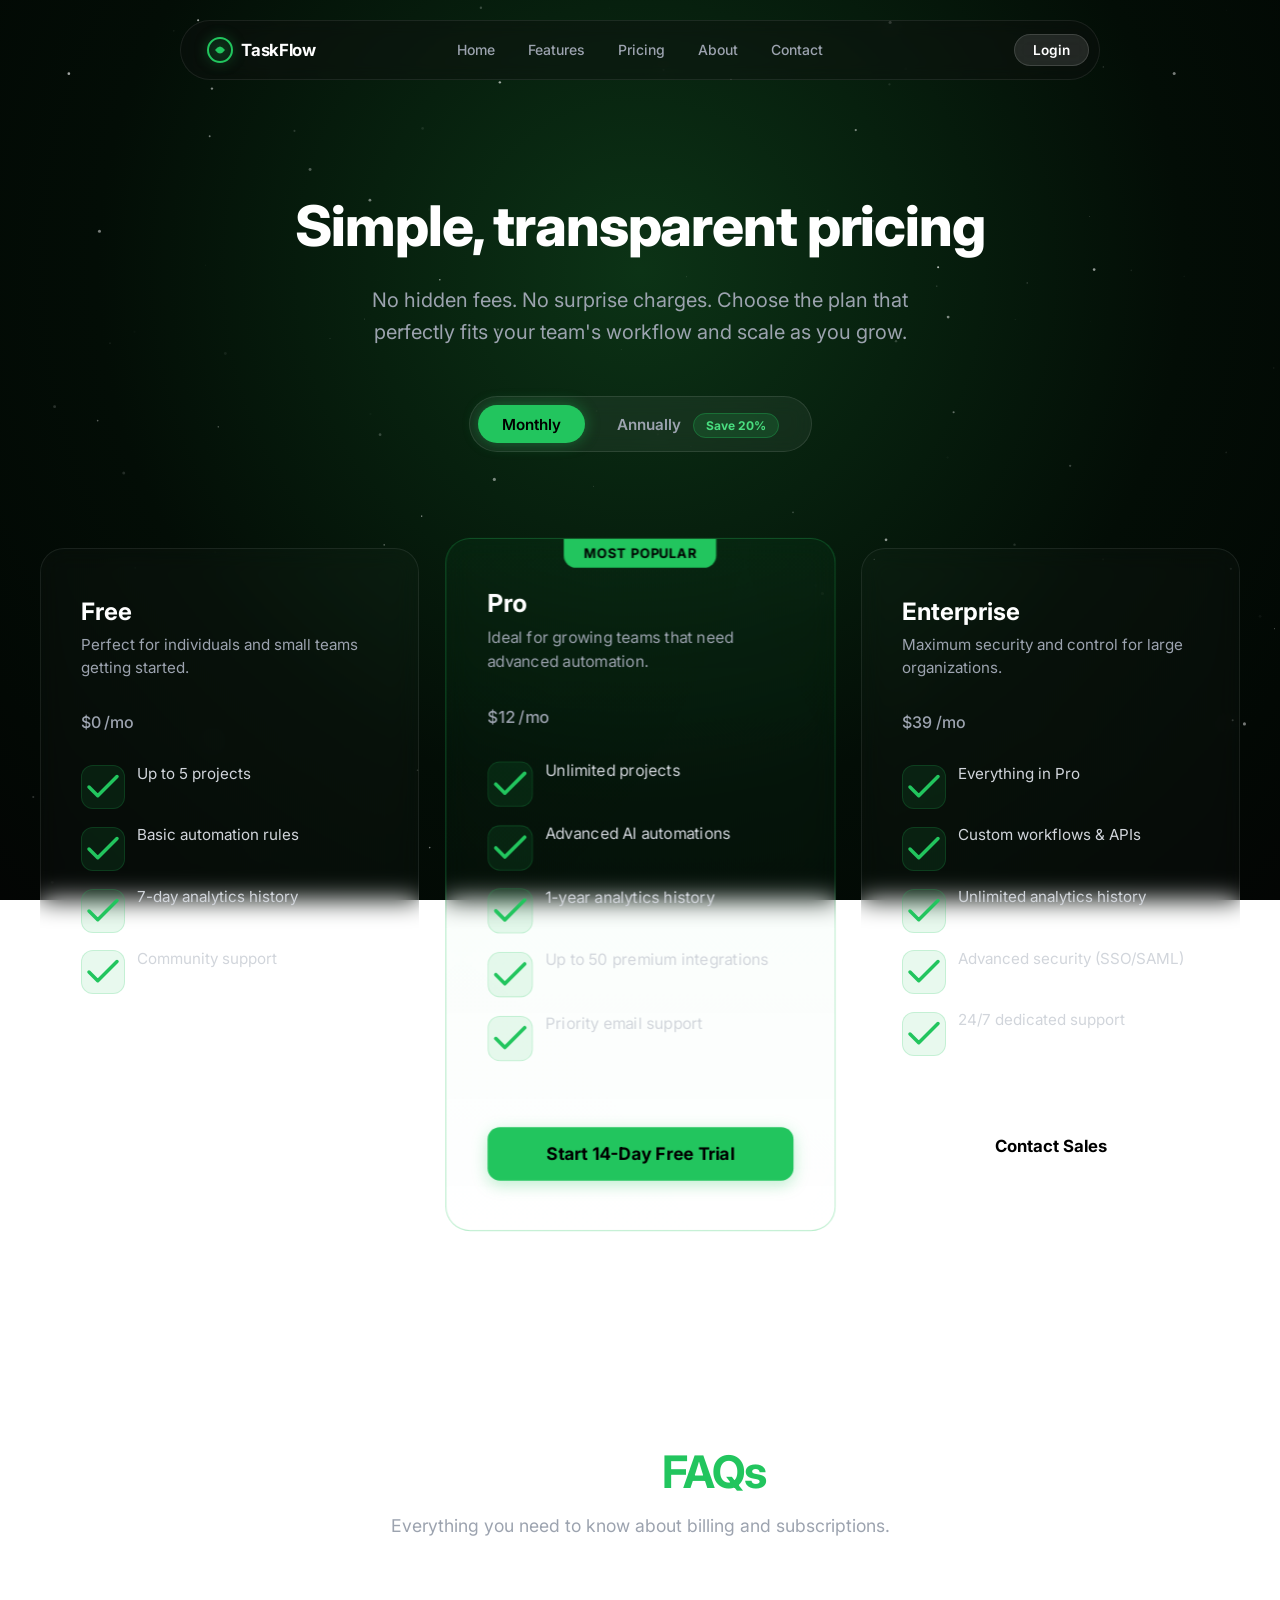
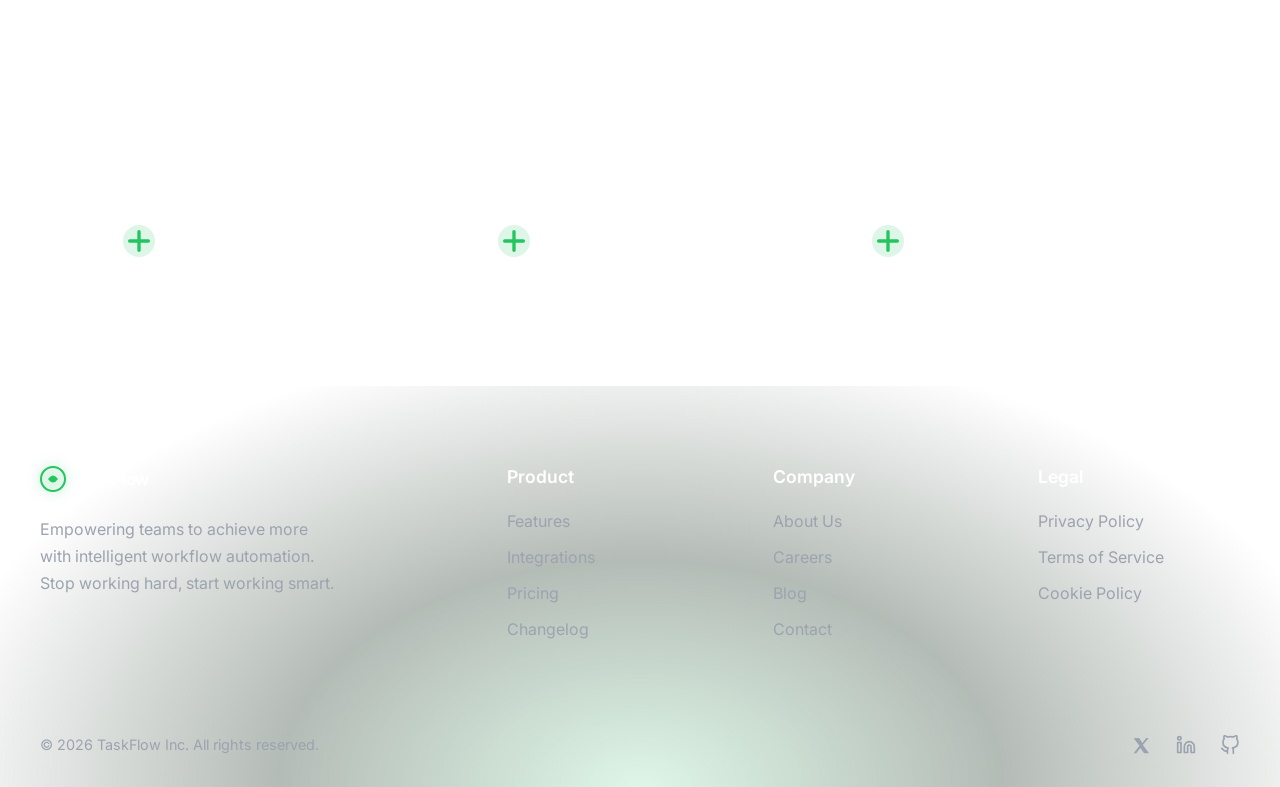
<file: pages/pricing.html>
<!DOCTYPE html>
<html lang="en">
<head>
  <meta charset="UTF-8" />
  <meta name="viewport" content="width=device-width, initial-scale=1.0" />
  <title>TaskFlow – Pricing</title>
  <meta name="description" content="Simple, transparent pricing for teams of all sizes." />
  <link rel="preconnect" href="https://fonts.googleapis.com" />
  <link rel="preconnect" href="https://fonts.gstatic.com" crossorigin />
  <link href="https://fonts.googleapis.com/css2?family=Inter:wght@300;400;500;600;700;800;900&display=swap" rel="stylesheet" />
  <link rel="stylesheet" href="../css/style.css" />
  <link rel="stylesheet" href="../css/pricing.css" />
</head>
<body>

  <!-- Canvas for particle stars -->
  <canvas id="stars-canvas"></canvas>

  <!-- ── NAVBAR ── -->
  <nav class="navbar" id="navbar">
    <div class="nav-container">
      <a href="../index.html" class="nav-logo" id="nav-logo">
        <span class="logo-icon">
          <svg width="26" height="26" viewBox="0 0 26 26" fill="none" xmlns="http://www.w3.org/2000/svg">
            <circle cx="13" cy="13" r="12" stroke="#22c55e" stroke-width="2"/>
            <path d="M8 13 Q13 6 18 13 Q13 20 8 13Z" fill="#22c55e"/>
          </svg>
        </span>
        <span class="logo-text">TaskFlow</span>
      </a>

      <ul class="nav-links" id="nav-links">
        <li><a href="../index.html" class="nav-link">Home</a></li>
        <li><a href="features.html" class="nav-link">Features</a></li>
        <li><a href="pricing.html" class="nav-link">Pricing</a></li>
        <li><a href="about.html" class="nav-link">About</a></li>
        <li><a href="contact.html" class="nav-link">Contact</a></li>
      </ul>

      <a href="login.html" class="btn btn-nav" id="nav-cta">Login</a>

      <button class="hamburger" id="hamburger" aria-label="Toggle menu">
        <span></span><span></span><span></span>
      </button>
    </div>
  </nav>

  <!-- ── PRICING HERO ── -->
  <section class="pricing-hero">
    <h1 class="pricing-title">Simple, transparent pricing</h1>
    <p class="pricing-subtitle">
      No hidden fees. No surprise charges. Choose the plan that perfectly fits your team's workflow and scale as you grow.
    </p>

    <div class="billing-toggle-wrapper">
      <div class="toggle-slider"></div>
      <button class="billing-btn active" data-billing="monthly">Monthly</button>
      <button class="billing-btn" data-billing="yearly">
        Annually <span class="save-badge">Save 20%</span>
      </button>
    </div>
  </section>

  <!-- ── PRICING CARDS ── -->
  <section class="pricing-section">
    <div class="pricing-grid">
      
      <!-- Free Tier -->
      <div class="pricing-card">
        <div class="card-header">
          <h3 class="tier-name">Free</h3>
          <p class="tier-desc">Perfect for individuals and small teams getting started.</p>
        </div>
        <div class="tier-price">
          <span class="price-monthly">$0</span><span class="price-yearly" style="display: none;">$0</span><span>/mo</span>
        </div>
        <ul class="card-features">
          <li><svg class="feature-icon" width="20" height="20" viewBox="0 0 24 24" fill="none" stroke="currentColor" stroke-width="2" stroke-linecap="round" stroke-linejoin="round"><polyline points="20 6 9 17 4 12"></polyline></svg> Up to 5 projects</li>
          <li><svg class="feature-icon" width="20" height="20" viewBox="0 0 24 24" fill="none" stroke="currentColor" stroke-width="2" stroke-linecap="round" stroke-linejoin="round"><polyline points="20 6 9 17 4 12"></polyline></svg> Basic automation rules</li>
          <li><svg class="feature-icon" width="20" height="20" viewBox="0 0 24 24" fill="none" stroke="currentColor" stroke-width="2" stroke-linecap="round" stroke-linejoin="round"><polyline points="20 6 9 17 4 12"></polyline></svg> 7-day analytics history</li>
          <li><svg class="feature-icon" width="20" height="20" viewBox="0 0 24 24" fill="none" stroke="currentColor" stroke-width="2" stroke-linecap="round" stroke-linejoin="round"><polyline points="20 6 9 17 4 12"></polyline></svg> Community support</li>
        </ul>
        <a href="signup.html" class="btn-free">Get Started for Free</a>
      </div>

      <!-- Pro Tier -->
      <div class="pricing-card popular">
        <div class="popular-badge">Most Popular</div>
        <div class="card-header">
          <h3 class="tier-name">Pro</h3>
          <p class="tier-desc">Ideal for growing teams that need advanced automation.</p>
        </div>
        <div class="tier-price">
          <span class="price-monthly">$12</span><span class="price-yearly" style="display: none;">$9</span><span>/mo</span>
        </div>
        <ul class="card-features">
          <li><svg class="feature-icon" width="20" height="20" viewBox="0 0 24 24" fill="none" stroke="currentColor" stroke-width="2" stroke-linecap="round" stroke-linejoin="round"><polyline points="20 6 9 17 4 12"></polyline></svg> Unlimited projects</li>
          <li><svg class="feature-icon" width="20" height="20" viewBox="0 0 24 24" fill="none" stroke="currentColor" stroke-width="2" stroke-linecap="round" stroke-linejoin="round"><polyline points="20 6 9 17 4 12"></polyline></svg> Advanced AI automations</li>
          <li><svg class="feature-icon" width="20" height="20" viewBox="0 0 24 24" fill="none" stroke="currentColor" stroke-width="2" stroke-linecap="round" stroke-linejoin="round"><polyline points="20 6 9 17 4 12"></polyline></svg> 1-year analytics history</li>
          <li><svg class="feature-icon" width="20" height="20" viewBox="0 0 24 24" fill="none" stroke="currentColor" stroke-width="2" stroke-linecap="round" stroke-linejoin="round"><polyline points="20 6 9 17 4 12"></polyline></svg> Up to 50 premium integrations</li>
          <li><svg class="feature-icon" width="20" height="20" viewBox="0 0 24 24" fill="none" stroke="currentColor" stroke-width="2" stroke-linecap="round" stroke-linejoin="round"><polyline points="20 6 9 17 4 12"></polyline></svg> Priority email support</li>
        </ul>
        <a href="signup.html" class="btn-pro">Start 14-Day Free Trial</a>
      </div>

      <!-- Enterprise Tier -->
      <div class="pricing-card">
        <div class="card-header">
          <h3 class="tier-name">Enterprise</h3>
          <p class="tier-desc">Maximum security and control for large organizations.</p>
        </div>
        <div class="tier-price">
          <span class="price-monthly">$39</span><span class="price-yearly" style="display: none;">$29</span><span>/mo</span>
        </div>
        <ul class="card-features">
          <li><svg class="feature-icon" width="20" height="20" viewBox="0 0 24 24" fill="none" stroke="currentColor" stroke-width="2" stroke-linecap="round" stroke-linejoin="round"><polyline points="20 6 9 17 4 12"></polyline></svg> Everything in Pro</li>
          <li><svg class="feature-icon" width="20" height="20" viewBox="0 0 24 24" fill="none" stroke="currentColor" stroke-width="2" stroke-linecap="round" stroke-linejoin="round"><polyline points="20 6 9 17 4 12"></polyline></svg> Custom workflows & APIs</li>
          <li><svg class="feature-icon" width="20" height="20" viewBox="0 0 24 24" fill="none" stroke="currentColor" stroke-width="2" stroke-linecap="round" stroke-linejoin="round"><polyline points="20 6 9 17 4 12"></polyline></svg> Unlimited analytics history</li>
          <li><svg class="feature-icon" width="20" height="20" viewBox="0 0 24 24" fill="none" stroke="currentColor" stroke-width="2" stroke-linecap="round" stroke-linejoin="round"><polyline points="20 6 9 17 4 12"></polyline></svg> Advanced security (SSO/SAML)</li>
          <li><svg class="feature-icon" width="20" height="20" viewBox="0 0 24 24" fill="none" stroke="currentColor" stroke-width="2" stroke-linecap="round" stroke-linejoin="round"><polyline points="20 6 9 17 4 12"></polyline></svg> 24/7 dedicated support</li>
        </ul>
        <a href="index.html#contact" class="btn-enterprise">Contact Sales</a>
      </div>

    </div>
  </section>

  <!-- ── PRICING FAQS SECTION ── -->
  <section class="faqs" id="pricing-faqs">
    <div style="text-align: center; margin-bottom: 4rem;">
      <h2 style="font-size: 2.8rem; font-weight: 700; color: #fff; letter-spacing: -0.02em;">Pricing <span class="text-green">FAQs</span></h2>
      <p style="color: #9ca3af; margin-top: 1rem; font-size: 1.1rem;">Everything you need to know about billing and subscriptions.</p>
    </div>

    <div class="faq-container faq-grid">
      <div class="faq-card">
        <h3 class="faq-card-question">What forms of payment do you accept?</h3>
        <div class="faq-card-answer">
          <p>We accept all major credit cards including Visa, Mastercard, and American Express. We also support PayPal and wire transfers for Enterprise plans.</p>
        </div>
        <div class="faq-spacer"></div>
        <div class="faq-card-toggle">
          <svg viewBox="0 0 24 24" fill="none" stroke="currentColor" stroke-width="2.5" stroke-linecap="round" stroke-linejoin="round"><line x1="12" y1="5" x2="12" y2="19"></line><line x1="5" y1="12" x2="19" y2="12"></line></svg>
        </div>
      </div>
      
      <div class="faq-card">
        <h3 class="faq-card-question">Can I change my plan later?</h3>
        <div class="faq-card-answer">
          <p>Yes, absolutely. You can upgrade or downgrade your plan at any time. If you upgrade, the prorated difference will be applied to your next billing cycle.</p>
        </div>
        <div class="faq-spacer"></div>
        <div class="faq-card-toggle">
          <svg viewBox="0 0 24 24" fill="none" stroke="currentColor" stroke-width="2.5" stroke-linecap="round" stroke-linejoin="round"><line x1="12" y1="5" x2="12" y2="19"></line><line x1="5" y1="12" x2="19" y2="12"></line></svg>
        </div>
      </div>
      
      <div class="faq-card">
        <h3 class="faq-card-question">Are there any setup costs or hidden fees?</h3>
        <div class="faq-card-answer">
          <p>No, there are no hidden fees or setup costs. The price you see on the pricing page is exactly what you pay. Enterprise plans may have custom implementation fees.</p>
        </div>
        <div class="faq-spacer"></div>
        <div class="faq-card-toggle">
          <svg viewBox="0 0 24 24" fill="none" stroke="currentColor" stroke-width="2.5" stroke-linecap="round" stroke-linejoin="round"><line x1="12" y1="5" x2="12" y2="19"></line><line x1="5" y1="12" x2="19" y2="12"></line></svg>
        </div>
      </div>
    </div>
  </section>

  <!-- ── FOOTER ── -->
  <footer class="footer">
    <div class="footer-container">
      <div class="footer-brand reveal-up">
        <a href="#" class="nav-logo">
          <span class="logo-icon">
            <svg width="26" height="26" viewBox="0 0 26 26" fill="none" xmlns="http://www.w3.org/2000/svg">
              <circle cx="13" cy="13" r="12" stroke="#22c55e" stroke-width="2"/>
              <path d="M8 13 Q13 6 18 13 Q13 20 8 13Z" fill="#22c55e"/>
            </svg>
          </span>
          <span class="logo-text">TaskFlow</span>
        </a>
        <p class="footer-desc">Empowering teams to achieve more with intelligent workflow automation. Stop working hard, start working smart.</p>
      </div>
      
      <div class="footer-links-group reveal-up delay-1">
        <h4 class="footer-title">Product</h4>
        <ul class="footer-links">
          <li><a href="features.html">Features</a></li>
          <li><a href="#">Integrations</a></li>
          <li><a href="pricing.html">Pricing</a></li>
          <li><a href="#">Changelog</a></li>
        </ul>
      </div>

      <div class="footer-links-group reveal-up delay-2">
        <h4 class="footer-title">Company</h4>
        <ul class="footer-links">
          <li><a href="about.html">About Us</a></li>
          <li><a href="#">Careers</a></li>
          <li><a href="#">Blog</a></li>
          <li><a href="contact.html">Contact</a></li>
        </ul>
      </div>

      <div class="footer-links-group reveal-up delay-3">
        <h4 class="footer-title">Legal</h4>
        <ul class="footer-links">
          <li><a href="#">Privacy Policy</a></li>
          <li><a href="#">Terms of Service</a></li>
          <li><a href="#">Cookie Policy</a></li>
        </ul>
      </div>
    </div>
    
    <div class="footer-bottom reveal-up">
      <p>&copy; 2026 TaskFlow Inc. All rights reserved.</p>
      <div class="social-links">
        <a href="#" aria-label="Twitter"><svg viewBox="0 0 24 24" fill="none" stroke="currentColor" stroke-width="2" stroke-linecap="round" stroke-linejoin="round"><path d="M2 4l7 9-7 9h3l5-6.5 4.5 6.5h6l-7.5-10 7-8.5h-3l-4.5 6-4-6z" fill="currentColor" stroke="none"></path></svg></a>
        <a href="#" aria-label="LinkedIn"><svg viewBox="0 0 24 24" fill="none" stroke="currentColor" stroke-width="2" stroke-linecap="round" stroke-linejoin="round"><path d="M16 8a6 6 0 0 1 6 6v7h-4v-7a2 2 0 0 0-2-2 2 2 0 0 0-2 2v7h-4v-7a6 6 0 0 1 6-6z"></path><rect x="2" y="9" width="4" height="12"></rect><circle cx="4" cy="4" r="2"></circle></svg></a>
        <a href="#" aria-label="GitHub"><svg viewBox="0 0 24 24" fill="none" stroke="currentColor" stroke-width="2" stroke-linecap="round" stroke-linejoin="round"><path d="M9 19c-5 1.5-5-2.5-7-3m14 6v-3.87a3.37 3.37 0 0 0-.94-2.61c3.14-.35 6.44-1.54 6.44-7A5.44 5.44 0 0 0 20 4.77 5.07 5.07 0 0 0 19.91 1S18.73.65 16 2.48a13.38 13.38 0 0 0-7 0C6.27.65 5.09 1 5.09 1A5.07 5.07 0 0 0 5 4.77a5.44 5.44 0 0 0-1.5 3.78c0 5.42 3.3 6.61 6.44 7A3.37 3.37 0 0 0 9 18.13V22"></path></svg></a>
      </div>
    </div>
  </footer>

  <script src="../js/script.js"></script>
  <script src="../js/pricing.js"></script>

  <!-- Scroll to Top Button -->
  <button id="scrollToTopBtn" class="scroll-to-top" aria-label="Scroll to top">
    <svg viewBox="0 0 24 24" fill="none" stroke="currentColor" stroke-width="2.5" stroke-linecap="round" stroke-linejoin="round">
      <polyline points="18 15 12 9 6 15"></polyline>
    </svg>
  </button>
  <script src="../js/scroll-to-top.js"></script>
</body>
</html>
</file>
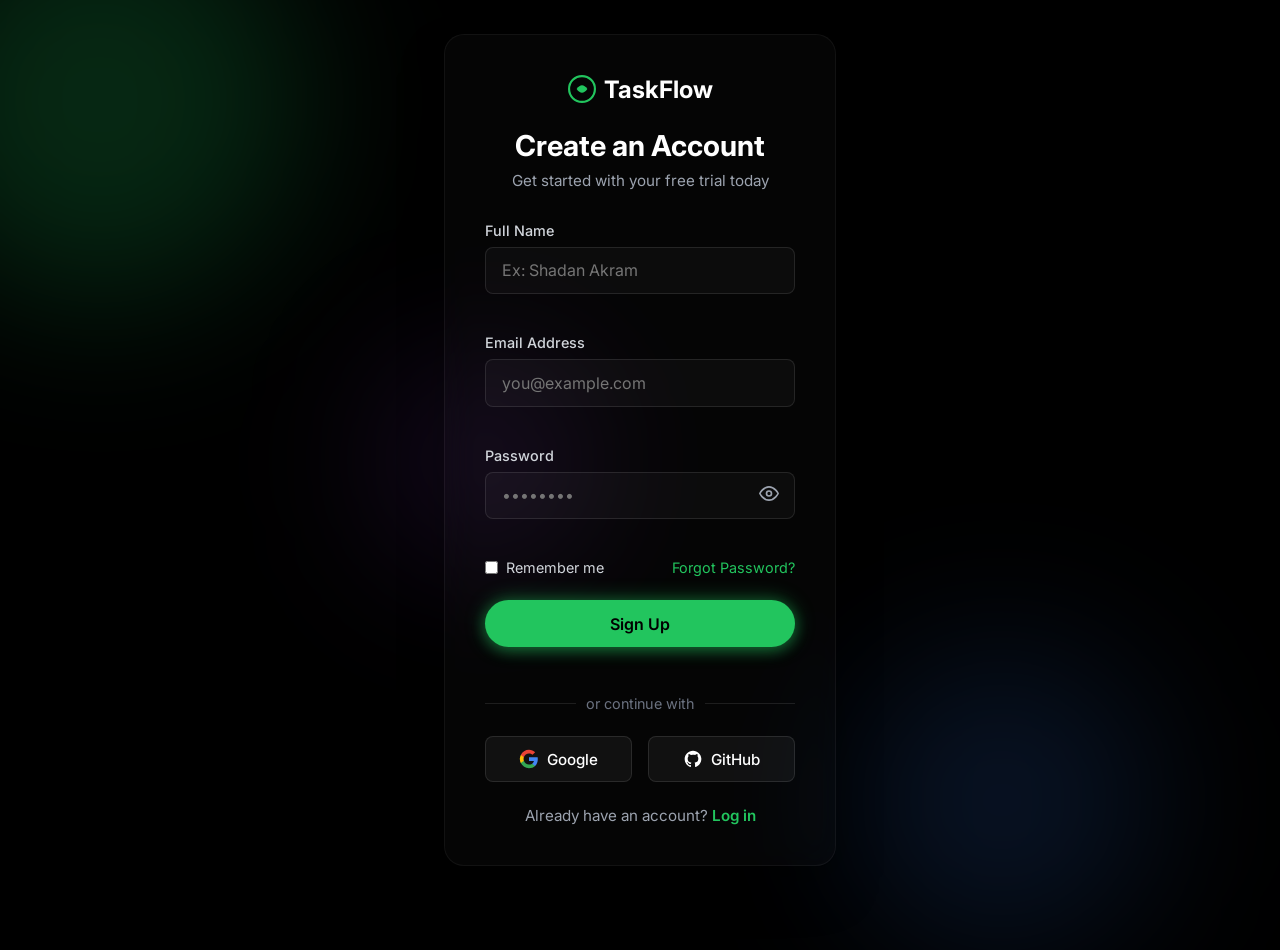
<file: pages/signup.html>
<!DOCTYPE html>
<html lang="en">
<head>
  <meta charset="UTF-8">
  <meta name="viewport" content="width=device-width, initial-scale=1.0">
  <title>Sign Up - TaskFlow</title>
  <link href="https://fonts.googleapis.com/css2?family=Inter:wght@300;400;500;600;700&display=swap" rel="stylesheet" />
  <link rel="stylesheet" href="../css/style.css">
  <link rel="stylesheet" href="../css/login.css">
</head>
<body class="login-body">
  
  <!-- Animated Background Elements -->
  <div class="bg-shape shape-1"></div>
  <div class="bg-shape shape-2"></div>
  <div class="bg-shape shape-3"></div>

  <div class="login-container">
    <div class="login-card glass">
      
      <div class="login-header">
        <a href="../index.html" class="logo">
          <svg width="28" height="28" viewBox="0 0 26 26" fill="none" xmlns="http://www.w3.org/2000/svg">
            <circle cx="13" cy="13" r="12" stroke="#22c55e" stroke-width="2"/>
            <path d="M8 13 Q13 6 18 13 Q13 20 8 13Z" fill="#22c55e"/>
          </svg>
          TaskFlow
        </a>
        <h1>Create an Account</h1>
        <p>Get started with your free trial today</p>
      </div>

      <form id="signup-form">
        <div class="form-group">
          <label for="name">Full Name</label>
          <input type="text" id="name" placeholder="Ex: Shadan Akram" />
          <span class="error-text" id="name-error"></span>
        </div>
        <div class="form-group">
          <label for="email">Email Address</label>
          <input type="email" id="email" placeholder="you@example.com" />
          <span class="error-text" id="email-error"></span>
        </div>

        <div class="form-group">
          <label for="password">Password</label>
          <div class="input-icon-wrap">
            <input type="password" id="password" placeholder="••••••••" />
            <button type="button" class="btn-toggle-pass" id="btn-toggle-pass">
              <svg viewBox="0 0 24 24" fill="none" stroke="currentColor" stroke-width="2" stroke-linecap="round" stroke-linejoin="round" class="icon-eye"><path d="M1 12s4-8 11-8 11 8 11 8-4 8-11 8-11-8-11-8z"></path><circle cx="12" cy="12" r="3"></circle></svg>
            </button>
          </div>
          <span class="error-text" id="password-error"></span>
        </div>

        <div class="form-options">
          <label class="checkbox-label">
            <input type="checkbox" id="remember-me" />
            <span>Remember me</span>
          </label>
          <a href="#" class="forgot-pass" onclick="alert('Forgot password dummy link!')">Forgot Password?</a>
        </div>

        <button type="submit" class="btn btn-primary btn-block">Sign Up</button>
      </form>

      <div class="divider">
        <span>or continue with</span>
      </div>

      <div class="social-login">
        <button class="btn btn-social" onclick="alert('Google login UI only')">
          <svg viewBox="0 0 24 24" fill="none" xmlns="http://www.w3.org/2000/svg">
            <path d="M22.56 12.25c0-.78-.07-1.53-.2-2.25H12v4.26h5.92c-.26 1.37-1.04 2.53-2.21 3.31v2.77h3.57c2.08-1.92 3.28-4.74 3.28-8.09z" fill="#4285F4"/>
            <path d="M12 23c2.97 0 5.46-.98 7.28-2.66l-3.57-2.77c-.98.66-2.23 1.06-3.71 1.06-2.86 0-5.29-1.93-6.16-4.53H2.18v2.84C3.99 20.53 7.7 23 12 23z" fill="#34A853"/>
            <path d="M5.84 14.09c-.22-.66-.35-1.36-.35-2.09s.13-1.43.35-2.09V7.07H2.18C1.43 8.55 1 10.22 1 12s.43 3.45 1.18 4.93l2.85-2.22.81-.62z" fill="#FBBC05"/>
            <path d="M12 5.38c1.62 0 3.06.56 4.21 1.64l3.15-3.15C17.45 2.09 14.97 1 12 1 7.7 1 3.99 3.47 2.18 7.07l3.66 2.84c.87-2.6 3.3-4.53 6.16-4.53z" fill="#EA4335"/>
          </svg>
          Google
        </button>
        <button class="btn btn-social" onclick="alert('GitHub login UI only')">
          <svg viewBox="0 0 24 24" fill="currentColor" xmlns="http://www.w3.org/2000/svg">
            <path fill-rule="evenodd" clip-rule="evenodd" d="M12 2C6.477 2 2 6.477 2 12c0 4.42 2.865 8.166 6.839 9.489.5.092.682-.217.682-.482 0-.237-.008-.866-.013-1.7-2.782.603-3.369-1.34-3.369-1.34-.454-1.156-1.11-1.462-1.11-1.462-.908-.62.069-.608.069-.608 1.003.07 1.531 1.03 1.531 1.03.892 1.529 2.341 1.087 2.91.831.092-.646.35-1.086.636-1.336-2.22-.253-4.555-1.11-4.555-4.943 0-1.091.39-1.984 1.029-2.683-.103-.253-.446-1.27.098-2.647 0 0 .84-.269 2.75 1.025A9.578 9.578 0 0112 6.836c.85.004 1.705.114 2.504.336 1.909-1.294 2.747-1.025 2.747-1.025.546 1.379.203 2.394.1 2.647.64.699 1.028 1.592 1.028 2.683 0 3.842-2.339 4.687-4.566 4.935.359.309.678.919.678 1.852 0 1.336-.012 2.415-.012 2.743 0 .267.18.578.688.48C19.138 20.161 22 16.416 22 12c0-5.523-4.477-10-10-10z" />
          </svg>
          GitHub
        </button>
      </div>

      <div class="signup-row">
        Already have an account? <a href="login.html" class="text-green">Log in</a>
      </div>

    </div>
  </div>

  <script src="../js/db.js"></script>
  <script src="../js/signup.js"></script>

  <!-- Scroll to Top Button -->
  <button id="scrollToTopBtn" class="scroll-to-top" aria-label="Scroll to top">
    <svg viewBox="0 0 24 24" fill="none" stroke="currentColor" stroke-width="2.5" stroke-linecap="round" stroke-linejoin="round">
      <polyline points="18 15 12 9 6 15"></polyline>
    </svg>
  </button>
  <script src="../js/scroll-to-top.js"></script>
</body>
</html>
</file>
<file: css/style.css>
/* ─────────────────────────────────────────
   RESET & BASE
───────────────────────────────────────── */
*, *::before, *::after {
  margin: 0;
  padding: 0;
  box-sizing: border-box;
}

:root {
  --green: #22c55e;
  --green-glow: #16a34a;
  --green-bright: #4ade80;
  --bg: #030504;
  --nav-bg: rgba(8, 2, 12, 0.85);
  --text-primary: #ffffff;
  --text-muted: #9ca3af;
  --border: rgba(255,255,255,0.08);
  --font: 'Inter', sans-serif;
}

html {
  scroll-behavior: smooth;
}

body {
  font-family: var(--font);
  background: var(--bg);
  color: var(--text-primary);
  min-height: 100vh;
  overflow-x: hidden;
  position: relative;
}

/* ─────────────────────────────────────────
   STAR CANVAS (background particles)
───────────────────────────────────────── */
#stars-canvas {
  position: fixed;
  inset: 0;
  width: 100%;
  height: 100%;
  pointer-events: none;
  z-index: 0;
}

/* Moon ring inward particles */
#moon-particles {
  position: fixed;
  inset: 0;
  width: 100%;
  height: 100%;
  pointer-events: none;
  z-index: 1;
}

/* ─────────────────────────────────────────
   NAVBAR
───────────────────────────────────────── */
.navbar {
  position: fixed;
  top: 1.25rem;
  left: 50%;
  transform: translateX(-50%);
  width: 92%;
  max-width: 920px;
  z-index: 100;
  background: rgba(15, 15, 15, 0.4);
  backdrop-filter: blur(8px);
  -webkit-backdrop-filter: blur(8px);
  border: 1px solid rgba(255, 255, 255, 0.08);
  border-radius: 9999px;
  transition: background 0.3s, box-shadow 0.3s, border-color 0.3s;
}

.navbar.scrolled {
  background: rgba(15, 15, 15, 0.4);
  box-shadow: 0 8px 32px rgba(0, 0, 0, 0.4);
  border-color: rgba(255, 255, 255, 0.15);
}

.nav-container {
  display: flex;
  align-items: center;
  justify-content: space-between;
  padding: 0.8rem 0.6rem 0.8rem 1.6rem;
}

/* Logo */
.nav-logo {
  display: flex;
  align-items: center;
  gap: 0.55rem;
  text-decoration: none;
  flex-shrink: 0;
}

.logo-icon svg {
  display: block;
  filter: drop-shadow(0 0 6px rgba(34,197,94,0.6));
  transition: filter 0.3s;
}
.nav-logo:hover .logo-icon svg {
  filter: drop-shadow(0 0 12px rgba(34,197,94,0.9));
}

.logo-text {
  font-size: 1.05rem;
  font-weight: 700;
  color: #fff;
  letter-spacing: -0.02em;
}

/* Nav links */
.nav-links {
  position: absolute;
  left: 50%;
  transform: translateX(-50%);
  display: flex;
  align-items: center;
  list-style: none;
  gap: 0.35rem;
}

.nav-link {
  display: block;
  padding: 0.4rem 0.85rem;
  font-size: 0.875rem;
  font-weight: 500;
  color: var(--text-muted);
  text-decoration: none;
  transition: color 0.25s ease;
  white-space: nowrap;
  position: relative;
}

.nav-link::after {
  content: '';
  position: absolute;
  bottom: 0;
  left: 50%;
  transform: translateX(-50%) scaleX(0);
  width: 60%;
  height: 2px;
  background: var(--green);
  border-radius: 2px;
  transition: transform 0.25s ease-out;
  box-shadow: 0 0 8px var(--green);
}

.nav-link:hover {
  color: #fff;
}

.nav-link:hover::after {
  transform: translateX(-50%) scaleX(1);
}

/* ─────────────────────────────────────────
   BUTTONS
───────────────────────────────────────── */
.btn {
  display: inline-flex;
  align-items: center;
  justify-content: center;
  gap: 0.4rem;
  border-radius: 9999px;
  font-family: var(--font);
  font-weight: 600;
  cursor: pointer;
  text-decoration: none;
  transition: transform 0.2s ease, box-shadow 0.2s ease, background 0.2s, color 0.2s;
  white-space: nowrap;
  border: none;
  outline: none;
}

/* Navbar CTA */
.btn-nav {
  padding: 0.45rem 1.15rem;
  font-size: 0.85rem;
  background: rgba(255,255,255,0.10);
  color: #fff;
  border: 1px solid rgba(255,255,255,0.14);
  backdrop-filter: blur(8px);
  flex-shrink: 0;
}
.btn-nav:hover {
  background: rgba(255,255,255,0.18);
  transform: translateY(-1px);
}

/* Primary green button */
.btn-primary {
  padding: 0.75rem 1.9rem;
  font-size: 0.95rem;
  background: var(--green);
  color: #000;
  box-shadow: 0 0 20px rgba(34,197,94,0.45), 0 4px 14px rgba(34,197,94,0.3);
}
.btn-primary:hover {
  background: var(--green-bright);
  box-shadow: 0 0 32px rgba(74,222,128,0.6), 0 6px 20px rgba(34,197,94,0.4);
  transform: translateY(-2px) scale(1.02);
}
.btn-primary:active {
  transform: translateY(0) scale(0.99);
}

/* Secondary dark button */
.btn-secondary {
  padding: 0.75rem 1.9rem;
  font-size: 0.95rem;
  background: rgba(255,255,255,0.09);
  color: #fff;
  border: 1px solid rgba(255,255,255,0.16);
  backdrop-filter: blur(8px);
}
.btn-secondary:hover {
  background: rgba(255,255,255,0.16);
  border-color: rgba(255,255,255,0.3);
  transform: translateY(-2px) scale(1.02);
}
.btn-secondary:active {
  transform: translateY(0) scale(0.99);
}

/* ─────────────────────────────────────────
   HERO SECTION
───────────────────────────────────────── */
.hero {
  position: relative;
  min-height: 130vh;
  display: flex;
  align-items: center;
  justify-content: center;
  overflow: hidden;
  z-index: 1;
  background: 
    linear-gradient(to bottom, transparent 70%, #030504 100%),
    radial-gradient(
      ellipse at 50% 80%,
      #0c3316 0%,
      #07200e 25%,
      #030d06 50%,
      #020804 75%,
      #030504 100%
    );
}

/* ─────────────────────────────────────────
   CRESCENT MOON
───────────────────────────────────────── */
.crescent-wrapper {
  position: absolute;
  bottom: -6%;
  left: 50%;
  transform: translateX(-50%);
  width: 880px;
  height: 880px;
  z-index: 0;
  pointer-events: none;
}

.crescent-svg {
  width: 100%;
  height: 100%;
  overflow: visible;
}

.crescent-path {
  filter: drop-shadow(0 0 25px rgba(34, 197, 94, 0.9)) drop-shadow(0 0 8px rgba(34, 197, 94, 1));
  animation: pulse-ring-opt 4s infinite alternate ease-in-out;
}

@keyframes pulse-ring-opt {
  0% {
    opacity: 0.6;
    transform: scale(0.99);
  }
  100% {
    opacity: 1;
    transform: scale(1.01);
  }
}


/* ─────────────────────────────────────────
   HERO CONTENT
───────────────────────────────────────── */
.hero-content {
  /* border: 1px solid yellow; */
  position: relative;
  z-index: 2;
  text-align: center;
  display: flex;
  flex-direction: column;
  align-items: center;
  gap: 2.3rem;
  padding: 0rem 1.5rem 2rem;
  animation: content-fade-up 0.9s ease both;
}

@keyframes content-fade-up {
  from { opacity: 0; transform: translateY(24px); }
  to   { opacity: 1; transform: translateY(0); }
}

/* Badge pill */
.badge {
  display: inline-flex;
  align-items: center;
  gap: 0.45rem;
  padding: 0.6rem 1rem  0.75rem;
  background: rgba(255,255,255,0.06);
  border: 1px solid rgba(255,255,255,0.12);
  border-radius: 9999px;
  font-size: 0.82rem;
  font-weight: 500;
  color: #d1d5db;
  backdrop-filter: blur(10px);
  animation: content-fade-up 0.9s 0.1s ease both;
  cursor: default;
  transition: background 0.2s, border-color 0.2s;
}
.badge:hover {
  background: rgba(255,255,255,0.10);
  border-color: rgba(255,255,255,0.2);
}

.badge-icon {
  width: 14px;
  height: 14px;
  color: var(--green);
  flex-shrink: 0;
}

/* Heading */
.hero-title {
  margin-top: 1rem;
  font-size: clamp(2.2rem, 4.5vw, 3.8rem);
  font-weight: 800;
  line-height: 1.08;
  letter-spacing: -0.035em;
  color: #ffffff;
  animation: content-fade-up 0.9s 0.18s ease both;
}

/* Subtitle */
.hero-subtitle {
  font-size: clamp(0.95rem, 2vw, 1.1rem);
  font-weight: 400;
  line-height: 1.7;
  color: #9ca3af;
  max-width: 500px;
  animation: content-fade-up 0.9s 0.28s ease both;
}

/* Buttons row */
.hero-buttons {
  display: flex;
  align-items: center;
  gap: 1rem;
  flex-wrap: wrap;
  justify-content: center;
  animation: content-fade-up 0.9s 0.38s ease both;
}

/* ─────────────────────────────────────────
   HAMBURGER (mobile)
───────────────────────────────────────── */
.hamburger {
  display: none;
  flex-direction: column;
  gap: 5px;
  background: none;
  border: none;
  cursor: pointer;
  padding: 6px;
  margin-left: auto;
}
.hamburger span {
  display: block;
  width: 22px;
  height: 2px;
  background: #fff;
  border-radius: 2px;
  transition: transform 0.3s, opacity 0.3s;
}
.hamburger.open span:nth-child(1) { transform: translateY(7px) rotate(45deg); }
.hamburger.open span:nth-child(2) { opacity: 0; }
.hamburger.open span:nth-child(3) { transform: translateY(-7px) rotate(-45deg); }

/* ─────────────────────────────────────────
   RESPONSIVE
───────────────────────────────────────── */
@media (max-width: 768px) {
  .nav-links {
    display: none;
    position: absolute;
    top: calc(100% + 0.5rem);
    left: 0;
    right: 0;
    transform: none;
    flex-direction: column;
    background: rgba(15,15,15,0.98);
    backdrop-filter: blur(20px);
    border: 1px solid rgba(255,255,255,0.1);
    border-radius: 20px;
    padding: 1rem;
    gap: 0.2rem;
  }
  .nav-links.open {
    display: flex;
  }
  .nav-link {
    padding: 0.65rem 0.5rem;
    font-size: 0.95rem;
    border-radius: 0;
    border-bottom: 1px solid rgba(255,255,255,0.05);
  }
  .hamburger { display: flex; }
  .btn-nav { display: none; }

  .orb-wrapper {
    width: 420px;
    height: 420px;
    bottom: -10%;
  }

  .hero-subtitle br { display: none; }
}

@media (max-width: 480px) {
  .orb-wrapper {
    width: 320px;
    height: 320px;
    bottom: -5%;
  }
  .hero-title { letter-spacing: -0.025em; }
}

/* ─────────────────────────────────────────
   DASHBOARD PREVIEW
───────────────────────────────────────── */
.dashboard-preview {
  position: relative;
  z-index: 5;
  background: transparent; /* allow it to overlay if needed */
  padding: 0 1.5rem 3rem;
  display: flex;
  justify-content: center;
  margin-top: -25vh; /* Pull dashboard up into the hero section further */
}

@media (max-width: 768px) {
  .dashboard-preview {
    margin-top: 2rem; /* Add gap between hero buttons and image on mobile */
  }
}


.dashboard-image-wrapper {
  position: relative;
  width: 100%;
  max-width: 1100px;
  border-radius: 16px;
  overflow: hidden;
  box-shadow: 0 25px 80px -15px rgba(34, 197, 94, 0.4);
  opacity: 1; /* Forced visible */
}

/* Triggered by JS */
.dashboard-image-wrapper.is-visible {
  opacity: 1;
}

.dashboard-img {
  width: 100%;
  height: auto;
  display: block;
  position: relative;
  z-index: 2;
}

.dashboard-glow {
  position: absolute;
  top: 50%;
  left: 50%;
  width: 90%;
  height: 90%;
  background: radial-gradient(circle at center, rgba(34, 197, 94, 0.4) 0%, transparent 65%);
  transform: translate(-50%, -50%);
  z-index: 1;
  pointer-events: none;
}

/* ─────────────────────────────────────────
   WORKFLOW SECTION
───────────────────────────────────────── */
.workflow-section {
  padding: 4rem 1.5rem 6rem;
  background: transparent;
  position: relative;
  z-index: 2;
}

.workflow-container {
  max-width: 1200px;
  margin: 0 auto;
  display: grid;
  grid-template-columns: 1fr 1fr;
  gap: 4rem;
  align-items: flex-start;
}

.interactive-content {
  display: flex;
  flex-direction: column;
  align-items: flex-start;
  justify-content: flex-start;
  margin-top: 1.5rem;
}

.badge-outline {
  background: transparent;
  border: 1px solid rgba(255, 255, 255, 0.15);
  margin-bottom: 2rem;
}

.workflow-checkmarks {
  display: grid;
  grid-template-columns: 1fr 1fr;
  gap: 1.5rem;
  margin-top: 1rem;
}

.check-item {
  display: flex;
  align-items: center;
  gap: 0.75rem;
  font-size: 1rem;
  font-weight: 500;
  color: #fff;
}

.check-item svg {
  width: 20px;
  height: 20px;
}

/* Right side visual UI */
.workflow-visual {
  position: relative;
  /* Removed the big dark green outer box entirely */
}

.workflow-card {
  display: flex;
  flex-direction: column;
  gap: 1.6rem; /* Medium gap */
}

.log-item {
  display: flex;
  flex-direction: column;
  background: linear-gradient(145deg, rgba(255,255,255,0.03) 0%, rgba(255,255,255,0.01) 100%);
  border: 1px solid rgba(255, 255, 255, 0.05);
  border-radius: 16px;
  transition: all 0.4s cubic-bezier(0.16, 1, 0.3, 1);
  cursor: pointer;
  position: relative;
  overflow: hidden;
  z-index: 1;
  box-shadow: inset 0 1px 0 rgba(255,255,255,0.02);
  backdrop-filter: blur(10px);
  -webkit-backdrop-filter: blur(10px);
}

.log-item:hover {
  transform: translateX(6px);
  background: linear-gradient(145deg, rgba(255,255,255,0.06) 0%, rgba(255,255,255,0.02) 100%);
  border-color: rgba(255, 255, 255, 0.12);
  box-shadow: 0 8px 24px rgba(0,0,0,0.2), inset 0 1px 0 rgba(255,255,255,0.05);
}

.log-item.active {
  background: linear-gradient(145deg, rgba(20,24,20,0.95) 0%, rgba(10,12,10,0.98) 100%);
  border-color: rgba(34, 197, 94, 0.4);
  box-shadow: 0 10px 30px rgba(34, 197, 94, 0.1), inset 0 1px 0 rgba(34, 197, 94, 0.2);
}

.log-header {
  display: flex;
  align-items: center;
  padding: 1.35rem 1.75rem; /* Medium padding */
  gap: 1.15rem; /* Medium gap */
}

.log-details {
  display: grid;
  grid-template-rows: 0fr;
  transition: all 0.4s cubic-bezier(0.16, 1, 0.3, 1);
  padding: 0 1.75rem; /* Matches medium header padding */
  opacity: 0;
}

.log-item.active .log-details {
  grid-template-rows: 1fr;
  padding-bottom: 1.35rem; /* Medium bottom padding */
  opacity: 1;
}

.log-details-inner {
  overflow: hidden;
}

.log-details-title {
  font-size: 1.15rem;
  font-weight: 600;
  margin-top: 0;
  margin-bottom: 0.5rem;
  color: #fff;
}

.log-details-desc {
  font-size: 0.95rem;
  color: #9ca3af;
  line-height: 1.6;
  margin: 0;
}

.log-icon {
  width: 36px; /* Medium */
  height: 36px; /* Medium */
  background: rgba(255, 255, 255, 0.05);
  border-radius: 9px;
  display: flex;
  align-items: center;
  justify-content: center;
  color: #9ca3af;
}

.log-item.active .log-icon {
  color: var(--green);
  background: rgba(34, 197, 94, 0.1);
}

.log-icon svg {
  width: 18px; /* Medium */
  height: 18px; /* Medium */
}

.log-text {
  flex: 1;
  font-size: 1.0rem; /* Medium */
  font-weight: 500;
  color: #e5e7eb;
}

.log-time {
  font-size: 0.85rem;
  color: #6b7280;
  font-family: monospace;
}

.log-arrow {
  color: #4b5563;
  display: flex;
}

.log-arrow svg {
  width: 18px; /* Medium */
  height: 18px; /* Medium */
  transition: transform 0.3s ease;
}

.log-item.active .log-arrow svg {
  transform: rotate(90deg);
  color: var(--green);
}

@media (max-width: 900px) {
  .workflow-container {
    grid-template-columns: 1fr;
  }
}

/* ─────────────────────────────────────────
   FEATURES SECTION
───────────────────────────────────────── */
.features {
  position: relative;
  z-index: 2;
  background: var(--bg); /* Blends perfectly with hero and testimonials */
  padding: 6rem 1.5rem 7rem;
}

.features-container {
  max-width: 1160px;
  margin: 0 auto;
}

/* ── Section header ── */
.section-header {
  text-align: center;
  margin-bottom: 4rem;
  display: flex;
  flex-direction: column;
  align-items: center;
  gap: 1.1rem;
}

.section-badge {
  display: inline-block;
  padding: 0.3rem 1rem;
  background: rgba(34,197,94,0.10);
  border: 1px solid rgba(34,197,94,0.25);
  border-radius: 9999px;
  font-size: 0.78rem;
  font-weight: 600;
  letter-spacing: 0.08em;
  text-transform: uppercase;
  color: var(--green);
}

.section-title {
  font-size: clamp(2rem, 4.5vw, 3rem);
  font-weight: 800;
  line-height: 1.12;
  letter-spacing: -0.03em;
  color: #fff;
}

.text-green {
  color: var(--green);
}

.section-subtitle {
  font-size: 1rem;
  color: #6b7280;
  max-width: 520px;
  line-height: 1.7;
}

/* ── Grid ── */
.features-grid {
  display: grid;
  grid-template-columns: repeat(3, 1fr);
  gap: 1.25rem;
}

/* ── Card ── */
.feature-card {
  position: relative;
  background: rgba(255,255,255,0.03);
  border: 1px solid rgba(255,255,255,0.07);
  border-radius: 18px;
  padding: 2rem 1.75rem;
  display: flex;
  flex-direction: column;
  gap: 0.85rem;
  transition: border-color 0.3s, background 0.3s, transform 0.3s, box-shadow 0.3s;
  cursor: default;
  overflow: hidden;
}

.feature-card::before {
  content: '';
  position: absolute;
  inset: 0;
  border-radius: inherit;
  background: radial-gradient(ellipse at 0% 0%, rgba(34,197,94,0.06) 0%, transparent 60%);
  opacity: 0;
  transition: opacity 0.4s;
}

.feature-card:hover {
  border-color: rgba(34,197,94,0.30);
  background: rgba(255,255,255,0.055);
  transform: translateY(-4px);
  box-shadow: 0 8px 40px rgba(34,197,94,0.08), 0 2px 12px rgba(0,0,0,0.4);
}

.feature-card:hover::before {
  opacity: 1;
}

/* Highlighted card */
.feature-card--highlight {
  background: rgba(34,197,94,0.05);
  border-color: rgba(34,197,94,0.20);
}

.feature-card--highlight:hover {
  border-color: rgba(34,197,94,0.45);
  box-shadow: 0 8px 48px rgba(34,197,94,0.14), 0 2px 12px rgba(0,0,0,0.4);
}

/* ── Icon ── */
.feature-icon {
  width: 44px;
  height: 44px;
  border-radius: 12px;
  background: rgba(34,197,94,0.10);
  border: 1px solid rgba(34,197,94,0.18);
  display: flex;
  align-items: center;
  justify-content: center;
  flex-shrink: 0;
  color: var(--green);
  transition: background 0.3s, box-shadow 0.3s;
}

.feature-icon svg {
  width: 20px;
  height: 20px;
}

.feature-card:hover .feature-icon {
  background: rgba(34,197,94,0.18);
  box-shadow: 0 0 14px rgba(34,197,94,0.25);
}

/* ── Text ── */
.feature-title {
  font-size: 1.05rem;
  font-weight: 700;
  color: #f3f4f6;
  letter-spacing: -0.01em;
}

.feature-desc {
  font-size: 0.875rem;
  color: #6b7280;
  line-height: 1.65;
}

/* ── "New" badge ── */
.feature-badge-new {
  position: absolute;
  top: 1.1rem;
  right: 1.1rem;
  padding: 0.2rem 0.65rem;
  background: rgba(34,197,94,0.15);
  border: 1px solid rgba(34,197,94,0.3);
  border-radius: 9999px;
  font-size: 0.7rem;
  font-weight: 700;
  letter-spacing: 0.06em;
  text-transform: uppercase;
  color: var(--green);
}

/* ── Responsive ── */
@media (max-width: 900px) {
  .features-grid { grid-template-columns: repeat(2, 1fr); }
}

@media (max-width: 560px) {
  .features-grid { grid-template-columns: 1fr; }
  .features { padding: 4rem 1rem 5rem; }
}

/* ─────────────────────────────────────────
   TESTIMONIALS SECTION
───────────────────────────────────────── */
.testimonials {
  padding: 8rem 1.5rem;
  background: linear-gradient(to bottom, var(--bg) 0%, #060907 100%);
  position: relative;
  z-index: 2;
}

.testimonials-grid {
  max-width: 1200px;
  margin: 0 auto;
  display: grid;
  grid-template-columns: repeat(auto-fit, minmax(300px, 1fr));
  gap: 2rem;
}

.testimonial-card {
  position: relative;
  overflow: hidden;
  border: 1px solid var(--border);
  border-radius: 16px;
  height: 420px;
  transition: transform 0.3s ease, border-color 0.3s ease, box-shadow 0.3s ease;
  cursor: pointer;
  background: #000;
}

.testimonial-card:hover {
  transform: translateY(-8px);
  border-color: rgba(34, 197, 94, 0.4);
  box-shadow: 0 20px 40px -10px rgba(0, 0, 0, 0.8), 0 0 20px -5px rgba(34, 197, 94, 0.15);
}

.testimonial-image {
  position: absolute;
  top: 0;
  left: 0;
  width: 100%;
  height: 100%;
  object-fit: cover;
  z-index: 1;
  transition: transform 0.6s cubic-bezier(0.165, 0.84, 0.44, 1);
}

.testimonial-card:hover .testimonial-image {
  transform: scale(1.08);
}

.testimonial-overlay {
  position: absolute;
  inset: 0;
  background: linear-gradient(to top, rgba(10, 10, 10, 0.95) 0%, rgba(10, 10, 10, 0.7) 100%);
  backdrop-filter: blur(4px);
  -webkit-backdrop-filter: blur(4px);
  z-index: 2;
  padding: 2.5rem 2rem;
  display: flex;
  flex-direction: column;
  justify-content: flex-end; /* push text to bottom */
  opacity: 0;
  transform: translateY(20px);
  transition: opacity 0.4s ease, transform 0.4s cubic-bezier(0.165, 0.84, 0.44, 1);
}

.testimonial-card:hover .testimonial-overlay {
  opacity: 1;
  transform: translateY(0);
}

.testimonial-text {
  font-size: 1.1rem;
  color: var(--text-primary);
  line-height: 1.6;
  margin-bottom: 2rem;
  font-style: italic;
}

.testimonial-author {
  display: flex;
  align-items: center;
  gap: 1rem;
}

.author-avatar {
  width: 48px;
  height: 48px;
  border-radius: 50%;
  background: rgba(34, 197, 94, 0.1);
  color: var(--green);
  display: flex;
  align-items: center;
  justify-content: center;
  font-weight: 700;
  font-size: 1.2rem;
  border: 1px solid rgba(34, 197, 94, 0.2);
}

.author-name {
  font-size: 1rem;
  font-weight: 600;
  color: #fff;
}

.author-role {
  font-size: 0.875rem;
  color: var(--text-muted);
  margin-top: 0.2rem;
}

/* ─────────────────────────────────────────
   STATS SECTION
───────────────────────────────────────── */
.stats {
  padding: 6rem 1.5rem 8rem;
  background: linear-gradient(to bottom, #060907 0%, rgba(3, 5, 4, 0) 100%);
  position: relative;
  z-index: 2;
}

.stats-grid {
  max-width: 1000px;
  margin: 0 auto;
  display: grid;
  grid-template-columns: repeat(auto-fit, minmax(200px, 1fr));
  gap: 2rem;
  text-align: center;
}

.stat-card {
  padding: 2rem;
}

.stat-number {
  font-size: 3.5rem;
  font-weight: 700;
  color: transparent;
  background: linear-gradient(to right, #ffffff, var(--green-bright));
  -webkit-background-clip: text;
  background-clip: text;
  margin-bottom: 0.5rem;
  letter-spacing: -0.02em;
  padding: 0 15px; /* Prevent clipping of the last character (%) */
  display: inline-block;
}

.stat-label {
  font-size: 1.1rem;
  color: var(--text-muted);
  font-weight: 500;
}

/* ─────────────────────────────────────────
   FAQS SECTION
───────────────────────────────────────── */
.faqs {
  padding: 6rem 1.5rem;
  background: transparent;
  position: relative;
  border: none;
}

.faq-grid {
  max-width: 1100px;
  margin: 0 auto;
  display: grid;
  grid-template-columns: repeat(auto-fit, minmax(300px, 1fr));
  gap: 1.5rem;
}

.faq-card {
  background: rgba(255, 255, 255, 0.02);
  backdrop-filter: blur(10px);
  -webkit-backdrop-filter: blur(10px);
  border: 1px solid rgba(255, 255, 255, 0.05);
  border-radius: 16px;
  padding: 2rem;
  display: flex;
  flex-direction: column;
  cursor: pointer;
  position: relative;
  height: 290px;
  transition: background 0.3s ease, border-color 0.3s ease;
}

.faq-card:hover {
  background: rgba(255, 255, 255, 0.04);
  border-color: rgba(34, 197, 94, 0.2);
}

.faq-card-question {
  font-size: 1.25rem;
  font-weight: 600;
  color: #fff;
  line-height: 1.4;
  margin: 0;
}

.faq-card-answer {
  margin-top: 1.5rem; /* Consistent gap below the question */
  opacity: 0;
  transform: translateY(20px); /* Start lower so it animates UP */
  pointer-events: none;
  /* Fast closing animation when .active is removed */
  transition: transform 0.3s ease, opacity 0.2s ease;
}

.faq-card.active .faq-card-answer {
  opacity: 1;
  transform: translateY(0); /* Slide up to resting position */
  pointer-events: auto;
  /* Slow, smooth opening animation when .active is added */
  transition: transform 0.7s cubic-bezier(0.165, 0.84, 0.44, 1), opacity 0.7s ease;
}

.faq-card-answer p {
  color: #9ca3af;
  font-size: 1.05rem;
  line-height: 1.6;
  margin: 0;
}

.faq-spacer {
  flex-grow: 1;
}

.faq-card-toggle {
  position: absolute;
  bottom: 2rem;
  left: 2rem;
  width: 32px;
  height: 32px;
  background: rgba(34, 197, 94, 0.15); /* Theme green tint */
  border-radius: 50%;
  display: flex;
  align-items: center;
  justify-content: center;
  color: var(--green); /* Theme neon green */
  /* Fast return animation when .active is removed */
  transition: transform 0.3s ease, opacity 0.3s ease, background 0.3s ease;
}

.faq-card.active .faq-card-toggle {
  transform: scale(0) rotate(90deg); /* Shrinks and vanishes */
  opacity: 0;
  pointer-events: none;
  /* Slow vanishing animation when .active is added */
  transition: transform 0.6s cubic-bezier(0.165, 0.84, 0.44, 1), opacity 0.5s ease;
}



/* Reveal animation classes */
.reveal-up {
  opacity: 0;
  transform: translateY(40px);
  transition: opacity 0.4s ease-out, transform 0.4s ease-out;
}
.reveal-up.is-visible {
  opacity: 1;
  transform: translateY(0);
}

.delay-1 { transition-delay: 0.1s; }
.delay-2 { transition-delay: 0.2s; }
.delay-3 { transition-delay: 0.3s; }
.delay-4 { transition-delay: 0.4s; }
.delay-5 { transition-delay: 0.5s; }

/* ─────────────────────────────────────────
   FOOTER SECTION
───────────────────────────────────────── */
.footer {
  background: radial-gradient(
    ellipse at 50% 100%,
    rgba(34, 197, 94, 0.15) 0%,
    rgba(7, 32, 14, 0.3) 40%,
    transparent 80%
  );
  padding: 5rem 1.5rem 2rem;
  position: relative;
}

.footer-container {
  max-width: 1200px;
  margin: 0 auto;
  display: grid;
  grid-template-columns: 2fr 1fr 1fr 1fr;
  gap: 4rem;
  margin-bottom: 4rem;
}

.footer-desc {
  color: var(--text-muted);
  line-height: 1.7;
  max-width: 300px;
  margin-top: 1.5rem;
}

.footer-title {
  color: #fff;
  font-size: 1.1rem;
  font-weight: 600;
  margin-bottom: 1.5rem;
}

.footer-links {
  list-style: none;
  padding: 0;
  margin: 0;
  display: flex;
  flex-direction: column;
  gap: 1rem;
}

.footer-links a {
  color: var(--text-muted);
  text-decoration: none;
  display: inline-block;
  transition: color 0.2s ease, transform 0.2s ease;
}

.footer-links a:hover {
  color: var(--green-bright);
  transform: translateX(8px);
}

.footer-bottom {
  max-width: 1200px;
  margin: 0 auto;
  padding-top: 2rem;
  border-top: none; /* Removed separation line */
  display: flex;
  justify-content: space-between;
  align-items: center;
  color: var(--text-muted);
  font-size: 0.9rem;
}

.social-links {
  display: flex;
  gap: 1.5rem;
}

.social-links a {
  color: var(--text-muted);
  width: 20px;
  height: 20px;
  transition: color 0.2s ease, transform 0.2s ease;
  display: block;
}

.social-links a:hover {
  color: #fff;
  transform: translateY(-2px);
}

@media (max-width: 768px) {
  .footer-container {
    grid-template-columns: 1fr 1fr;
    gap: 3rem;
  }
  .footer-bottom {
    flex-direction: column;
    gap: 1rem;
    text-align: center;
  }
}
@media (max-width: 480px) {
  .footer-container {
    grid-template-columns: 1fr;
  }
}

/* --- RESPONSIVE OVERHAUL (320px to 1920px) --- */
@media (max-width: 1440px) { 
  .hero-title { font-size: clamp(2.2rem, 4vw, 3.5rem); }
}
@media (max-width: 1280px) { }
@media (max-width: 1024px) {
  .hero-title { font-size: 3rem; }
  .workflow-container { grid-template-columns: 1fr; }
  .features-grid { grid-template-columns: repeat(2, 1fr); }
  .pricing-grid { grid-template-columns: 1fr; max-width: 600px; margin: 0 auto; }
  .footer-grid { grid-template-columns: repeat(2, 1fr); gap: 2rem; }
  .contact-container { grid-template-columns: 1fr; max-width: 600px; margin: 0 auto; }
  .about-content { grid-template-columns: 1fr; }
}
@media (max-width: 768px) {
  .hero-title { font-size: 2.2rem; }
  .features-grid { grid-template-columns: 1fr; }
  .footer-grid { grid-template-columns: 1fr; text-align: center; }
  .orb-wrapper, .crescent-wrapper { width: 100%; max-width: 500px; bottom: 0; }
  .hamburger { display: flex; }
  .hero-content { padding-top: 5rem; }
  .workflow-visual { margin-top: 3rem; }
}
@media (max-width: 425px) {
  .hero-title { font-size: 1.8rem; }
  .section-title { font-size: 1.8rem; }
  .pricing-card { padding: 1.5rem; }
  .log-header { padding: 1rem; flex-direction: column; align-items: flex-start; }
  .hero-buttons { flex-direction: column; width: 100%; }
  .hero-buttons .btn { width: 100%; justify-content: center; }
}
@media (max-width: 375px) {
  .hero-title { font-size: 1.5rem; }
}
@media (max-width: 320px) {
  .btn { padding: 0.5rem 1rem; font-size: 0.85rem; }
  .nav-container { padding: 0.5rem; }
  .logo-text { font-size: 0.95rem; }
}


/* --- DEEP RESPONSIVE OVERHAUL --- */
@media (max-width: 768px) {
  .workflow-section { padding: 3rem 1rem 4rem; }
  .features { padding: 3rem 1rem 4rem; }
}
@media (max-width: 425px) {
  .hero { min-height: 100vh; padding-top: 6rem; }
  .hero-content { padding: 0 1rem 2rem; gap: 1.5rem; }
  .workflow-checkmarks { grid-template-columns: 1fr; gap: 0.75rem; }
  .interactive-content { align-items: center; text-align: center; }
  .interactive-content h2 { font-size: 1.8rem; }
  .log-icon { display: none; } /* Hide icons on very small screens to save space */
  .log-header { padding: 0.75rem; }
  .log-details { padding: 0 0.75rem; }
  .log-item.active .log-details { padding-bottom: 0.75rem; }
}
@media (max-width: 320px) {
  .hero-subtitle { font-size: 0.85rem; }
  .section-title { font-size: 1.5rem; }
  .check-item { font-size: 0.85rem; }
  .feature-card { padding: 1.25rem 1rem; }
  .footer-column h4 { font-size: 1rem; }
  .footer-column ul li a { font-size: 0.85rem; }
}

/* ─────────────────────────────────────────
   SCROLL TO TOP BUTTON (Ultra Premium)
───────────────────────────────────────── */
.scroll-to-top {
  position: fixed;
  bottom: 2rem;
  right: 2rem;
  width: 54px;
  height: 54px;
  border-radius: 50%;
  
  /* Dark Glassmorphism */
  background: rgba(10, 15, 12, 0.65);
  backdrop-filter: blur(16px);
  -webkit-backdrop-filter: blur(16px);
  border: 1px solid rgba(34, 197, 94, 0.3);
  
  /* Neon green arrow */
  color: #4ade80; 
  
  cursor: pointer;
  display: flex;
  align-items: center;
  justify-content: center;
  
  /* Soft glow */
  box-shadow: 0 4px 20px rgba(0, 0, 0, 0.6), 0 0 15px rgba(34, 197, 94, 0.15);
  z-index: 1000;
  opacity: 0;
  visibility: hidden;
  transform: translateY(20px) scale(0.9);
  transition: all 0.4s cubic-bezier(0.175, 0.885, 0.32, 1.275);
  overflow: visible;
}

/* Pulsing backdrop glow */
.scroll-to-top::after {
  content: '';
  position: absolute;
  inset: -6px;
  border-radius: 50%;
  background: radial-gradient(circle at center, rgba(34, 197, 94, 0.3) 0%, transparent 70%);
  opacity: 0;
  transition: opacity 0.4s ease;
  z-index: -1;
  animation: pulse-premium 2.5s infinite cubic-bezier(0.4, 0, 0.2, 1);
}

@keyframes pulse-premium {
  0% { transform: scale(0.9); opacity: 0.6; }
  50% { transform: scale(1.5); opacity: 0; }
  100% { transform: scale(1.5); opacity: 0; }
}

.scroll-to-top.show {
  opacity: 1;
  visibility: visible;
  transform: translateY(0) scale(1);
}

/* Hover State */
.scroll-to-top:hover {
  background: rgba(21, 128, 61, 0.6); /* Dark Green Background */
  border-color: rgba(74, 222, 128, 0.9);
  transform: translateY(-5px) scale(1.05);
  box-shadow: 0 10px 25px rgba(0, 0, 0, 0.6), 0 0 25px rgba(34, 197, 94, 0.5);
  color: #fff;
}

.scroll-to-top:hover::after {
  opacity: 1;
}

.scroll-to-top svg {
  width: 24px;
  height: 24px;
  transition: transform 0.4s cubic-bezier(0.175, 0.885, 0.32, 1.275), filter 0.3s ease;
  filter: drop-shadow(0 0 4px rgba(74,222,128,0.5));
}

.scroll-to-top:hover svg {
  transform: translateY(-3px);
  filter: drop-shadow(0 0 8px rgba(255,255,255,0.8));
}

.scroll-to-top:active {
  transform: translateY(0) scale(0.95);
  box-shadow: 0 4px 15px rgba(0, 0, 0, 0.6), 0 0 10px rgba(34, 197, 94, 0.3);
}

@media (max-width: 768px) {
  .scroll-to-top {
    bottom: 1.5rem;
    right: 1.5rem;
    width: 46px;
    height: 46px;
  }
}
</file>
<file: css/about.css>
/* ─────────────────────────────────────────
   ABOUT PAGE GLOBALS
───────────────────────────────────────── */
body {
  background: 
    radial-gradient(
      ellipse at 50% 15vh,
      #0c3316 0%,
      #07200e 30%,
      #030d06 60%,
      #020804 85%,
      #030504 100%
    );
  background-attachment: fixed;
}

/* Common Section Header */
.section-header {
  text-align: center;
  margin-bottom: 4rem;
}

.section-header h2 {
  font-size: 2.8rem;
  font-weight: 700;
  color: #fff;
  letter-spacing: -0.02em;
}

.section-header p {
  color: #9ca3af;
  margin-top: 1rem;
  font-size: 1.1rem;
  max-width: 600px;
  margin-left: auto;
  margin-right: auto;
}

/* ─────────────────────────────────────────
   UNIQUE HERO SECTION
───────────────────────────────────────── */
.about-hero-unique {
  position: relative;
  padding: 14rem 1.5rem 8rem;
  z-index: 2;
  overflow: hidden;
}

.hero-glow-orb {
  position: absolute;
  top: 10%;
  right: 10%;
  width: 500px;
  height: 500px;
  background: radial-gradient(circle, rgba(34,197,94,0.15) 0%, transparent 70%);
  border-radius: 50%;
  filter: blur(40px);
  z-index: -1;
  animation: pulseOrb 8s infinite alternate;
}

@keyframes pulseOrb {
  0% { transform: scale(1) translate(0, 0); opacity: 0.5; }
  100% { transform: scale(1.2) translate(-50px, 50px); opacity: 1; }
}

.about-hero-grid {
  max-width: 1200px;
  margin: 0 auto;
  display: grid;
  grid-template-columns: 1.2fr 1fr;
  gap: 4rem;
  align-items: center;
}

.hero-badge {
  display: inline-block;
  padding: 0.5rem 1rem;
  background: rgba(34, 197, 94, 0.1);
  border: 1px solid rgba(34, 197, 94, 0.3);
  color: var(--green);
  border-radius: 99px;
  font-size: 0.9rem;
  font-weight: 600;
  margin-bottom: 1.5rem;
  text-transform: uppercase;
  letter-spacing: 1px;
}

.about-title-huge {
  font-size: 4.5rem;
  font-weight: 900;
  color: #fff;
  line-height: 1.1;
  letter-spacing: -0.03em;
  margin-bottom: 1.5rem;
}

.about-subtitle-large {
  font-size: 1.2rem;
  color: #9ca3af;
  line-height: 1.8;
  margin-bottom: 3rem;
  max-width: 500px;
}

.hero-stats-inline {
  display: flex;
  gap: 3rem;
}

.inline-stat strong {
  display: block;
  font-size: 2.5rem;
  color: #fff;
  line-height: 1;
  margin-bottom: 0.5rem;
}

.inline-stat span {
  color: #9ca3af;
  font-size: 0.9rem;
  text-transform: uppercase;
  letter-spacing: 1px;
}

.about-hero-visuals {
  position: relative;
  height: 500px;
}

.glass-panel {
  position: absolute;
  background: rgba(255, 255, 255, 0.03);
  border: 1px solid rgba(255, 255, 255, 0.08);
  backdrop-filter: blur(16px);
  border-radius: 24px;
  box-shadow: 0 30px 60px rgba(0,0,0,0.4);
}

.main-panel {
  top: 50%;
  left: 50%;
  transform: translate(-50%, -50%);
  width: 85%;
  height: 85%;
  padding: 2rem;
  display: flex;
  flex-direction: column;
  gap: 1.5rem;
}

.panel-header {
  display: flex;
  gap: 8px;
  margin-bottom: 1rem;
}

.dot { width: 12px; height: 12px; border-radius: 50%; }
.dot.red { background: #ef4444; }
.dot.yellow { background: #eab308; }
.dot.green { background: #22c55e; }

.skeleton-line {
  height: 12px;
  background: rgba(255,255,255,0.1);
  border-radius: 6px;
}
.w-80 { width: 80%; }
.w-60 { width: 60%; }
.w-90 { width: 90%; }
.skeleton-box {
  flex-grow: 1;
  background: linear-gradient(135deg, rgba(34,197,94,0.1), transparent);
  border-radius: 12px;
  border: 1px dashed rgba(34,197,94,0.3);
}

.sub-panel {
  bottom: 0;
  right: -5%;
  padding: 1.5rem 2rem;
  display: flex;
  align-items: center;
  gap: 1rem;
  background: rgba(3,5,4,0.8);
  border-color: rgba(34,197,94,0.3);
}

.sub-panel h4 {
  color: #fff;
  font-size: 1.1rem;
  margin: 0;
}

@media (max-width: 960px) {
  .about-hero-grid { grid-template-columns: 1fr; }
  .about-hero-visuals { display: none; }
  .about-title-huge { font-size: 3.5rem; }
}

/* ─────────────────────────────────────────
   UNIQUE STORY SECTION
───────────────────────────────────────── */
.story-section-unique {
  padding: 8rem 1.5rem;
  position: relative;
  z-index: 2;
  background: linear-gradient(to bottom, transparent, rgba(255,255,255,0.02) 50%, transparent);
}

.story-grid {
  max-width: 1200px;
  margin: 0 auto;
  display: grid;
  grid-template-columns: 1fr 2fr;
  gap: 4rem;
}

.story-left {
  position: relative;
}

.sticky-title {
  position: sticky;
  top: 150px;
  font-size: 3.5rem;
  font-weight: 800;
  color: #fff;
  line-height: 1.1;
  letter-spacing: -0.02em;
}

.story-indicator {
  position: absolute;
  right: -2rem;
  top: 150px;
  height: calc(100% - 150px);
  width: 2px;
  background: rgba(255,255,255,0.1);
  display: none;
}

.story-right {
  display: flex;
  flex-direction: column;
  gap: 3rem;
}

.story-card {
  background: rgba(255,255,255,0.02);
  border: 1px solid rgba(255,255,255,0.05);
  padding: 3rem;
  border-radius: 24px;
  transition: all 0.3s ease;
  position: relative;
  overflow: hidden;
}

.story-card:hover {
  border-color: rgba(34,197,94,0.3);
  background: rgba(34,197,94,0.02);
  transform: translateX(10px);
}

.story-year {
  display: inline-block;
  color: var(--green);
  font-weight: 700;
  font-size: 1.2rem;
  margin-bottom: 1rem;
  font-family: monospace;
  letter-spacing: 2px;
}

.story-card h3 {
  font-size: 2rem;
  color: #fff;
  margin-bottom: 1.5rem;
}

.story-card p {
  font-size: 1.1rem;
  line-height: 1.8;
  color: #9ca3af;
}

@media (max-width: 900px) {
  .story-grid { grid-template-columns: 1fr; }
  .sticky-title { position: static; margin-bottom: 3rem; text-align: center; font-size: 3rem;}
  .story-card:hover { transform: translateY(-5px); }
}

/* ─────────────────────────────────────────
   MISSION & VISION
───────────────────────────────────────── */
.mission-vision {
  padding: 6rem 1.5rem;
  position: relative;
  z-index: 2;
}

.mv-grid {
  max-width: 1200px;
  margin: 0 auto;
  display: grid;
  grid-template-columns: repeat(auto-fit, minmax(300px, 1fr));
  gap: 2rem;
}

.mv-card {
  background: linear-gradient(145deg, rgba(34, 197, 94, 0.05) 0%, rgba(255, 255, 255, 0.02) 100%);
  border: 1px solid rgba(34, 197, 94, 0.2);
  border-radius: 24px;
  padding: 3rem;
  display: flex;
  flex-direction: column;
  align-items: flex-start;
  backdrop-filter: blur(10px);
}

.mv-icon {
  width: 50px;
  height: 50px;
  background: rgba(34, 197, 94, 0.15);
  border-radius: 12px;
  display: flex;
  align-items: center;
  justify-content: center;
  color: var(--green);
  margin-bottom: 1.5rem;
}

.mv-card h3 {
  font-size: 1.8rem;
  color: #fff;
  margin-bottom: 1rem;
}

.mv-card p {
  color: #9ca3af;
  font-size: 1.05rem;
  line-height: 1.6;
}

/* ─────────────────────────────────────────
   CORE VALUES
───────────────────────────────────────── */
.values-section {
  padding: 6rem 1.5rem;
  position: relative;
  z-index: 2;
  background: var(--bg);
}

.values-grid {
  max-width: 1200px;
  margin: 0 auto;
  display: grid;
  grid-template-columns: repeat(auto-fit, minmax(280px, 1fr));
  gap: 2rem;
}

.value-card {
  background: rgba(255, 255, 255, 0.02);
  border: 1px solid rgba(255, 255, 255, 0.05);
  border-radius: 16px;
  padding: 2.5rem 2rem;
  text-align: center;
  transition: all 0.3s ease;
}

.value-card:hover {
  transform: translateY(-5px);
  border-color: rgba(34, 197, 94, 0.3);
  background: rgba(34, 197, 94, 0.05);
}

.value-icon {
  color: var(--green);
  margin-bottom: 1rem;
}

.value-card h3 {
  color: #fff;
  font-size: 1.3rem;
  margin-bottom: 0.8rem;
}

.value-card p {
  color: #9ca3af;
  font-size: 0.95rem;
  line-height: 1.5;
}

/* ─────────────────────────────────────────
   WHY CHOOSE US
───────────────────────────────────────── */
.why-section {
  padding: 6rem 1.5rem;
  position: relative;
  z-index: 2;
}

.why-grid {
  max-width: 1200px;
  margin: 0 auto;
  display: grid;
  grid-template-columns: 1fr 1fr;
  gap: 4rem;
  align-items: center;
}

.why-image-wrapper {
  position: relative;
  border-radius: 24px;
  overflow: hidden;
  box-shadow: 0 20px 50px rgba(0,0,0,0.5);
  border: 1px solid rgba(255, 255, 255, 0.1);
}

.why-image-wrapper img {
  width: 100%;
  height: auto;
  display: block;
}

.why-image-wrapper::after {
  content: '';
  position: absolute;
  top: 0; left: 0; right: 0; bottom: 0;
  background: linear-gradient(135deg, rgba(34,197,94,0.2) 0%, transparent 50%);
  pointer-events: none;
}

.why-features-container {
  display: flex;
  flex-direction: column;
  gap: 1.5rem;
}

.why-feature-card {
  display: flex;
  align-items: flex-start;
  gap: 1.5rem;
  background: rgba(255, 255, 255, 0.02);
  border: 1px solid rgba(255, 255, 255, 0.05);
  border-radius: 16px;
  padding: 2rem;
  transition: all 0.4s cubic-bezier(0.165, 0.84, 0.44, 1);
  position: relative;
  overflow: hidden;
}

.why-feature-card::before {
  content: '';
  position: absolute;
  top: 0; left: 0; right: 0; bottom: 0;
  border-radius: 16px;
  padding: 1px;
  background: linear-gradient(135deg, transparent, rgba(34,197,94,0.8), transparent);
  -webkit-mask: linear-gradient(#fff 0 0) content-box, linear-gradient(#fff 0 0);
  -webkit-mask-composite: xor;
  mask-composite: exclude;
  opacity: 0;
  transition: opacity 0.4s ease;
}

.why-feature-card:hover {
  transform: translateX(10px) translateY(-5px);
  background: rgba(34, 197, 94, 0.05);
  box-shadow: 0 10px 30px rgba(34, 197, 94, 0.1);
}

.why-feature-card:hover::before {
  opacity: 1;
}

.why-icon-box {
  width: 48px;
  height: 48px;
  background: rgba(34, 197, 94, 0.1);
  border-radius: 12px;
  display: flex;
  align-items: center;
  justify-content: center;
  color: var(--green);
  flex-shrink: 0;
  transition: all 0.4s ease;
}

.why-feature-card:hover .why-icon-box {
  background: var(--green);
  color: #fff;
  box-shadow: 0 0 15px var(--green);
}

.why-feature-card h4 {
  color: #fff;
  font-size: 1.3rem;
  margin-bottom: 0.5rem;
  transition: color 0.3s ease;
}

.why-feature-card:hover h4 {
  color: var(--green);
}

.why-feature-card p {
  color: #9ca3af;
  font-size: 0.95rem;
  line-height: 1.6;
}

@media (max-width: 900px) {
  .why-grid {
    grid-template-columns: 1fr;
    gap: 3rem;
  }
}

/* ─────────────────────────────────────────
   JOURNEY TIMELINE
───────────────────────────────────────── */
.timeline-section {
  padding: 6rem 1.5rem;
  position: relative;
  z-index: 2;
  background: rgba(255, 255, 255, 0.01);
}

.timeline {
  max-width: 800px;
  margin: 0 auto;
  position: relative;
  padding: 2rem 0;
}

.timeline::before {
  content: '';
  position: absolute;
  top: 0;
  bottom: 0;
  left: 50%;
  width: 2px;
  background: rgba(255, 255, 255, 0.1);
  transform: translateX(-50%);
}

.timeline-progress {
  position: absolute;
  top: 0;
  left: 50%;
  width: 2px;
  background: var(--green);
  transform: translateX(-50%);
  height: 0%; /* JS will animate this */
  transition: height 0.1s ease-out;
  box-shadow: 0 0 10px var(--green);
}

.timeline-item {
  display: flex;
  justify-content: flex-end;
  padding-right: 50%;
  position: relative;
  margin-bottom: 4rem;
  width: 100%;
}

.timeline-item:nth-child(even) {
  justify-content: flex-start;
  padding-right: 0;
  padding-left: 50%;
}

.timeline-item:last-child {
  margin-bottom: 0;
}

.timeline-node {
  position: absolute;
  top: 0;
  left: 50%;
  transform: translateX(-50%);
  width: 20px;
  height: 20px;
  background: var(--bg);
  border: 3px solid rgba(255, 255, 255, 0.2);
  border-radius: 50%;
  z-index: 2;
  transition: all 0.3s ease;
}

.timeline-node.active {
  border-color: var(--green);
  background: var(--green-bright);
  box-shadow: 0 0 15px var(--green);
}

.timeline-content {
  width: calc(100% - 3rem);
  background: rgba(255, 255, 255, 0.03);
  border: 1px solid rgba(255, 255, 255, 0.08);
  border-radius: 16px;
  padding: 2rem;
  backdrop-filter: blur(5px);
  transition: transform 0.3s ease, border-color 0.3s ease;
  position: relative;
}

.timeline-item:nth-child(odd) .timeline-content {
  margin-right: 3rem;
  margin-left: auto;
}

.timeline-item:nth-child(even) .timeline-content {
  margin-left: 3rem;
}

.timeline-content:hover {
  transform: translateY(-5px);
  border-color: rgba(34, 197, 94, 0.3);
}

.timeline-year {
  display: inline-block;
  background: rgba(34, 197, 94, 0.15);
  color: var(--green);
  padding: 0.3rem 0.8rem;
  border-radius: 99px;
  font-size: 0.85rem;
  font-weight: 700;
  margin-bottom: 1rem;
}

.timeline-content h3 {
  color: #fff;
  font-size: 1.4rem;
  margin-bottom: 0.5rem;
}

.timeline-content p {
  color: #9ca3af;
  font-size: 0.95rem;
  line-height: 1.6;
}

@media (max-width: 768px) {
  .timeline::before, .timeline-progress { left: 20px; }
  .timeline-node { left: 20px; }
  .timeline-item { padding-right: 0 !important; padding-left: 50px !important; justify-content: flex-start !important; }
  .timeline-content { width: 100%; margin: 0 !important; }
}

/* ─────────────────────────────────────────
   TEAM
───────────────────────────────────────── */
.team-section {
  padding: 6rem 1.5rem;
  position: relative;
  z-index: 2;
}

.team-grid {
  max-width: 1200px;
  margin: 0 auto;
  display: grid;
  grid-template-columns: repeat(auto-fit, minmax(250px, 1fr));
  gap: 2rem;
}

.team-card {
  background: rgba(255, 255, 255, 0.02);
  border: 1px solid rgba(255, 255, 255, 0.05);
  border-radius: 20px;
  overflow: hidden;
  text-align: center;
  position: relative;
  aspect-ratio: 3/4;
}

.team-photo {
  width: 100%;
  height: 100%;
  position: absolute;
  top: 0; left: 0;
  transition: opacity 0.4s ease, transform 0.4s ease;
  z-index: 1;
}

.team-photo img {
  width: 100%;
  height: 100%;
  object-fit: cover;
}

/* ─────────────────────────────────────────
   UNIQUE INFINITE MARQUEE TESTIMONIALS
───────────────────────────────────────── */
.testimonials-marquee-wrapper {
  width: 100%;
  overflow: hidden;
  position: relative;
  padding: 2rem 0;
}

.testimonials-marquee-wrapper::before,
.testimonials-marquee-wrapper::after {
  content: '';
  position: absolute;
  top: 0;
  width: 150px;
  height: 100%;
  z-index: 3;
  pointer-events: none;
}

.testimonials-marquee-wrapper::before {
  left: 0;
  background: linear-gradient(to right, var(--bg) 0%, transparent 100%);
}

.testimonials-marquee-wrapper::after {
  right: 0;
  background: linear-gradient(to left, var(--bg) 0%, transparent 100%);
}

.testimonials-marquee {
  display: flex;
  gap: 2rem;
  width: max-content;
  animation: marqueeScroll 35s linear infinite;
}

.testimonials-marquee:hover {
  animation-play-state: paused;
}

@keyframes marqueeScroll {
  0% { transform: translateX(0); }
  100% { transform: translateX(calc(-50% - 1rem)); } 
}

.testimonials-marquee .testimonial-card {
  width: 400px;
  flex-shrink: 0;
  height: 500px;
  margin: 0;
}

@media (max-width: 768px) {
  .testimonials-marquee .testimonial-card {
    width: 320px;
    height: 450px;
  }
}

.team-info {
  position: absolute;
  top: 0; left: 0;
  width: 100%; height: 100%;
  padding: 1.5rem;
  display: flex;
  flex-direction: column;
  justify-content: center;
  align-items: center;
  opacity: 0;
  transform: translateY(20px);
  transition: all 0.4s ease;
  z-index: 2;
  background: rgba(3, 5, 4, 0.95);
  border: 1px solid rgba(34, 197, 94, 0.3);
  border-radius: 20px;
}

.team-card:hover .team-photo {
  opacity: 0;
  transform: scale(1.05);
}

.team-card:hover .team-info {
  opacity: 1;
  transform: translateY(0);
}

.team-info h3 {
  color: #fff;
  font-size: 1.5rem;
  margin-bottom: 0.5rem;
}

.team-info p {
  color: var(--green);
  font-size: 1rem;
  font-weight: 500;
  margin-bottom: 1.5rem;
}

.team-social {
  display: flex;
  justify-content: center;
  gap: 1rem;
}

.team-social a {
  color: #6b7280;
  transition: color 0.2s ease, transform 0.2s ease;
}

.team-social a:hover {
  color: #fff;
  transform: translateY(-2px);
}

/* ─────────────────────────────────────────
   UNIQUE HORIZONTAL STATS (ABOUT PAGE)
───────────────────────────────────────── */
.about-stats {
  padding: 4rem 1.5rem;
  position: relative;
  z-index: 2;
}

.about-stats-banner {
  max-width: 1200px;
  margin: 0 auto;
  background: rgba(255, 255, 255, 0.02);
  border: 1px solid rgba(255, 255, 255, 0.05);
  border-radius: 100px;
  padding: 3rem 2rem;
  display: flex;
  justify-content: space-between;
  align-items: center;
  backdrop-filter: blur(10px);
  box-shadow: 0 20px 40px rgba(0,0,0,0.4), inset 0 0 0 1px rgba(34, 197, 94, 0.1);
  position: relative;
  overflow: hidden;
}

.about-stats-banner::before {
  content: '';
  position: absolute;
  top: -50%; left: -50%; width: 200%; height: 200%;
  background: radial-gradient(circle, rgba(34,197,94,0.05) 0%, transparent 60%);
  animation: rotateGlow 15s linear infinite;
  pointer-events: none;
}

@keyframes rotateGlow {
  0% { transform: rotate(0deg); }
  100% { transform: rotate(360deg); }
}

.about-stat-item {
  text-align: center;
  position: relative;
  z-index: 2;
  flex: 1;
}

.about-stat-item:not(:last-child)::after {
  content: '';
  position: absolute;
  right: 0;
  top: 10%;
  height: 80%;
  width: 1px;
  background: linear-gradient(to bottom, transparent, rgba(34, 197, 94, 0.3), transparent);
}

.about-stat-number {
  font-size: 3.5rem;
  font-weight: 800;
  color: #fff;
  line-height: 1;
  margin-bottom: 0.5rem;
  background: linear-gradient(135deg, #fff 0%, #22c55e 100%);
  -webkit-background-clip: text;
  -webkit-text-fill-color: transparent;
}

.about-stat-label {
  color: #9ca3af;
  font-size: 1rem;
  font-weight: 500;
  text-transform: uppercase;
  letter-spacing: 1px;
}

@media (max-width: 900px) {
  .about-stats-banner {
    flex-direction: column;
    border-radius: 24px;
    gap: 3rem;
  }
  .about-stat-item:not(:last-child)::after {
    right: 50%;
    top: auto;
    bottom: -1.5rem;
    width: 80%;
    height: 1px;
    transform: translateX(50%);
    background: linear-gradient(to right, transparent, rgba(34, 197, 94, 0.3), transparent);
  }
}

/* ─────────────────────────────────────────
   CTA SECTION
───────────────────────────────────────── */
.cta-section {
  padding: 8rem 1.5rem;
  text-align: center;
  position: relative;
  z-index: 2;
  background: linear-gradient(180deg, transparent 0%, rgba(34, 197, 94, 0.05) 100%);
}

.cta-container {
  max-width: 800px;
  margin: 0 auto;
}

.cta-container h2 {
  font-size: 3rem;
  font-weight: 800;
  color: #fff;
  margin-bottom: 1.5rem;
}

.cta-container p {
  color: #9ca3af;
  font-size: 1.2rem;
  margin-bottom: 2.5rem;
}

.cta-buttons {
  display: flex;
  justify-content: center;
  gap: 1rem;
}

.btn-large {
  padding: 1.2rem 2.5rem;
  font-size: 1.1rem;
}

/* --- DEEP RESPONSIVE OVERHAUL ABOUT --- */
@media (max-width: 768px) {
  .about-hero { padding: 8rem 1rem 4rem; }
  .story-grid, .values-grid, .team-grid { grid-template-columns: 1fr; }
  .team-member { max-width: 400px; margin: 0 auto; }
}
@media (max-width: 425px) {
  .about-title-huge { font-size: 2.2rem; }
  .story-content h2, .values-section h2, .team-section h2, .cta-container h2 { font-size: 2rem; }
  .hero-stats-inline { flex-direction: column; gap: 1.5rem; }
  .cta-buttons { flex-direction: column; width: 100%; }
  .cta-buttons .btn { width: 100%; justify-content: center; }
}
@media (max-width: 320px) {
  .about-title-huge { font-size: 1.8rem; }
  .about-desc { font-size: 1rem; }
  .inline-stat strong { font-size: 2rem; }
}
</file>
<file: css/contact.css>
/* ─────────────────────────────────────────
   ABOUT PAGE GLOBALS
───────────────────────────────────────── */
body {
  background: 
    radial-gradient(
      ellipse at 50% 15vh,
      #0c3316 0%,
      #07200e 30%,
      #030d06 60%,
      #020804 85%,
      #030504 100%
    );
  background-attachment: fixed;
}

/* ─────────────────────────────────────────
   ABOUT HERO
───────────────────────────────────────── */
.about-hero {
  position: relative;
  padding: 12rem 1.5rem 6rem;
  text-align: center;
  display: flex;
  flex-direction: column;
  align-items: center;
  justify-content: center;
  z-index: 2;
}

.about-title {
  font-size: 3.8rem;
  font-weight: 800;
  color: #ffffff;
  letter-spacing: -0.02em;
  margin-bottom: 1.5rem;
}

.about-subtitle {
  font-size: 1.25rem;
  color: #9ca3af;
  max-width: 700px;
  line-height: 1.7;
}

/* ─────────────────────────────────────────
   CONTACT FORM SECTION
───────────────────────────────────────── */
.contact-section {
  padding: 4rem 1.5rem 6rem;
  position: relative;
  z-index: 2;
}

.contact-container {
  max-width: 700px;
  margin: 0 auto;
  background: rgba(255, 255, 255, 0.02);
  border: 1px solid rgba(255, 255, 255, 0.08);
  border-radius: 24px;
  padding: 4rem;
  backdrop-filter: blur(12px);
  box-shadow: 0 30px 60px rgba(0,0,0,0.4), inset 0 0 0 1px rgba(255,255,255,0.02);
}

.contact-header {
  text-align: center;
  margin-bottom: 3rem;
}

.contact-header h2 {
  font-size: 2.5rem;
  font-weight: 700;
  color: #fff;
  margin-bottom: 0.5rem;
}

.contact-header p {
  color: #9ca3af;
  font-size: 1.05rem;
}

.contact-form {
  display: flex;
  flex-direction: column;
  gap: 1.5rem;
}

.form-group {
  display: flex;
  flex-direction: column;
  gap: 0.5rem;
}

.form-group label {
  color: #d1d5db;
  font-size: 0.9rem;
  font-weight: 500;
  margin-left: 0.2rem;
}

.form-control {
  width: 100%;
  background: rgba(255, 255, 255, 0.03);
  border: 1px solid rgba(255, 255, 255, 0.1);
  border-radius: 12px;
  padding: 1rem 1.2rem;
  color: #fff;
  font-family: var(--font);
  font-size: 1rem;
  transition: all 0.3s ease;
  outline: none;
}

.form-control::placeholder {
  color: rgba(255, 255, 255, 0.3);
}

.form-control:focus {
  background: rgba(255, 255, 255, 0.05);
  border-color: var(--green);
  box-shadow: 0 0 0 4px rgba(34, 197, 94, 0.1);
}

textarea.form-control {
  min-height: 150px;
  resize: vertical;
}

.btn-submit {
  margin-top: 1rem;
  width: 100%;
  padding: 1.2rem;
  font-size: 1.1rem;
  background: var(--green);
  color: #000;
  border: none;
  border-radius: 12px;
  font-weight: 700;
  cursor: pointer;
  transition: all 0.3s ease;
  box-shadow: 0 4px 15px rgba(34, 197, 94, 0.3);
  display: flex;
  align-items: center;
  justify-content: center;
  gap: 0.5rem;
}

.btn-submit:hover {
  background: var(--green-bright);
  transform: translateY(-2px);
  box-shadow: 0 8px 25px rgba(34, 197, 94, 0.4);
}

.btn-submit:active {
  transform: translateY(0);
}

/* Success Message */
.form-success {
  display: none;
  background: rgba(34, 197, 94, 0.1);
  border: 1px solid rgba(34, 197, 94, 0.3);
  border-radius: 12px;
  padding: 2rem;
  text-align: center;
  animation: fadeIn 0.5s ease forwards;
}

.form-success.show {
  display: block;
}

.form-success svg {
  color: var(--green);
  margin-bottom: 1rem;
}

.form-success h3 {
  color: #fff;
  margin-bottom: 0.5rem;
  font-size: 1.5rem;
}

.form-success p {
  color: #9ca3af;
}

@keyframes fadeIn {
  from { opacity: 0; transform: translateY(10px); }
  to { opacity: 1; transform: translateY(0); }
}

/* ─────────────────────────────────────────
   CONNECT OPTIONS SECTION
───────────────────────────────────────── */
.connect-section {
  padding: 4rem 1.5rem 8rem;
  position: relative;
  z-index: 2;
}

.connect-header {
  text-align: center;
  margin-bottom: 4rem;
}

.connect-header h2 {
  font-size: 2.8rem;
  font-weight: 700;
  color: #fff;
  letter-spacing: -0.02em;
}

.connect-grid {
  max-width: 1100px;
  margin: 0 auto;
  display: grid;
  grid-template-columns: repeat(auto-fit, minmax(300px, 1fr));
  gap: 2rem;
}

.connect-card {
  background: rgba(255, 255, 255, 0.02);
  border: 1px solid rgba(255, 255, 255, 0.05);
  border-radius: 20px;
  padding: 2.5rem;
  display: flex;
  flex-direction: column;
  align-items: center;
  text-align: center;
  transition: all 0.4s cubic-bezier(0.165, 0.84, 0.44, 1);
  backdrop-filter: blur(10px);
}

.connect-card:hover {
  transform: translateY(-8px);
  border-color: rgba(34, 197, 94, 0.3);
  background: rgba(255, 255, 255, 0.03);
  box-shadow: 0 20px 40px rgba(0, 0, 0, 0.5), 0 0 20px rgba(34, 197, 94, 0.1);
}

.connect-icon-wrapper {
  width: 64px;
  height: 64px;
  background: rgba(34, 197, 94, 0.1);
  border-radius: 50%;
  display: flex;
  align-items: center;
  justify-content: center;
  color: var(--green);
  margin-bottom: 1.5rem;
  transition: transform 0.4s ease, background 0.4s ease;
}

.connect-card:hover .connect-icon-wrapper {
  background: var(--green);
  color: #000;
  transform: scale(1.1);
}

.connect-card h3 {
  font-size: 1.3rem;
  color: #fff;
  margin-bottom: 0.5rem;
}

.connect-card p {
  color: #9ca3af;
  font-size: 0.95rem;
  line-height: 1.5;
  margin-bottom: 2rem;
  flex-grow: 1;
}

.btn-connect {
  width: 100%;
  padding: 0.8rem;
  background: rgba(255, 255, 255, 0.05);
  border: 1px solid rgba(255, 255, 255, 0.1);
  border-radius: 10px;
  color: #fff;
  font-weight: 600;
  text-decoration: none;
  transition: all 0.3s ease;
}

.connect-card:hover .btn-connect {
  background: rgba(34, 197, 94, 0.1);
  border-color: rgba(34, 197, 94, 0.3);
  color: var(--green-bright);
}

/* Responsive */
@media (max-width: 768px) {
  .contact-container {
    padding: 2.5rem 1.5rem;
  }
  .about-title {
    font-size: 2.8rem;
  }
}

/* --- DEEP RESPONSIVE OVERHAUL CONTACT --- */
@media (max-width: 425px) {
  .contact-container { padding: 2rem 1rem; }
  .about-title { font-size: 2.2rem; }
  .form-row { flex-direction: column; gap: 1rem; }
  .info-cards { grid-template-columns: 1fr; }
}
@media (max-width: 320px) {
  .about-title { font-size: 1.8rem; }
  .about-desc { font-size: 0.95rem; }
  .contact-container { padding: 1.5rem 1rem; }
  .btn-submit { font-size: 0.95rem; padding: 0.8rem; }
}
</file>
<file: css/dashboard.css>
/* ─────────────────────────────────────────
   dashboard.css - Dashboard App Styles
───────────────────────────────────────── */

:root {
  /* Default Dark Theme */
  --bg-main: #060907;
  --bg-panel: #0b0e14;
  --bg-sidebar: #0b0e14;
  --border-color: rgba(255, 255, 255, 0.05);
  --text-main: #ffffff;
  --text-muted: #9ca3af;
  --accent: #22c55e;
  --accent-hover: #16a34a;
  --accent-transparent: rgba(34, 197, 94, 0.15);
  
  --priority-low: #22c55e;
  --priority-medium: #f59e0b;
  --priority-high: #ef4444;
  
  --radius-sm: 8px;
  --radius-md: 12px;
  --radius-lg: 16px;
  
  --shadow-card: 0 4px 6px -1px rgba(0, 0, 0, 0.3);
  --shadow-hover: 0 10px 15px -3px rgba(0, 0, 0, 0.5);
  
  /* Font & Animation defaults */
  --font-base: 16px;
  --transition-speed: 0.3s;
}

/* Theme: Light */
body.theme-light {
  --bg-main: #f3f4f6;
  --bg-panel: #ffffff;
  --bg-sidebar: #ffffff;
  --border-color: rgba(0, 0, 0, 0.1);
  --text-main: #111827;
  --text-muted: #6b7280;
  --shadow-card: 0 4px 6px -1px rgba(0, 0, 0, 0.1);
  --shadow-hover: 0 10px 15px -3px rgba(0, 0, 0, 0.15);
}

/* Theme: Blue */
body.theme-blue {
  --bg-main: #0f172a;
  --bg-panel: #1e293b;
  --bg-sidebar: #1e293b;
  --accent: #3b82f6;
  --accent-hover: #2563eb;
  --accent-transparent: rgba(59, 130, 246, 0.15);
}

/* Theme: Purple */
body.theme-purple {
  --bg-main: #2e1065;
  --bg-panel: #4c1d95;
  --bg-sidebar: #3b0764;
  --accent: #c084fc;
  --accent-hover: #a855f7;
  --accent-transparent: rgba(192, 132, 252, 0.15);
}

/* Theme: Green */
body.theme-green {
  --bg-main: #022c22;
  --bg-panel: #064e3b;
  --bg-sidebar: #064e3b;
  --accent: #10b981;
  --accent-hover: #059669;
  --accent-transparent: rgba(16, 185, 129, 0.15);
}

* {
  box-sizing: border-box;
  margin: 0;
  padding: 0;
}

html, body {
  height: 100%;
  overflow-x: hidden;
  max-width: 100vw;
}

html {
  font-size: var(--font-base);
}

body {
  font-family: 'Inter', sans-serif;
  background-color: var(--bg-main);
  color: var(--text-main);
  line-height: 1.5;
  overflow: hidden; /* App layout manages its own scroll */
  overflow-x: hidden;
  transition: background-color var(--transition-speed) ease, color var(--transition-speed) ease;
}

a { text-decoration: none; color: inherit; }
button { font-family: inherit; cursor: pointer; border: none; outline: none; }
input, select, textarea { font-family: inherit; }

/* ── APP LAYOUT ── */
.app-layout {
  display: grid;
  grid-template-columns: 260px 1fr;
  height: 100%;
}

/* ── SIDEBAR ── */
.sidebar {
  background-color: var(--bg-sidebar);
  border-right: 1px solid var(--border-color);
  display: flex;
  flex-direction: column;
  transition: background-color var(--transition-speed) ease;
}

.sidebar-header {
  padding: 1.5rem;
  display: flex;
  align-items: center;
  gap: 0.75rem;
  font-size: 1.5rem;
  font-weight: 700;
  border-bottom: 1px solid var(--border-color);
  color: var(--text-main);
}

.sidebar-nav {
  padding: 1.5rem 1rem;
  display: flex;
  flex-direction: column;
  gap: 0.5rem;
  flex-grow: 1;
}

.nav-item {
  display: flex;
  align-items: center;
  gap: 1rem;
  padding: 0.75rem 1rem;
  border-radius: var(--radius-md);
  color: var(--text-muted);
  font-weight: 500;
  transition: all var(--transition-speed);
}

.nav-item:hover {
  background: var(--border-color);
  color: var(--text-main);
}

.nav-item.active {
  background: var(--accent-transparent);
  color: var(--accent);
}

.nav-item svg { width: 20px; height: 20px; }

.sidebar-footer {
  padding: 1.5rem 1rem 0.5rem 1rem;
  display: flex;
  flex-direction: column;
  gap: 1rem;
}

/* Upgrade Card */
.upgrade-card {
  background: #08140c; /* Deep landing-page dark green */
  border: 1px solid rgba(34, 197, 94, 0.2);
  border-radius: var(--radius-lg);
  padding: 1.25rem;
  text-align: center;
  position: relative;
  overflow: hidden;
  box-shadow: 0 8px 24px rgba(0,0,0,0.15);
}
.upgrade-card::before {
  content: '';
  position: absolute;
  top: -50%;
  left: -50%;
  width: 200%;
  height: 200%;
  background: radial-gradient(circle, rgba(34, 197, 94, 0.15) 0%, transparent 60%);
  z-index: 0;
  pointer-events: none;
}
.upgrade-card > * {
  position: relative;
  z-index: 1;
}
.upgrade-icon {
  background: transparent;
  width: 40px;
  height: 40px;
  display: flex;
  align-items: center;
  justify-content: center;
  margin: 0 auto 0.5rem auto;
  color: #22c55e;
}
.upgrade-icon svg { width: 28px; height: 28px; }
.upgrade-card h4 { font-size: 1.1rem; margin-bottom: 0.5rem; font-weight: 700; color: #ffffff; }
.upgrade-card p { font-size: 0.85rem; color: #9ca3af; margin-bottom: 1rem; line-height: 1.4; }
.btn-upgrade {
  background: var(--accent); /* Uses theme accent, normally green */
  color: #000;
  font-weight: 700;
  width: 100%;
  padding: 0.6rem;
  border-radius: var(--radius-lg);
  transition: transform 0.2s, box-shadow 0.2s;
}
.btn-upgrade:hover {
  transform: translateY(-2px);
  box-shadow: 0 4px 15px rgba(34, 197, 94, 0.4);
}

/* Bottom User Profile Dropdown */
.profile-dropdown-container {
  position: relative;
}
.user-profile-bottom {
  display: flex;
  align-items: center;
  gap: 0.75rem;
  padding-top: 1rem;
  border-top: 1px solid var(--border-color);
  cursor: pointer;
  transition: opacity 0.2s;
}
.user-profile-bottom:hover {
  opacity: 0.8;
}

/* Dropdown Menu Styles */
.profile-dropdown-menu {
  position: absolute;
  bottom: -10px; /* Align near the bottom of the trigger */
  left: calc(100% + 15px); /* Position it to the right of the sidebar */
  width: 240px;
  background: var(--bg-panel);
  border: 1px solid var(--border-color);
  border-radius: var(--radius-md);
  padding: 1rem;
  box-shadow: 0 10px 25px -5px rgba(0, 0, 0, 0.5);
  opacity: 0;
  visibility: hidden;
  transform: translateX(-10px);
  transition: all var(--transition-speed) ease;
  z-index: 100;
}
.profile-dropdown-menu.active {
  opacity: 1;
  visibility: visible;
  transform: translateX(0);
}

.dropdown-header {
  display: flex;
  align-items: center;
  gap: 0.75rem;
  margin-bottom: 0.75rem;
}
.dropdown-avatar {
  width: 32px;
  height: 32px;
  border-radius: 50%;
  object-fit: cover;
}
.dropdown-info h6 { font-size: 0.9rem; color: var(--text-main); font-weight: 600; margin: 0; }
.dropdown-info p { font-size: 0.75rem; color: var(--text-muted); margin: 0; }

.dropdown-divider {
  height: 1px;
  background: var(--border-color);
  margin: 0.75rem -1rem;
}

.dropdown-item {
  display: flex;
  align-items: center;
  gap: 0.75rem;
  color: var(--text-main);
  font-size: 0.85rem;
  padding: 0.5rem 0;
  cursor: pointer;
  transition: color 0.2s;
}
.dropdown-item:hover { color: var(--accent); }
.dropdown-item svg { width: 16px; height: 16px; }

.avatar-img {
  width: 40px;
  height: 40px;
  border-radius: 50%;
  object-fit: cover;
}
.profile-info {
  flex: 1;
  overflow: hidden;
}
.profile-info h5 {
  font-size: 0.95rem;
  font-weight: 600;
  white-space: nowrap;
  text-overflow: ellipsis;
  overflow: hidden;
}
.profile-info p {
  font-size: 0.75rem;
  color: var(--text-muted);
  white-space: nowrap;
  text-overflow: ellipsis;
  overflow: hidden;
}
.btn-logout-icon {
  background: transparent;
  color: var(--text-muted);
  padding: 0.4rem;
  border-radius: var(--radius-sm);
  transition: background 0.2s, color 0.2s;
}
.btn-logout-icon:hover {
  background: rgba(255, 255, 255, 0.1);
  color: var(--text-main);
}
.btn-logout-icon svg { width: 20px; height: 20px; }

/* ── MAIN CONTENT ── */
.main-content {
  display: flex;
  flex-direction: column;
  height: 100%;
  overflow-y: auto;
  overflow-x: hidden;
  width: 100%;
}

/* ── TOPBAR ── */
.topbar {
  display: flex;
  justify-content: space-between;
  align-items: center;
  padding: 0.5rem 2rem;
  background-color: var(--bg-main);
  border-bottom: 1px solid var(--border-color);
  position: sticky;
  top: 0;
  z-index: 10;
  transition: background-color var(--transition-speed) ease;
}

.search-bar {
  display: flex;
  align-items: center;
  background: var(--bg-panel);
  border: 1px solid var(--border-color);
  border-radius: 20px;
  padding: 0.5rem 1rem;
  width: 300px;
}
.search-bar svg { width: 18px; height: 18px; color: var(--text-muted); margin-right: 0.5rem; }
.search-bar input {
  background: transparent;
  border: none;
  color: var(--text-main);
  width: 100%;
  outline: none;
}

.topbar-actions {
  display: flex;
  align-items: center;
  gap: 1.5rem;
}
.current-date { color: var(--text-muted); font-weight: 500; }
.icon-btn {
  background: transparent;
  color: var(--text-muted);
  position: relative;
  transition: color 0.2s;
  display: flex;
  align-items: center;
  justify-content: center;
}
.icon-btn:hover { color: var(--accent); }
.icon-btn svg { width: 20px; height: 20px; }
.badge-dot {
  position: absolute;
  top: -2px;
  right: -2px;
  width: 8px;
  height: 8px;
  background: var(--priority-high);
  border-radius: 50%;
}

.user-profile {
  display: flex;
  align-items: center;
  gap: 0.75rem;
  cursor: pointer;
}
.avatar {
  width: 36px;
  height: 36px;
  background: var(--accent);
  color: #fff;
  border-radius: 50%;
  display: flex;
  align-items: center;
  justify-content: center;
  font-weight: 600;
}
.user-name { font-weight: 600; }

/* ── VIEWS CONTAINER ── */
.views-container {
  padding: 0.5rem 2rem 3rem 2rem; /* Reduced top padding, increased bottom padding */
  flex-grow: 1;
}

.view {
  display: none;
  animation: fadeIn var(--transition-speed) ease;
}
.view.active { display: block; }

@keyframes fadeIn {
  from { opacity: 0; transform: translateY(10px); }
  to { opacity: 1; transform: translateY(0); }
}

.view-header {
  display: flex;
  justify-content: space-between;
  align-items: flex-end;
  margin-bottom: 2rem;
}
.view-header h1 { font-size: 2rem; font-weight: 700; margin-bottom: 0.5rem; }
.text-accent { color: var(--accent); }
.subtitle { color: var(--text-muted); }
.header-actions { display: flex; gap: 1rem; }

/* ── SEARCH BAR ── */
.search-bar {
  display: flex;
  align-items: center;
  background: var(--bg-panel);
  border: 1px solid var(--border-color);
  border-radius: 50px;
  padding: 0 1rem;
  gap: 0.5rem;
  width: 280px;
  margin-right: 0.5rem;
  transition: all var(--transition-speed);
}
.search-bar:focus-within {
  border-color: var(--accent);
  box-shadow: 0 0 0 3px var(--accent-transparent);
}
.search-bar svg {
  width: 18px;
  height: 18px;
  color: var(--text-muted);
}
.search-bar input[type="text"] {
  border: none;
  background: transparent;
  padding: 0.6rem 0;
  width: 100%;
  border-radius: 0;
}
.search-bar input[type="text"]:focus {
  border-color: transparent;
  box-shadow: none;
}

/* ── BUTTONS ── */
.btn {
  padding: 0.75rem 1.5rem;
  border-radius: var(--radius-md);
  font-weight: 600;
  display: flex;
  align-items: center;
  gap: 0.5rem;
  transition: all var(--transition-speed);
}
.btn svg { width: 18px; height: 18px; }
.btn-primary {
  background: var(--accent);
  color: #fff;
}
.btn-primary:hover {
  background: var(--accent-hover);
  transform: translateY(-2px);
  box-shadow: 0 4px 12px var(--accent-transparent);
}
.btn-secondary {
  background: var(--bg-panel);
  border: 1px solid var(--border-color);
  color: var(--text-main);
}
.btn-secondary:hover {
  border-color: var(--accent);
  color: var(--accent);
}

/* ── STAT CARDS ── */
.stats-grid {
  display: grid;
  grid-template-columns: repeat(auto-fit, minmax(220px, 1fr));
  gap: 1.5rem;
  margin-bottom: 2rem;
}

.stat-card {
  background: var(--bg-panel);
  border: 1px solid var(--border-color);
  border-radius: var(--radius-lg);
  padding: 1.5rem;
  display: flex;
  align-items: center;
  gap: 1.5rem;
  box-shadow: var(--shadow-card);
  transition: transform var(--transition-speed), box-shadow var(--transition-speed);
}
body[data-card-style="glass"] .stat-card,
body[data-card-style="glass"] .panel,
body[data-card-style="glass"] .kanban-col {
  background: rgba(255, 255, 255, 0.02);
  backdrop-filter: blur(10px);
}
body.theme-light[data-card-style="glass"] .stat-card {
  background: rgba(255, 255, 255, 0.7);
}

.stat-card:hover {
  transform: translateY(-5px);
  box-shadow: var(--shadow-hover);
}

.stat-icon {
  width: 54px;
  height: 54px;
  border-radius: 50%;
  display: flex;
  align-items: center;
  justify-content: center;
}
.stat-icon svg { width: 28px; height: 28px; }
.stat-icon.purple { background: rgba(168, 85, 247, 0.15); color: #a855f7; }
.stat-icon.green { background: rgba(34, 197, 94, 0.15); color: #22c55e; }
.stat-icon.orange { background: rgba(245, 158, 11, 0.15); color: #f59e0b; }
.stat-icon.red { background: rgba(239, 68, 68, 0.15); color: #ef4444; }

.stat-info h3 { font-size: 0.9rem; color: var(--text-muted); font-weight: 500; }
.stat-num { font-size: 1.8rem; font-weight: 700; color: var(--text-main); margin-top: 0.2rem; }

/* ── CHARTS ROW ── */
.charts-row {
  display: grid;
  grid-template-columns: 2fr 1fr;
  gap: 1.5rem;
  margin-bottom: 2rem;
  overflow-x: auto;
}
.panel {
  background: var(--bg-panel);
  border: 1px solid var(--border-color);
  border-radius: var(--radius-lg);
  padding: 1.5rem;
  box-shadow: var(--shadow-card);
}
.panel-header {
  display: flex;
  justify-content: space-between;
  align-items: center;
  margin-bottom: 1.5rem;
}
.panel-header h2 { font-size: 1.1rem; font-weight: 600; }
.canvas-container {
  width: 100%;
  height: 250px;
  position: relative;
}

/* Circular Progress */
.circular-progress-container {
  display: flex;
  justify-content: center;
  align-items: center;
  height: auto;
  margin-bottom: 0.5rem;
}
.circular-chart {
  display: block;
  margin: 0 auto;
  max-width: 80%;
  max-height: 250px;
}
.circle-bg {
  fill: none;
  stroke: var(--border-color);
  stroke-width: 3.8;
}
.circle-path {
  fill: none;
  stroke: var(--accent);
  stroke-width: 2.8;
  stroke-linecap: round;
  transition: stroke-dasharray 1s ease-out;
}
.percentage {
  fill: var(--text-main);
  font-family: inherit;
  font-size: 0.5em;
  font-weight: bold;
  text-anchor: middle;
}
.progress-details {
  display: flex;
  justify-content: space-around;
  margin-top: 1rem;
}
.detail-item { display: flex; align-items: center; gap: 0.5rem; font-size: 0.9rem; color: var(--text-muted); }
.dot { width: 10px; height: 10px; border-radius: 50%; }
.dot.completed { background: var(--accent); }
.dot.pending { background: var(--border-color); }

/* ── KANBAN BOARD ── */
.kanban-board {
  display: grid;
  grid-template-columns: repeat(3, minmax(300px, 1fr));
  gap: 1.5rem;
  overflow-x: auto;
  padding-bottom: 1rem;
}
.kanban-col {
  background: var(--bg-panel);
  border: 1px solid var(--border-color);
  border-radius: var(--radius-lg);
  display: flex;
  flex-direction: column;
  min-height: 400px;
}
.col-header {
  padding: 1.25rem;
  border-bottom: 1px solid var(--border-color);
}
.col-header h3 {
  font-size: 1rem;
  font-weight: 600;
  display: flex;
  align-items: center;
  justify-content: space-between;
}
.col-header .count {
  background: var(--border-color);
  padding: 0.1rem 0.6rem;
  border-radius: 20px;
  font-size: 0.8rem;
  color: var(--text-muted);
}
.col-body {
  padding: 1rem;
  flex-grow: 1;
  display: flex;
  flex-direction: column;
  gap: 1rem;
  min-height: 100px;
  transition: background-color 0.2s;
}
.col-body.drag-over {
  background: var(--accent-transparent);
  border: 2px dashed var(--accent);
  border-radius: var(--radius-sm);
}

/* ── TASK CARD ── */
.task-card {
  background: var(--bg-main);
  border: 1px solid var(--border-color);
  border-radius: var(--radius-md);
  padding: 1rem;
  cursor: grab;
  transition: transform 0.2s, box-shadow 0.2s, opacity 0.2s;
  box-shadow: var(--shadow-card);
  position: relative;
}
.task-card:hover {
  transform: translateY(-3px);
  box-shadow: var(--shadow-hover);
  border-color: rgba(255, 255, 255, 0.1);
}
.task-card:active { cursor: grabbing; }
.task-card.dragging { opacity: 0.4; }

/* Custom black hand cursors for light mode */
body.light-mode .task-card {
  cursor: url("data:image/svg+xml,%3Csvg xmlns='http://www.w3.org/2000/svg' width='24' height='24' viewBox='0 0 24 24' fill='black'%3E%3Cpath d='M14.5 10c-.83 0-1.5-.67-1.5-1.5v-5c0-.83-.67-1.5-1.5-1.5s-1.5.67-1.5 1.5v4H9.5c-.83 0-1.5-.67-1.5-1.5v-2c0-.83-.67-1.5-1.5-1.5s-1.5.67-1.5 1.5v8.5c0 3.59 2.91 6.5 6.5 6.5h3c3.59 0 6.5-2.91 6.5-6.5v-5.5c0-.83-.67-1.5-1.5-1.5h-5z'/%3E%3C/svg%3E") 12 12, grab;
}
body.light-mode .task-card:active {
  cursor: url("data:image/svg+xml,%3Csvg xmlns='http://www.w3.org/2000/svg' width='24' height='24' viewBox='0 0 24 24' fill='black'%3E%3Cpath d='M20.5 12c.83 0 1.5.67 1.5 1.5v4c0 3.59-2.91 6.5-6.5 6.5h-3c-3.59 0-6.5-2.91-6.5-6.5v-8.5c0-.83.67-1.5 1.5-1.5s1.5.67 1.5 1.5v2c0 .83.67 1.5 1.5 1.5s1.5-.67 1.5-1.5v-3c0-.83.67-1.5 1.5-1.5s1.5.67 1.5 1.5v4c0 .83.67 1.5 1.5 1.5s1.5-.67 1.5-1.5v-4.5c0-.83.67-1.5 1.5-1.5s1.5.67 1.5 1.5v4c0 .83.67 1.5 1.5 1.5z'/%3E%3C/svg%3E") 12 12, grabbing;
}

.task-badges {
  display: flex;
  gap: 0.5rem;
  margin-bottom: 0.75rem;
  flex-wrap: wrap;
}
.badge {
  font-size: 0.7rem;
  padding: 0.2rem 0.5rem;
  border-radius: 4px;
  font-weight: 600;
  text-transform: uppercase;
}
.badge.priority-high { background: rgba(239, 68, 68, 0.15); color: var(--priority-high); }
.badge.priority-medium { background: rgba(245, 158, 11, 0.15); color: var(--priority-medium); }
.badge.priority-low { background: rgba(34, 197, 94, 0.15); color: var(--priority-low); }
.badge.category { background: var(--border-color); color: var(--text-muted); }

.task-title { font-size: 1rem; font-weight: 600; margin-bottom: 0.5rem; }
.task-desc { font-size: 0.85rem; 
  color: var(--text-muted);
   margin-bottom: 1rem;
    display: -webkit-box;
     line-clamp: 2;
    -webkit-box-orient: vertical;
     overflow: hidden; }

.task-footer {
  display: flex;
  justify-content: space-between;
  align-items: center;
  border-top: 1px solid var(--border-color);
  padding-top: 0.75rem;
}
.task-date { font-size: 0.8rem; color: var(--text-muted); display: flex; align-items: center; gap: 0.3rem; }
.task-date svg { width: 14px; height: 14px; }
.task-actions { display: flex; gap: 0.5rem; }
.task-actions button {
  background: transparent;
  color: var(--text-muted);
  transition: color 0.2s;
  padding: 0.2rem;
}
.task-actions button:hover { color: var(--accent); }
.task-actions button svg { width: 16px; height: 16px; }

/* ── MODALS ── */
.modal-backdrop {
  position: fixed;
  top: 0; left: 0; width: 100%; height: 100%;
  background: rgba(0, 0, 0, 0.6);
  backdrop-filter: blur(4px);
  display: flex;
  align-items: center;
  justify-content: center;
  z-index: 1000;
  opacity: 0;
  pointer-events: none;
  transition: opacity var(--transition-speed);
}
.modal-backdrop.active {
  opacity: 1;
  pointer-events: auto;
}
.modal-content {
  background: var(--bg-panel);
  border: 1px solid var(--border-color);
  border-radius: var(--radius-lg);
  width: 90%;
  max-width: 600px;
  padding: 2rem;
  box-shadow: 0 25px 50px -12px rgba(0, 0, 0, 0.5);
  transform: translateY(20px) scale(0.95);
  transition: transform var(--transition-speed);
}
.modal-backdrop.active .modal-content {
  transform: translateY(0) scale(1);
}

.modal-header {
  display: flex;
  justify-content: space-between;
  align-items: center;
  margin-bottom: 1.5rem;
}
.modal-header h2 { font-size: 1.5rem; }
.close-btn {
  background: transparent;
  color: var(--text-muted);
  font-size: 1.5rem;
  line-height: 1;
}
.close-btn:hover { color: var(--text-main); }

/* Forms */
.form-group { margin-bottom: 1.25rem; }
.form-row { display: grid; grid-template-columns: 1fr 1fr; gap: 1rem; }
label { display: block; margin-bottom: 0.5rem; font-size: 0.9rem; font-weight: 500; color: var(--text-muted); }
input[type="text"], input[type="date"], select, textarea, input[type="color"] {
  width: 100%;
  padding: 0.75rem 1rem;
  background: var(--bg-main);
  border: 1px solid var(--border-color);
  border-radius: var(--radius-sm);
  color: var(--text-main);
  outline: none;
  transition: border-color 0.2s;
}
input:focus, select:focus, textarea:focus { border-color: var(--accent); }
.input-with-btn { display: flex; gap: 0.5rem; }
.btn-icon-small {
  background: var(--border-color);
  color: var(--text-main);
  width: 42px;
  border-radius: var(--radius-sm);
  font-size: 1.2rem;
  display: flex;
  align-items: center;
  justify-content: center;
  transition: background 0.2s;
}
.btn-icon-small:hover { background: var(--accent); color: white; }

.modal-actions {
  display: flex;
  justify-content: flex-end;
  gap: 1rem;
  margin-top: 2rem;
}

/* ── TOASTS ── */
.toast-container {
  position: fixed;
  bottom: 2rem;
  right: 2rem;
  z-index: 2000;
  display: flex;
  flex-direction: column;
  gap: 1rem;
}
.toast {
  background: var(--bg-panel);
  border-left: 4px solid var(--accent);
  color: var(--text-main);
  padding: 1rem 1.5rem;
  border-radius: var(--radius-sm);
  box-shadow: var(--shadow-hover);
  display: flex;
  align-items: center;
  gap: 0.75rem;
  animation: slideInRight 0.3s cubic-bezier(0.165, 0.84, 0.44, 1);
}
.toast.toast-error { border-left-color: var(--priority-high); }
.toast.toast-warning { border-left-color: var(--priority-medium); }
.toast.fade-out { animation: fadeOutRight 0.3s cubic-bezier(0.165, 0.84, 0.44, 1) forwards; }

@keyframes slideInRight {
  from { transform: translateX(100%); opacity: 0; }
  to { transform: translateX(0); opacity: 1; }
}
@keyframes fadeOutRight {
  from { transform: translateX(0); opacity: 1; }
  to { transform: translateX(100%); opacity: 0; }
}

/* ── TASKS TABLE ── */
.tasks-table {
  width: 100%;
  border-collapse: collapse;
  text-align: left;
}
.tasks-table th {
  padding: 1rem 1.5rem;
  font-weight: 600;
  color: var(--text-muted);
  border-bottom: 1px solid var(--border-color);
  font-size: 0.85rem;
  text-transform: uppercase;
  letter-spacing: 0.05em;
}
.tasks-table td {
  padding: 1rem 1.5rem;
  border-bottom: 1px solid var(--border-color);
  color: var(--text-main);
  vertical-align: middle;
}
.tasks-table tbody tr {
  transition: background-color var(--transition-speed);
}
.tasks-table tbody tr:hover {
  background: var(--border-color);
}
.tasks-table .status-indicator {
  display: inline-block;
  width: 10px;
  height: 10px;
  border-radius: 50%;
  margin-right: 0.5rem;
}
.tasks-table .task-title-cell {
  font-weight: 600;
}
.tasks-table .task-desc-cell {
  font-size: 0.8rem;
  color: var(--text-muted);
  margin-top: 0.2rem;
  display: block;
  max-width: 300px;
  white-space: nowrap;
  overflow: hidden;
  text-overflow: ellipsis;
}
.action-btn {
  background: transparent;
  border: none;
  color: var(--text-muted);
  cursor: pointer;
  padding: 0.4rem;
  border-radius: var(--radius-sm);
  transition: all 0.2s;
}
.action-btn:hover {
  background: rgba(255,255,255,0.1);
  color: var(--text-main);
}
.action-btn.delete:hover {
  color: var(--priority-high);
}

/* ── PRODUCTIVITY VIEW ── */
.prod-grid {
  display: grid;
  grid-template-columns: repeat(4, 1fr);
  gap: 1.5rem;
}
.prod-card {
  padding: 1.5rem;
  border-radius: var(--radius-lg);
  background: var(--bg-panel);
  border: 1px solid var(--border-color);
  box-shadow: var(--shadow-sm);
  transition: transform var(--transition-speed), box-shadow var(--transition-speed);
}
.prod-card:hover {
  transform: translateY(-2px);
  box-shadow: var(--shadow-hover);
}
.prod-card h4 {
  font-size: 1.1rem;
  font-weight: 600;
  color: var(--text-main);
  margin-bottom: 0.5rem;
}
.task-overview-grid {
  display: grid;
  grid-template-columns: repeat(auto-fit, minmax(120px, 1fr));
  gap: 1rem;
}
.overview-item {
  background: rgba(0,0,0,0.1);
  padding: 1rem;
  border-radius: var(--radius-md);
  text-align: center;
}
.overview-val {
  font-size: 2rem;
  font-weight: 800;
  margin-bottom: 0.3rem;
}
.overview-label {
  font-size: 0.85rem;
  color: var(--text-muted);
  text-transform: uppercase;
  letter-spacing: 0.05em;
}
.goal-item {
  width: 100%;
}
.clean-list li {
  padding: 0.75rem;
  background: rgba(0,0,0,0.1);
  border-radius: var(--radius-sm);
  border-left: 3px solid var(--accent);
}
.timeline-item {
  position: relative;
  padding-bottom: 1rem;
}
.timeline-item:not(:last-child):before {
  content: '';
  position: absolute;
  left: 5px;
  top: 15px;
  bottom: 0;
  width: 2px;
  background: var(--border-color);
}
.achievement-badge {
  transition: transform 0.2s;
  cursor: help;
}
.achievement-badge:hover {
  transform: scale(1.1);
}

/* --- RESPONSIVE OVERHAUL (320px to 1920px) --- */
@media (max-width: 1920px) {
  .views-container { width: 100%; }
}
@media (max-width: 1440px) {
  /* Inherits desktop, minor tweaks if needed */
}
@media (max-width: 1280px) {
  .features-grid { grid-template-columns: repeat(3, 1fr); gap: 1rem; }
}
@media (max-width: 1024px) {
  .app-layout { grid-template-columns: 1fr; }
  .sidebar { 
    position: fixed; 
    left: -300px; 
    top: 0; 
    height: 100%;
    height: 100dvh; 
    overflow-y: auto;
    width: 280px;
    z-index: 1000; 
    transition: left 0.3s ease; 
    box-shadow: 4px 0 24px rgba(0,0,0,0.5);
  }
  .sidebar.open { left: 0; }
  .sidebar-overlay {
    display: none;
    position: fixed;
    inset: 0;
    background: rgba(0,0,0,0.5);
    z-index: 999;
    backdrop-filter: blur(4px);
  }
  .sidebar-overlay.open { display: block; }
  .hamburger-dashboard { 
    display: flex !important; 
    flex-shrink: 0; 
    align-items: center; 
    justify-content: center;
    width: 40px;
    height: 40px;
  }
  .welcome-text h1 { font-size: 1.8rem !important; }
  
  .kanban-board { grid-template-columns: 1fr; gap: 1.5rem; }
  .dashboard-top { flex-direction: column; align-items: flex-start; gap: 1rem; }
  .charts-row { grid-template-columns: 1fr; }
  .productivity-view { grid-template-columns: 1fr; }
  .analytics-view { grid-template-columns: 1fr; }
  .stats-grid { grid-template-columns: repeat(2, 1fr); }
  .table-responsive { overflow-x: auto; -webkit-overflow-scrolling: touch; width: 100%; }
  .tasks-table { min-width: 800px; }
  .topbar { padding: 1rem 1.5rem; }
  .views-container { padding: 1rem 1.5rem; }
}
@media (max-width: 768px) {
  .stats-grid { grid-template-columns: 1fr; }
  .topbar { padding: 1rem; }
  .views-container { padding: 1rem; }
  .welcome-text h1 { font-size: 1.5rem !important; }
  .task-modal-content { width: 95%; margin: 5% auto; padding: 1.5rem; }
  .settings-modal-content { width: 95%; margin: 5% auto; padding: 1.5rem; }
  .header-actions { flex-direction: column; width: 100%; align-items: stretch; }
  .search-bar { width: 100%; max-width: 100%; }
  .search-bar input { width: 100%; }
  .btn-export-csv, .btn-add-task { width: 100%; justify-content: center; }
}
@media (max-width: 425px) {
  .topbar-actions { gap: 0.5rem; }
  .btn { padding: 0.8rem 1rem; font-size: 0.9rem; width: 100%; justify-content: center; }
  .stat-card { padding: 1rem; }
  .form-group-row { flex-direction: column; }
  .view-header { flex-direction: column; align-items: flex-start !important; }
}
@media (max-width: 375px) {
  .welcome-text h1 { font-size: 1.25rem !important; }
  .search-container input { width: 120px; }
}
@media (max-width: 320px) {
  .task-card { padding: 1rem; }
  .sidebar { width: 260px; }
}


/* --- DEEP RESPONSIVE OVERHAUL FOR PRODUCTIVITY & ANALYTICS --- */
@media (max-width: 1024px) {
  .prod-grid { grid-template-columns: repeat(2, 1fr); gap: 1rem; overflow-x: hidden; }
  .prod-card { grid-column: span 1; }
  .prod-card[style*="span 2"], .prod-card.goals-card, .prod-card.lists-card { grid-column: 1 / -1 !important; }
}

@media (max-width: 768px) {
  .prod-grid { grid-template-columns: 1fr; }
  .prod-card { grid-column: 1 / -1 !important; overflow: hidden; }
  
  /* Fix inline flex for quick stats in analytics */
  .prod-card[style*="display:flex; justify-content:space-between"] {
    flex-wrap: wrap !important;
    justify-content: center !important;
    gap: 1.5rem !important;
  }
}

@media (max-width: 425px) {
  /* Prevent score circles from breaking on 320px */
  .score-circle { width: 100px !important; }
  .stat-big { font-size: 1.8rem !important; }
  
  /* Analytics Quick Stats wrap to 2 columns */
  .prod-card[style*="display:flex; justify-content:space-between"] > div {
    flex: 1 1 40%;
    margin-bottom: 1rem;
  }
  
  /* Ensure task overview doesn't overflow horizontally */
  .task-overview-grid {
    grid-template-columns: repeat(2, 1fr);
  }
}

@media (max-width: 320px) {
  .task-overview-grid { grid-template-columns: 1fr; }
  .prod-card[style*="display:flex; justify-content:space-between"] > div { flex: 1 1 100%; }
}


/* ─────────────────────────────────────────
   SCROLL TO TOP BUTTON (Ultra Premium)
───────────────────────────────────────── */
.scroll-to-top {
  position: fixed;
  bottom: 2rem;
  right: 2rem;
  width: 54px;
  height: 54px;
  border-radius: 50%;
  
  /* Dark Glassmorphism */
  background: rgba(10, 15, 12, 0.65);
  backdrop-filter: blur(16px);
  -webkit-backdrop-filter: blur(16px);
  border: 1px solid rgba(34, 197, 94, 0.3);
  
  /* Neon green arrow */
  color: #4ade80; 
  
  cursor: pointer;
  display: flex;
  align-items: center;
  justify-content: center;
  
  /* Soft glow */
  box-shadow: 0 4px 20px rgba(0, 0, 0, 0.6), 0 0 15px rgba(34, 197, 94, 0.15);
  z-index: 1000;
  opacity: 0;
  visibility: hidden;
  transform: translateY(20px) scale(0.9);
  transition: all 0.4s cubic-bezier(0.175, 0.885, 0.32, 1.275);
  overflow: visible;
}

/* Pulsing backdrop glow */
.scroll-to-top::after {
  content: '';
  position: absolute;
  inset: -6px;
  border-radius: 50%;
  background: radial-gradient(circle at center, rgba(34, 197, 94, 0.3) 0%, transparent 70%);
  opacity: 0;
  transition: opacity 0.4s ease;
  z-index: -1;
  animation: pulse-premium 2.5s infinite cubic-bezier(0.4, 0, 0.2, 1);
}

@keyframes pulse-premium {
  0% { transform: scale(0.9); opacity: 0.6; }
  50% { transform: scale(1.5); opacity: 0; }
  100% { transform: scale(1.5); opacity: 0; }
}

.scroll-to-top.show {
  opacity: 1;
  visibility: visible;
  transform: translateY(0) scale(1);
}

/* Hover State */
.scroll-to-top:hover {
  background: rgba(21, 128, 61, 0.6); /* Dark Green Background */
  border-color: rgba(74, 222, 128, 0.9);
  transform: translateY(-5px) scale(1.05);
  box-shadow: 0 10px 25px rgba(0, 0, 0, 0.6), 0 0 25px rgba(34, 197, 94, 0.5);
  color: #fff;
}

.scroll-to-top:hover::after {
  opacity: 1;
}

.scroll-to-top svg {
  width: 24px;
  height: 24px;
  transition: transform 0.4s cubic-bezier(0.175, 0.885, 0.32, 1.275), filter 0.3s ease;
  filter: drop-shadow(0 0 4px rgba(74,222,128,0.5));
}

.scroll-to-top:hover svg {
  transform: translateY(-3px);
  filter: drop-shadow(0 0 8px rgba(255,255,255,0.8));
}

.scroll-to-top:active {
  transform: translateY(0) scale(0.95);
  box-shadow: 0 4px 15px rgba(0, 0, 0, 0.6), 0 0 10px rgba(34, 197, 94, 0.3);
}

@media (max-width: 768px) {
  .scroll-to-top {
    bottom: 1.5rem;
    right: 1.5rem;
    width: 46px;
    height: 46px;
  }
}
</file>
<file: css/features.css>
/* ─────────────────────────────────────────
   SCROLLING FEATURES SECTION
───────────────────────────────────────── */
/* Apply the gradient globally to the page for a seamless look without hard separation */
/* Apply the gradient globally to the page for a seamless look without hard separation */
body {
  background: 
    radial-gradient(
      ellipse at 50% 30vh,
      #0c3316 0%,
      #07200e 30%,
      #030d06 60%,
      #020804 85%,
      #030504 100%
    );
  background-attachment: fixed; /* Keeps the gradient smooth while scrolling */
}

/* Remove individual section backgrounds to let the body gradient flow seamlessly */
.hero,
.scroll-features {
  background: transparent !important;
}

.scroll-features {
  width: 100%;
  padding: 8rem 1.5rem;
  position: relative;
}

.scroll-features-container {
  max-width: 1200px;
  margin: 0 auto;
}

.scroll-features-header {
  margin-bottom: 5rem;
  display: flex;
  flex-direction: column;
  align-items: center;
  text-align: center;
}

.scroll-features-layout {
  display: flex;
  gap: 6rem;
  position: relative;
  align-items: flex-start;
}

/* Left side scrolling */
.scroll-topics {
  flex: 1;
  padding-bottom: 20vh; /* Allow last item to reach middle of screen */
}

.topic-block {
  min-height: 100vh; /* Give each topic full screen height so only one shows at a time */
  display: flex;
  flex-direction: column;
  justify-content: center;
  opacity: 0; /* completely invisible when inactive */
  pointer-events: none;
  transition: opacity 0.5s ease, transform 0.5s ease;
  transform: translateY(20px);
}

.topic-block.active {
  opacity: 1;
  pointer-events: auto;
  transform: translateY(0);
}

.topic-block h3 {
  font-size: 2.4rem;
  font-weight: 700;
  color: #fff;
  margin-bottom: 1.5rem;
  line-height: 1.2;
}

.topic-block p {
  color: var(--text-muted);
  font-size: 1.15rem;
  line-height: 1.7;
  margin-bottom: 2rem;
  max-width: 500px;
}

.topic-pills {
  display: flex;
  flex-wrap: wrap;
  gap: 0.75rem;
}

.topic-pills .pill {
  padding: 0.4rem 1rem;
  border-radius: 50px;
  border: 1px solid rgba(34, 197, 94, 0.2);
  color: var(--accent);
  background: rgba(34, 197, 94, 0.05);
  font-size: 0.85rem;
  font-weight: 500;
}

/* Right side sticky */
.scroll-visuals {
  flex: 1.2;
  position: sticky;
  top: 15vh;
  height: 70vh;
}

.sticky-visual-card {
  width: 100%;
  height: 100%;
  border-radius: 24px;
  background: rgba(10, 10, 12, 0.6);
  backdrop-filter: blur(20px);
  border: 1px solid rgba(255, 255, 255, 0.05);
  box-shadow: 0 30px 60px rgba(0,0,0,0.5), inset 0 0 0 1px rgba(255,255,255,0.05);
  position: relative;
  overflow: hidden;
  display: flex;
  align-items: center;
  justify-content: center;
}

/* Internal Visual Content */
.visual-content {
  width: 100%;
  height: 100%;
  position: relative;
  transition: opacity 0.4s ease, transform 0.4s ease;
}

/* Mobile Responsiveness for scroll features */
@media (max-width: 992px) {
  .scroll-features-layout {
    flex-direction: column;
  }
  .scroll-visuals {
    position: relative;
    top: 0;
    width: 100%;
    height: 400px;
    margin-bottom: 3rem;
    order: -1;
  }
  .scroll-topics {
    padding-bottom: 5vh;
  }
  .topic-block {
    min-height: auto;
    margin-bottom: 4rem;
    opacity: 1;
    transform: none;
  }
}

/* --- DEEP RESPONSIVE OVERHAUL --- */
@media (max-width: 768px) {
  .scroll-features { padding: 4rem 1rem; }
  .scroll-features-header { margin-bottom: 3rem; }
  .topic-block h3 { font-size: 1.8rem; }
}
@media (max-width: 425px) {
  .topic-block h3 { font-size: 1.5rem; }
  .topic-block p { font-size: 0.95rem; }
  .topic-pills .pill { font-size: 0.75rem; padding: 0.3rem 0.8rem; }
  .scroll-visuals { height: 300px; margin-bottom: 2rem; }
}
@media (max-width: 320px) {
  .topic-block h3 { font-size: 1.25rem; }
  .topic-block p { font-size: 0.85rem; }
  .scroll-visuals { height: 250px; }
}
</file>
<file: css/login.css>
/* ─────────────────────────────────────────
   login.css - Styles for Auth Pages
───────────────────────────────────────── */

.login-body {
  margin: 0;
  padding: 2rem 0;
  font-family: 'Inter', sans-serif;
  background-color: #000;
  color: #fff;
  min-height: 100vh;
  display: flex;
  align-items: center;
  justify-content: center;
  position: relative;
  overflow-y: auto;
  overflow-x: hidden;
}

/* Animated Background Shapes */
.bg-shape {
  position: absolute;
  border-radius: 50%;
  filter: blur(80px);
  z-index: 0;
  animation: float 20s infinite ease-in-out alternate;
}
.shape-1 {
  width: 400px;
  height: 400px;
  background: rgba(34, 197, 94, 0.2); /* Theme Green */
  top: -100px;
  left: -100px;
}
.shape-2 {
  width: 300px;
  height: 300px;
  background: rgba(59, 130, 246, 0.15); /* Blueish */
  bottom: -50px;
  right: 10%;
  animation-delay: -5s;
}
.shape-3 {
  width: 200px;
  height: 200px;
  background: rgba(168, 85, 247, 0.15); /* Purpleish */
  top: 40%;
  left: 30%;
  animation-delay: -10s;
}

@keyframes float {
  0% { transform: translate(0, 0) scale(1); }
  100% { transform: translate(50px, 100px) scale(1.2); }
}

/* Login Container */
.login-container {
  position: relative;
  z-index: 10;
  width: 100%;
  max-width: 440px;
  padding: 0 1.5rem;
}

.login-card.glass {
  background: rgba(255, 255, 255, 0.02);
  backdrop-filter: blur(16px);
  -webkit-backdrop-filter: blur(16px);
  border: 1px solid rgba(255, 255, 255, 0.05);
  border-radius: 20px;
  padding: 2.5rem;
  box-shadow: 0 25px 50px -12px rgba(0, 0, 0, 0.5);
  animation: slideUp 0.6s cubic-bezier(0.165, 0.84, 0.44, 1);
}

@keyframes slideUp {
  from { opacity: 0; transform: translateY(40px); }
  to { opacity: 1; transform: translateY(0); }
}

/* Header */
.login-header {
  text-align: center;
  margin-bottom: 2rem;
}
.login-header .logo {
  display: inline-flex;
  align-items: center;
  gap: 0.5rem;
  font-size: 1.5rem;
  font-weight: 700;
  color: #fff;
  text-decoration: none;
  margin-bottom: 1.5rem;
}
.login-header h1 {
  font-size: 1.8rem;
  font-weight: 700;
  margin-bottom: 0.5rem;
}
.login-header p {
  color: #9ca3af;
  font-size: 0.95rem;
}

/* Forms */
.form-group {
  margin-bottom: 1.2rem;
}
.form-group label {
  display: block;
  font-size: 0.9rem;
  color: #d1d5db;
  margin-bottom: 0.5rem;
  font-weight: 500;
}
.form-group input {
  width: 100%;
  padding: 0.8rem 1rem;
  background: rgba(255, 255, 255, 0.03);
  border: 1px solid rgba(255, 255, 255, 0.1);
  border-radius: 8px;
  color: #fff;
  font-family: inherit;
  font-size: 1rem;
  outline: none;
  transition: border-color 0.3s;
  box-sizing: border-box;
}
.form-group input:focus {
  border-color: #22c55e;
}
.form-group input.error {
  border-color: #ef4444;
}
.error-text {
  color: #ef4444;
  font-size: 0.8rem;
  display: block;
  margin-top: 0.3rem;
  min-height: 16px;
}

/* Password Toggle */
.input-icon-wrap {
  position: relative;
}
.btn-toggle-pass {
  position: absolute;
  right: 12px;
  top: 50%;
  transform: translateY(-50%);
  background: none;
  border: none;
  color: #9ca3af;
  cursor: pointer;
  padding: 4px;
}
.btn-toggle-pass:hover {
  color: #fff;
}
.icon-eye {
  width: 20px;
  height: 20px;
}

/* Options */
.form-options {
  display: flex;
  justify-content: space-between;
  align-items: center;
  margin-bottom: 1.5rem;
  font-size: 0.9rem;
}
.checkbox-label {
  display: flex;
  align-items: center;
  gap: 0.5rem;
  color: #d1d5db;
  cursor: pointer;
}
.forgot-pass {
  color: #22c55e;
  text-decoration: none;
}
.forgot-pass:hover {
  text-decoration: underline;
}

/* Buttons */
.btn-block {
  width: 100%;
  padding: 0.85rem;
  font-size: 1rem;
  margin-bottom: 1.5rem;
}

/* Divider */
.divider {
  display: flex;
  align-items: center;
  text-align: center;
  margin: 1.5rem 0;
  color: #6b7280;
  font-size: 0.9rem;
}
.divider::before, .divider::after {
  content: '';
  flex: 1;
  border-bottom: 1px solid rgba(255, 255, 255, 0.1);
}
.divider span {
  padding: 0 10px;
}

/* Social Login */
.social-login {
  display: grid;
  grid-template-columns: 1fr 1fr;
  gap: 1rem;
  margin-bottom: 1.5rem;
}
.btn-social {
  background: rgba(255, 255, 255, 0.05);
  border: 1px solid rgba(255, 255, 255, 0.1);
  color: #fff;
  padding: 0.75rem;
  border-radius: 8px;
  display: flex;
  align-items: center;
  justify-content: center;
  gap: 0.5rem;
  font-size: 0.95rem;
  font-weight: 500;
  transition: background 0.3s;
}
.btn-social:hover {
  background: rgba(255, 255, 255, 0.1);
}
.btn-social svg {
  width: 20px;
  height: 20px;
}

.signup-row {
  text-align: center;
  color: #9ca3af;
  font-size: 0.95rem;
}
.text-green {
  color: #22c55e;
  text-decoration: none;
  font-weight: 600;
}
.text-green:hover {
  text-decoration: underline;
}

/* --- RESPONSIVE OVERHAUL (320px to 1920px) --- */
@media (max-width: 1024px) {
  .login-card { width: 90%; max-width: 500px; padding: 2rem; }
}
@media (max-width: 768px) {
  .login-card { width: 95%; max-width: 400px; padding: 1.5rem; }
  .login-header h1 { font-size: 1.75rem; }
  .social-login { flex-direction: column; }
}
@media (max-width: 425px) {
  .login-card { padding: 1.25rem; border-radius: 12px; }
  .login-header h1 { font-size: 1.5rem; }
  .form-group label { font-size: 0.85rem; }
  .form-group input { padding: 0.65rem 0.85rem; font-size: 0.95rem; }
  .btn-primary { padding: 0.65rem; }
}
@media (max-width: 320px) {
  .login-card { width: 100%; border-radius: 0; min-height: 100vh; padding: 2rem 1rem; }
}
</file>
<file: css/pricing.css>
/* ─────────────────────────────────────────
   PRICING GLOBALS
───────────────────────────────────────── */
/* Apply a smooth background gradient to the pricing page */
body {
  background: 
    radial-gradient(
      ellipse at 50% 30vh,
      #0c3316 0%,
      #07200e 30%,
      #030d06 60%,
      #020804 85%,
      #030504 100%
    );
  background-attachment: fixed;
}

/* ─────────────────────────────────────────
   PRICING HERO
───────────────────────────────────────── */
.pricing-hero {
  position: relative;
  padding: 12rem 1.5rem 6rem;
  text-align: center;
  display: flex;
  flex-direction: column;
  align-items: center;
  justify-content: center;
  z-index: 2;
}

.pricing-title {
  font-size: 3.5rem;
  font-weight: 800;
  color: #ffffff;
  letter-spacing: -0.02em;
  margin-bottom: 1.5rem;
}

.pricing-subtitle {
  font-size: 1.25rem;
  color: #9ca3af;
  max-width: 600px;
  line-height: 1.6;
}

/* ─────────────────────────────────────────
   BILLING TOGGLE
───────────────────────────────────────── */
.billing-toggle-wrapper {
  margin-top: 3rem;
  display: flex;
  align-items: center;
  gap: 0.5rem;
  background: rgba(255, 255, 255, 0.05);
  padding: 0.5rem;
  border-radius: 99px;
  border: 1px solid rgba(255, 255, 255, 0.1);
  backdrop-filter: blur(10px);
  position: relative;
}

.toggle-slider {
  position: absolute;
  top: 0.5rem;
  left: 0;
  height: calc(100% - 1rem);
  background: var(--green);
  border-radius: 99px;
  box-shadow: 0 0 15px rgba(34, 197, 94, 0.4);
  transition: transform 0.4s cubic-bezier(0.165, 0.84, 0.44, 1), width 0.4s cubic-bezier(0.165, 0.84, 0.44, 1);
  z-index: 1;
}

.billing-btn {
  position: relative;
  z-index: 2;
  background: transparent !important;
  border: none;
  color: #9ca3af;
  padding: 0.6rem 1.5rem;
  border-radius: 99px;
  font-family: var(--font);
  font-weight: 600;
  font-size: 0.95rem;
  cursor: pointer;
  transition: color 0.3s ease;
  box-shadow: none !important;
}

.billing-btn.active {
  color: #000;
}

.save-badge {
  background: rgba(34, 197, 94, 0.15);
  color: var(--green-bright);
  padding: 0.25rem 0.75rem;
  border-radius: 99px;
  font-size: 0.75rem;
  font-weight: 700;
  margin-left: 0.5rem;
  border: 1px solid rgba(34, 197, 94, 0.3);
}

/* ─────────────────────────────────────────
   PRICING CARDS
───────────────────────────────────────── */
.pricing-section {
  padding: 0 1.5rem 8rem;
  position: relative;
  z-index: 2;
}

.pricing-grid {
  max-width: 1200px;
  margin: 0 auto;
  display: grid;
  grid-template-columns: repeat(auto-fit, minmax(320px, 1fr));
  gap: 2rem;
  align-items: stretch;
}

.pricing-card {
  background: rgba(255, 255, 255, 0.02);
  border: 1px solid rgba(255, 255, 255, 0.08);
  border-radius: 24px;
  padding: 3rem 2.5rem;
  display: flex;
  flex-direction: column;
  position: relative;
  overflow: hidden;
  backdrop-filter: blur(12px);
  transition: transform 0.4s cubic-bezier(0.165, 0.84, 0.44, 1), border-color 0.4s ease, box-shadow 0.4s ease;
}

.pricing-card:hover {
  transform: translateY(-10px);
  border-color: rgba(34, 197, 94, 0.4);
  box-shadow: 0 20px 40px rgba(0, 0, 0, 0.6), 0 0 20px rgba(34, 197, 94, 0.15);
}

.pricing-card.popular {
  background: linear-gradient(180deg, rgba(34, 197, 94, 0.05) 0%, rgba(255, 255, 255, 0.02) 100%);
  border-color: rgba(34, 197, 94, 0.3);
  transform: scale(1.03);
}

.pricing-card.popular:hover {
  transform: scale(1.03) translateY(-10px);
  border-color: var(--green);
  box-shadow: 0 20px 50px rgba(0, 0, 0, 0.7), 0 0 30px rgba(34, 197, 94, 0.25);
}

.popular-badge {
  position: absolute;
  top: 0;
  left: 50%;
  transform: translateX(-50%);
  background: var(--green);
  color: #000;
  padding: 0.4rem 1.2rem;
  border-bottom-left-radius: 12px;
  border-bottom-right-radius: 12px;
  font-weight: 700;
  font-size: 0.8rem;
  letter-spacing: 0.05em;
  text-transform: uppercase;
}

.card-header {
  margin-bottom: 2rem;
}

.tier-name {
  font-size: 1.5rem;
  font-weight: 700;
  color: #fff;
  margin-bottom: 0.5rem;
}

.tier-desc {
  color: var(--text-muted);
  font-size: 0.95rem;
  line-height: 1.5;
}

.tier-price {
  font-size: 3.5rem;
  font-weight: 800;
  color: #fff;
  display: flex;
  align-items: baseline;
  gap: 0.2rem;
  margin-bottom: 2rem;
}

.tier-price span {
  font-size: 1rem;
  font-weight: 500;
  color: var(--text-muted);
}

.card-features {
  list-style: none;
  margin-bottom: 3rem;
  flex-grow: 1;
}

.card-features li {
  color: #d1d5db;
  font-size: 0.95rem;
  margin-bottom: 1rem;
  display: flex;
  align-items: flex-start;
  gap: 0.75rem;
}

.feature-icon {
  color: var(--green);
  flex-shrink: 0;
  margin-top: 0.1rem;
}

/* ─────────────────────────────────────────
   CUSTOM CTAS
───────────────────────────────────────── */
.btn-free {
  width: 100%;
  padding: 1rem;
  font-size: 1.05rem;
  background: rgba(255, 255, 255, 0.05);
  color: #fff;
  border: 1px solid rgba(255, 255, 255, 0.2);
  border-radius: 12px;
  font-weight: 600;
  text-align: center;
  text-decoration: none;
  transition: all 0.3s ease;
}

.btn-free:hover {
  background: rgba(255, 255, 255, 0.1);
  border-color: rgba(255, 255, 255, 0.4);
  transform: translateY(-2px);
}

.btn-pro {
  width: 100%;
  padding: 1rem;
  font-size: 1.05rem;
  background: var(--green);
  color: #000;
  border: none;
  border-radius: 12px;
  font-weight: 700;
  text-align: center;
  text-decoration: none;
  transition: all 0.3s ease;
  box-shadow: 0 4px 15px rgba(34, 197, 94, 0.3);
}

.btn-pro:hover {
  background: var(--green-bright);
  transform: translateY(-2px);
  box-shadow: 0 8px 25px rgba(34, 197, 94, 0.4);
}

.btn-enterprise {
  width: 100%;
  padding: 1rem;
  font-size: 1.05rem;
  background: #fff;
  color: #000;
  border: none;
  border-radius: 12px;
  font-weight: 700;
  text-align: center;
  text-decoration: none;
  transition: all 0.3s ease;
}

.btn-enterprise:hover {
  background: #f3f4f6;
  transform: translateY(-2px);
  box-shadow: 0 8px 25px rgba(255, 255, 255, 0.2);
}

/* Responsive */
@media (max-width: 900px) {
  .pricing-card.popular {
    transform: scale(1);
  }
  .pricing-card.popular:hover {
    transform: translateY(-5px);
  }
}

/* --- RESPONSIVE OVERHAUL --- */
@media (max-width: 425px) {
  .pricing-grid { grid-template-columns: 1fr; gap: 1.5rem; }
  .pricing-card { padding: 2rem 1.5rem; }
  .tier-price { font-size: 2.5rem; }
  .pricing-hero { padding: 8rem 1rem 4rem; }
  .pricing-title { font-size: 2.2rem; }
}
@media (max-width: 320px) {
  .pricing-card { padding: 1.5rem 1rem; }
  .tier-name { font-size: 1.25rem; }
}


/* --- DEEP RESPONSIVE OVERHAUL PRICING --- */
@media (max-width: 425px) {
  .billing-toggle { padding: 0.4rem; gap: 0.5rem; flex-wrap: wrap; justify-content: center; }
  .billing-toggle span { font-size: 0.85rem; padding: 0.4rem 0.8rem; }
  .save-badge { font-size: 0.65rem; padding: 0.15rem 0.4rem; }
}
@media (max-width: 320px) {
  .billing-toggle { flex-direction: column; width: 100%; border-radius: 12px; }
  .billing-toggle span { width: 100%; text-align: center; border-radius: 8px; }
  .save-badge { position: relative; top: 0; right: 0; margin-left: 0.5rem; display: inline-block; }
  .tier-price { font-size: 2rem; }
  .tier-desc { font-size: 0.8rem; }
  .feature-list li { font-size: 0.85rem; align-items: flex-start; }
}
</file>
